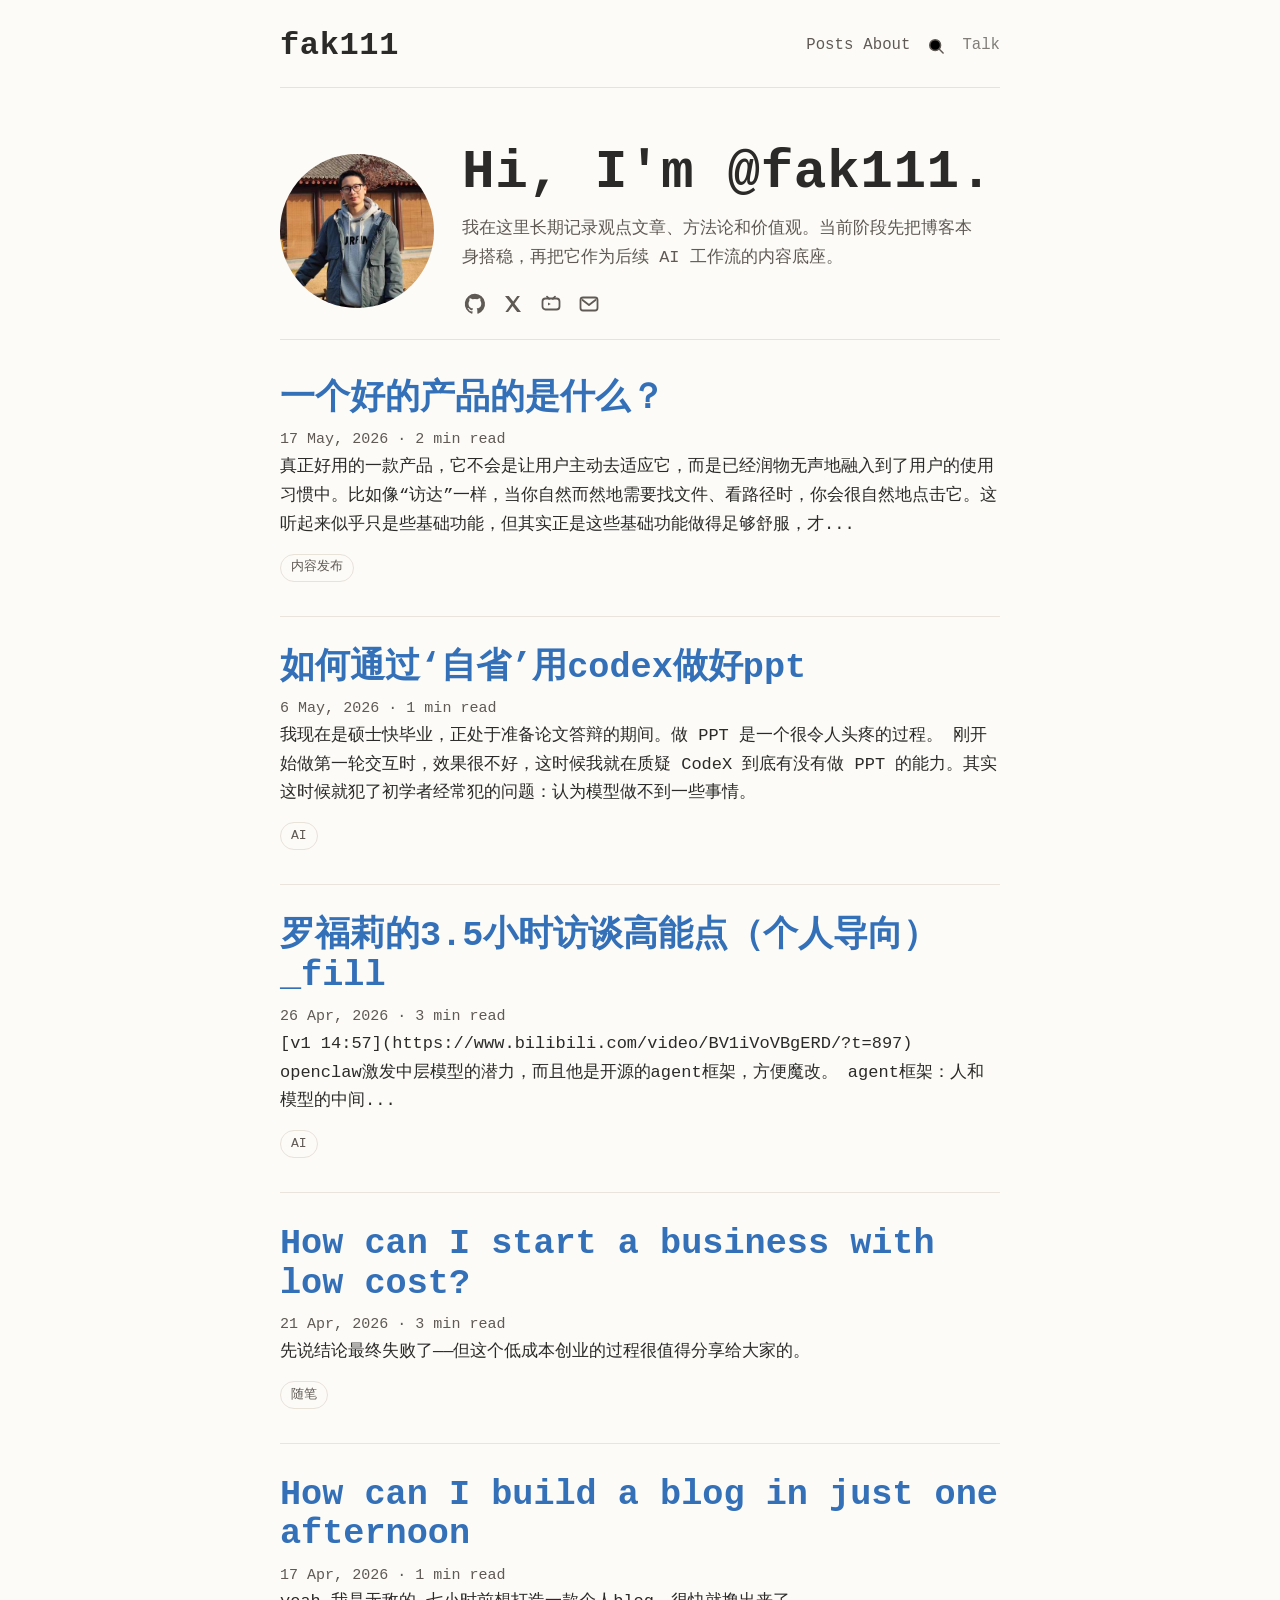
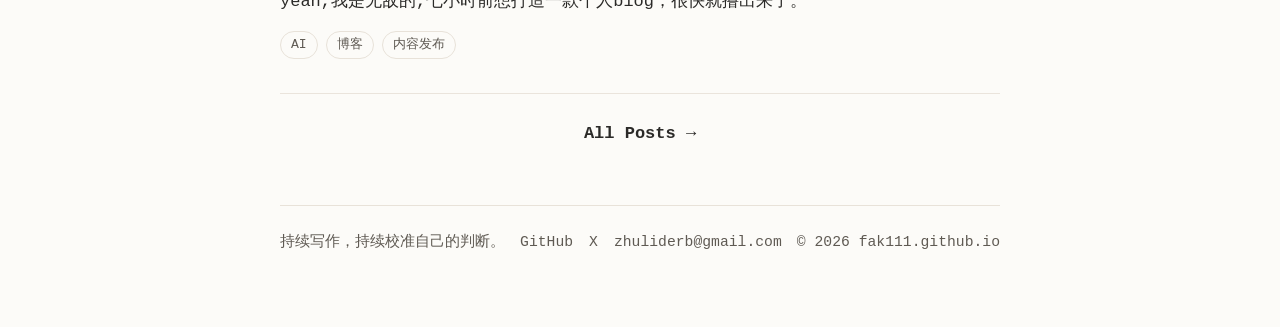
<file: index.html>
<!DOCTYPE html>
<html lang="zh-CN">

<head>
  <meta charset="UTF-8">
  <meta name="viewport" content="width=device-width, initial-scale=1.0">
  <title>fak111 | 观点、方法与价值观</title>
  <meta name="description" content="fak111 的个人博客，长期输出观点文章、方法论和价值观，并为后续 AI 集成打基础。">
  <link rel="stylesheet" href="/assets/styles.css?v=20260417-article-polish">
  <link rel="icon" href="/images/profile.jpg">
</head>

<body data-page="home">
  <div class="page-shell">
    <header class="site-header">
      <div class="site-header__inner">
        <a class="site-brand" href="/">fak111</a>
        <div class="site-header__actions">
          <button class="site-header__toggle" type="button" data-menu-toggle aria-expanded="false"
            aria-controls="site-nav" aria-label="Open Menu">
            <svg class="menu-icon" viewBox="0 0 24 24" aria-hidden="true">
              <path d="M4 7h16M4 12h16M4 17h16" stroke-width="1.8" stroke-linecap="round"></path>
            </svg>
            <svg class="close-icon hidden" viewBox="0 0 24 24" aria-hidden="true">
              <path d="M6 6l12 12M18 6L6 18" stroke-width="1.8" stroke-linecap="round"></path>
            </svg>
            <span class="sr-only">Open Menu</span>
          </button>
          <nav class="site-nav" id="site-nav" data-site-nav>
            <a href="/post/">Posts</a>
            <a href="/about/">About</a>
            <a class="nav-icon" href="/search/" aria-label="Search">
              <svg viewBox="0 0 24 24" aria-hidden="true">
                <circle cx="11" cy="11" r="6.5" stroke-width="1.8"></circle>
                <path d="M16 16l4.5 4.5" stroke-width="1.8" stroke-linecap="round"></path>
              </svg>
            </a>
            <a class="site-nav__muted" href="/talk/">Talk</a>
          </nav>
        </div>
      </div>
    </header>

    <main>
      <section class="profile-card">
        <img src="/images/profile.jpg" alt="fak111 头像" class="profile-card__avatar">
        <div>
          <h1>Hi, I&apos;m @fak111.</h1>
          <p>我在这里长期记录观点文章、方法论和价值观。当前阶段先把博客本身搭稳，再把它作为后续 AI 工作流的内容底座。</p>
          <div class="social-links">
            <a href="https://github.com/fak111" target="_blank" rel="noreferrer" aria-label="GitHub">
              <svg viewBox="0 0 24 24" aria-hidden="true">
                <path
                  d="M12 1.8a10.2 10.2 0 0 0-3.22 19.88c.5.09.69-.21.69-.48v-1.9c-2.8.61-3.39-1.19-3.39-1.19-.46-1.16-1.11-1.47-1.11-1.47-.91-.62.07-.61.07-.61 1 .08 1.53 1.03 1.53 1.03.9 1.54 2.35 1.1 2.92.84.09-.66.35-1.11.64-1.37-2.24-.25-4.6-1.12-4.6-4.98 0-1.1.39-1.99 1.03-2.69-.11-.25-.45-1.27.1-2.65 0 0 .84-.27 2.75 1.03a9.47 9.47 0 0 1 5 0c1.91-1.3 2.75-1.03 2.75-1.03.55 1.38.21 2.4.1 2.65.64.7 1.03 1.59 1.03 2.69 0 3.87-2.37 4.72-4.62 4.97.36.31.68.93.68 1.88v2.79c0 .27.18.58.7.48A10.2 10.2 0 0 0 12 1.8Z"
                  stroke="none" fill="currentColor"></path>
              </svg>
            </a>
            <a href="https://x.com/DerbZhuli0411" target="_blank" rel="noreferrer" aria-label="X">
              <svg viewBox="0 0 24 24" aria-hidden="true">
                <path d="M4 4l6.2 7.85L4.4 20h2.7l4.4-6.1L16.2 20H20l-6.5-8.27L18.9 4h-2.7l-3.98 5.51L7.8 4H4Z"
                  stroke="none" fill="currentColor"></path>
              </svg>
            </a>
            <a href="https://space.bilibili.com/1617153613/lists" target="_blank" rel="noreferrer"
              aria-label="Bilibili">
              <svg viewBox="0 0 24 24" aria-hidden="true">
                <rect x="3.5" y="6.5" width="17" height="11" rx="3" stroke-width="1.8"></rect>
                <path d="M9 10.4v3.2l2.8-1.6L9 10.4Z" stroke="none" fill="currentColor"></path>
                <path d="M8 4.6l2.2 2.2M16 4.6l-2.2 2.2" stroke-width="1.8" stroke-linecap="round"></path>
              </svg>
            </a>
            <a href="mailto:zhuliderb@gmail.com" aria-label="Email">
              <svg viewBox="0 0 24 24" aria-hidden="true">
                <rect x="3.5" y="5.5" width="17" height="13" rx="2.5" stroke-width="1.8"></rect>
                <path d="M5.5 8l6.5 5 6.5-5" stroke-width="1.8" stroke-linecap="round" stroke-linejoin="round"></path>
              </svg>
            </a>
          </div>
        </div>
      </section>

      <section class="post-list" aria-label="Latest posts">
        <article class="post-teaser">
          <h2><a href="/post/post-5780f789/">一个好的产品的是什么？</a></h2>
          <p class="post-meta"><time datetime="2026-05-17">17 May, 2026</time> · 2 min read</p>
          <p>真正好用的一款产品，它不会是让用户主动去适应它，而是已经润物无声地融入到了用户的使用习惯中。比如像“访达”一样，当你自然而然地需要找文件、看路径时，你会很自然地点击它。这听起来似乎只是些基础功能，但其实正是这些基础功能做得足够舒服，才...</p>
          <div class="tag-list">
            <span class="tag">内容发布</span>
          </div>
        </article>
        <article class="post-teaser">
          <h2><a href="/post/codex-ppt/">如何通过‘自省’用codex做好ppt</a></h2>
          <p class="post-meta"><time datetime="2026-05-06">6 May, 2026</time> · 1 min read</p>
          <p>我现在是硕士快毕业，正处于准备论文答辩的期间。做 PPT 是一个很令人头疼的过程。 刚开始做第一轮交互时，效果很不好，这时候我就在质疑 CodeX 到底有没有做 PPT 的能力。其实这时候就犯了初学者经常犯的问题：认为模型做不到一些事情。</p>
          <div class="tag-list">
            <span class="tag">AI</span>
          </div>
        </article>
        <article class="post-teaser">
          <h2><a href="/post/3-5-fill/">罗福莉的3.5小时访谈高能点（个人导向）_fill</a></h2>
          <p class="post-meta"><time datetime="2026-04-26">26 Apr, 2026</time> · 3 min read</p>
          <p>[v1 14:57](https://www.bilibili.com/video/BV1iVoVBgERD/?t=897) openclaw激发中层模型的潜力，而且他是开源的agent框架，方便魔改。 agent框架：人和模型的中间...</p>
          <div class="tag-list">
            <span class="tag">AI</span>
          </div>
        </article>
        <article class="post-teaser">
          <h2><a href="/post/how-can-i-start-a-business-with-low-cost/">How can I start a business with low cost?</a></h2>
          <p class="post-meta"><time datetime="2026-04-21">21 Apr, 2026</time> · 3 min read</p>
          <p>先说结论最终失败了——但这个低成本创业的过程很值得分享给大家的。</p>
          <div class="tag-list">
            <span class="tag">随笔</span>
          </div>
        </article>
        <article class="post-teaser">
          <h2><a href="/post/how-can-i-build-a-blog-in-just-one-afternoon/">How can I build a blog in just one afternoon</a></h2>
          <p class="post-meta"><time datetime="2026-04-17">17 Apr, 2026</time> · 1 min read</p>
          <p>yeah,我是无敌的,七小时前想打造一款个人blog，很快就撸出来了。</p>
          <div class="tag-list">
            <span class="tag">AI</span>
            <span class="tag">博客</span>
            <span class="tag">内容发布</span>
          </div>
        </article>
        <p class="post-list__more"><a href="/post/">All Posts →</a></p>
      </section>
    </main>

    <footer class="site-footer">
      <p>持续写作，持续校准自己的判断。</p>
      <div class="site-footer__links">
        <a href="https://github.com/fak111" target="_blank" rel="noreferrer">GitHub</a>
        <a href="https://x.com/DerbZhuli0411" target="_blank" rel="noreferrer">X</a>
        <a href="mailto:zhuliderb@gmail.com">zhuliderb@gmail.com</a>
      </div>
      <p>© <span data-current-year></span> fak111.github.io</p>
    </footer>
  </div>

  <script type="module" src="/assets/site.mjs"></script>
</body>

</html>
</file>
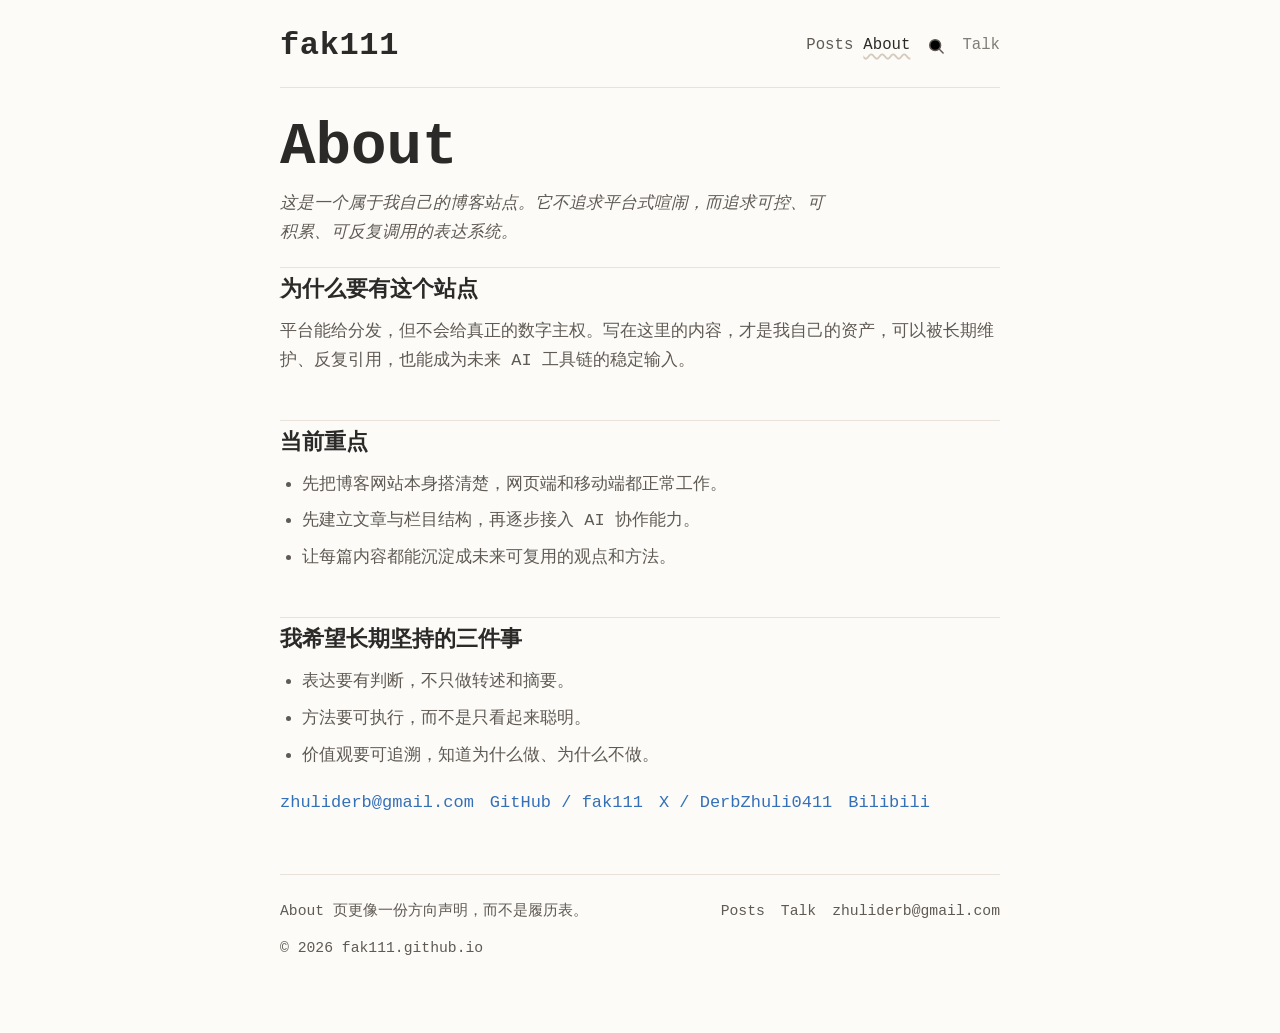
<file: about/index.html>
<!DOCTYPE html>
<html lang="zh-CN">

<head>
  <meta charset="UTF-8">
  <meta name="viewport" content="width=device-width, initial-scale=1.0">
  <title>About | fak111</title>
  <meta name="description" content="关于 fak111：写作方向、当前关注点，以及这个博客为什么存在。">
  <link rel="stylesheet" href="/assets/styles.css?v=20260417-article-polish">
  <link rel="icon" href="/images/profile.jpg">
</head>

<body data-page="about">
  <div class="page-shell">
    <header class="site-header">
      <div class="site-header__inner">
        <a class="site-brand" href="/">fak111</a>
        <div class="site-header__actions">
          <button class="site-header__toggle" type="button" data-menu-toggle aria-expanded="false"
            aria-controls="site-nav" aria-label="Open Menu">
            <svg class="menu-icon" viewBox="0 0 24 24" aria-hidden="true">
              <path d="M4 7h16M4 12h16M4 17h16" stroke-width="1.8" stroke-linecap="round"></path>
            </svg>
            <svg class="close-icon hidden" viewBox="0 0 24 24" aria-hidden="true">
              <path d="M6 6l12 12M18 6L6 18" stroke-width="1.8" stroke-linecap="round"></path>
            </svg>
            <span class="sr-only">Open Menu</span>
          </button>
          <nav class="site-nav" id="site-nav" data-site-nav>
            <a href="/post/">Posts</a>
            <a href="/about/">About</a>
            <a class="nav-icon" href="/search/" aria-label="Search">
              <svg viewBox="0 0 24 24" aria-hidden="true">
                <circle cx="11" cy="11" r="6.5" stroke-width="1.8"></circle>
                <path d="M16 16l4.5 4.5" stroke-width="1.8" stroke-linecap="round"></path>
              </svg>
            </a>
            <a class="site-nav__muted" href="/talk/">Talk</a>
          </nav>
        </div>
      </div>
    </header>

    <main>
      <section class="page-intro">
        <h1>About</h1>
        <p>这是一个属于我自己的博客站点。它不追求平台式喧闹，而追求可控、可积累、可反复调用的表达系统。</p>
      </section>

      <section class="prose-section">
        <h2>为什么要有这个站点</h2>
        <p>平台能给分发，但不会给真正的数字主权。写在这里的内容，才是我自己的资产，可以被长期维护、反复引用，也能成为未来 AI 工具链的稳定输入。</p>
      </section>

      <section class="prose-section">
        <h2>当前重点</h2>
        <ul class="simple-list">
          <li>先把博客网站本身搭清楚，网页端和移动端都正常工作。</li>
          <li>先建立文章与栏目结构，再逐步接入 AI 协作能力。</li>
          <li>让每篇内容都能沉淀成未来可复用的观点和方法。</li>
        </ul>
      </section>

      <section class="prose-section">
        <h2>我希望长期坚持的三件事</h2>
        <ul class="simple-list">
          <li>表达要有判断，不只做转述和摘要。</li>
          <li>方法要可执行，而不是只看起来聪明。</li>
          <li>价值观要可追溯，知道为什么做、为什么不做。</li>
        </ul>
        <div class="contact-links">
          <a href="mailto:zhuliderb@gmail.com">zhuliderb@gmail.com</a>
          <a href="https://github.com/fak111" target="_blank" rel="noreferrer">GitHub / fak111</a>
          <a href="https://x.com/DerbZhuli0411" target="_blank" rel="noreferrer">X / DerbZhuli0411</a>
          <a href="https://space.bilibili.com/1617153613/lists" target="_blank" rel="noreferrer">Bilibili</a>
        </div>
      </section>
    </main>

    <footer class="site-footer">
      <p>About 页更像一份方向声明，而不是履历表。</p>
      <div class="site-footer__links">
        <a href="/post/">Posts</a>
        <a href="/talk/">Talk</a>
        <a href="mailto:zhuliderb@gmail.com">zhuliderb@gmail.com</a>
      </div>
      <p>© <span data-current-year></span> fak111.github.io</p>
    </footer>
  </div>

  <script type="module" src="/assets/site.mjs"></script>
</body>

</html>
</file>
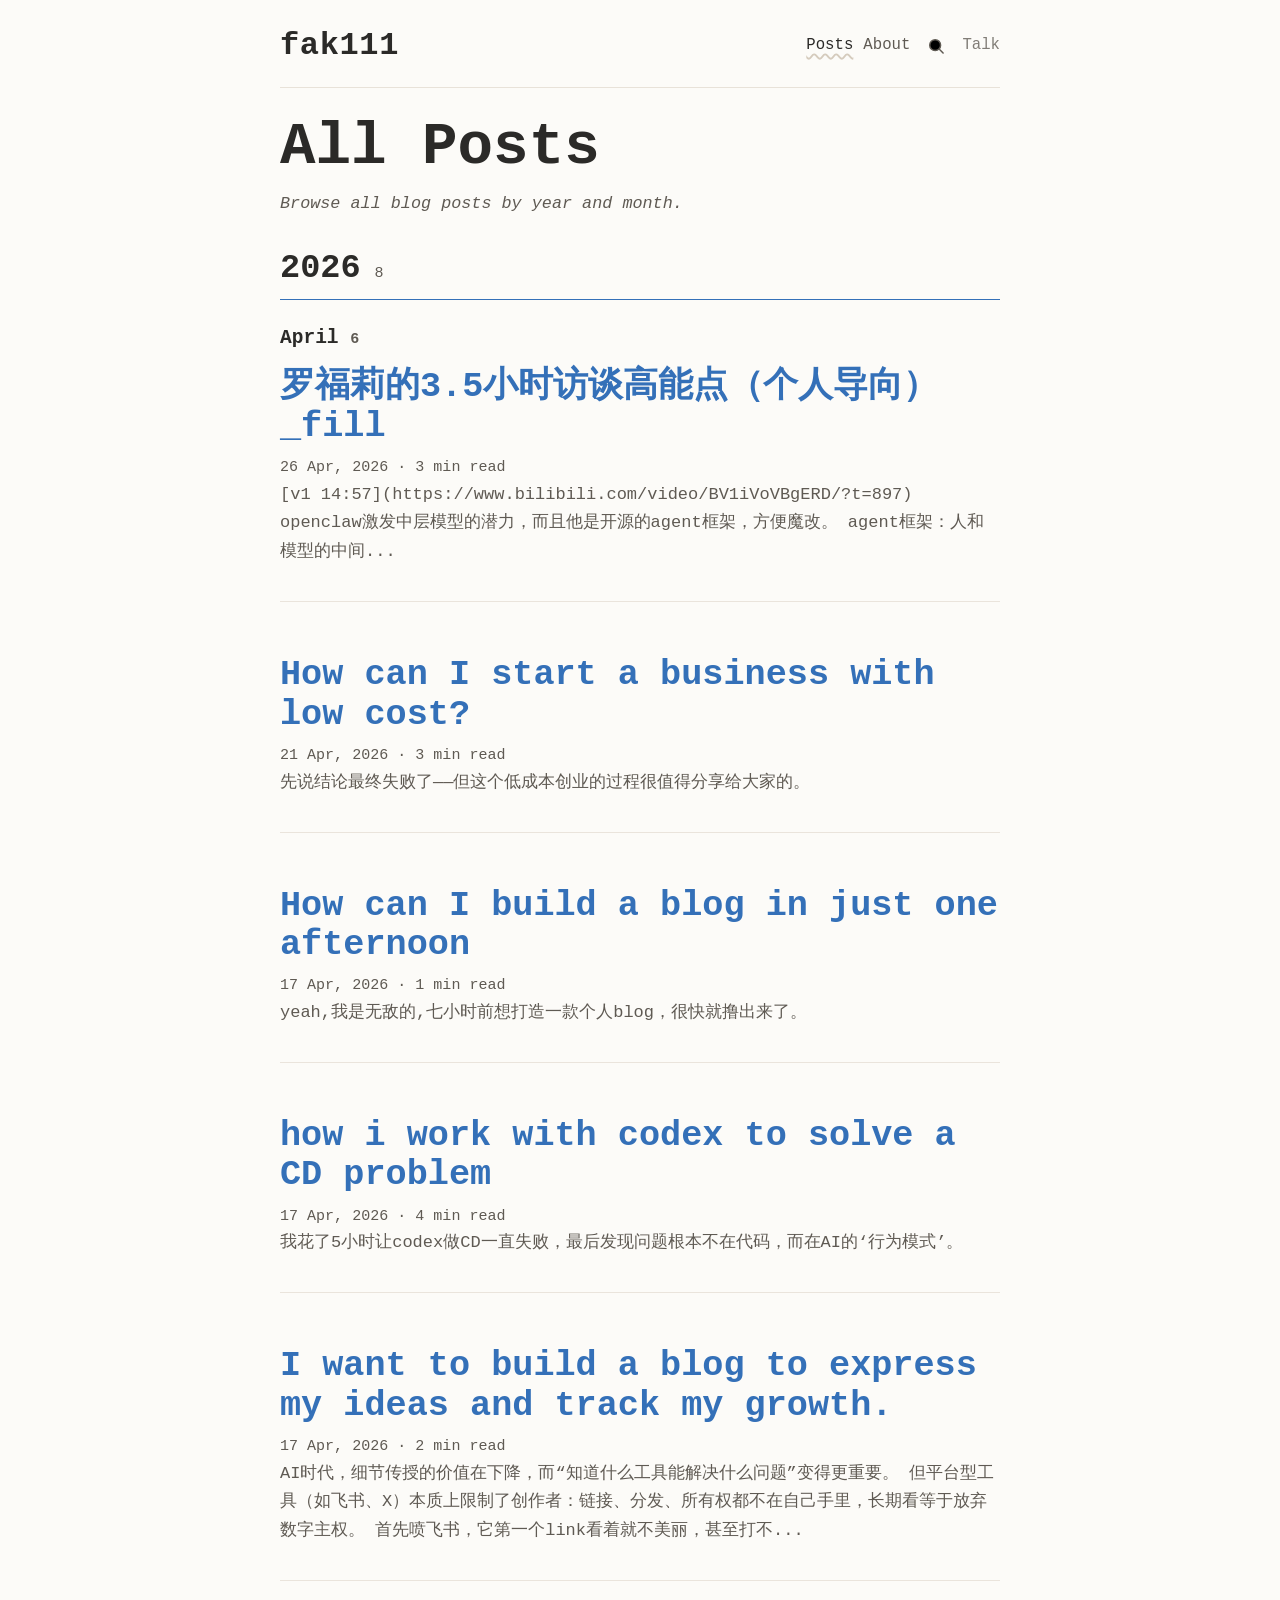
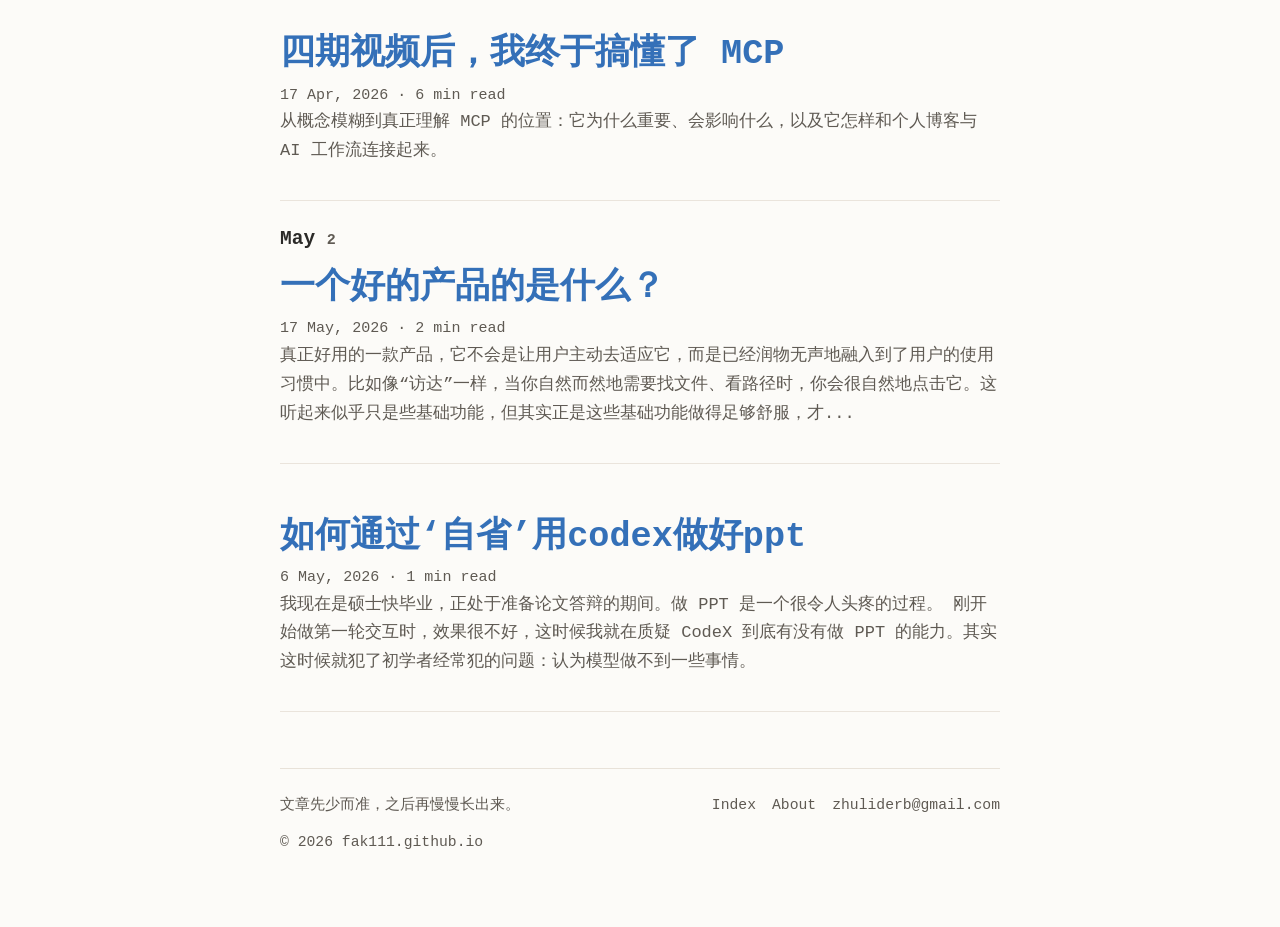
<file: post/index.html>
<!DOCTYPE html>
<html lang="zh-CN">

<head>
  <meta charset="UTF-8">
  <meta name="viewport" content="width=device-width, initial-scale=1.0">
  <title>Posts | fak111</title>
  <meta name="description" content="fak111 的文章列表，包含观点文章、学习复盘和方法论记录。">
  <link rel="stylesheet" href="/assets/styles.css?v=20260417-article-polish">
  <link rel="icon" href="/images/profile.jpg">
</head>

<body data-page="post">
  <div class="page-shell">
    <header class="site-header">
      <div class="site-header__inner">
        <a class="site-brand" href="/">fak111</a>
        <div class="site-header__actions">
          <button class="site-header__toggle" type="button" data-menu-toggle aria-expanded="false"
            aria-controls="site-nav" aria-label="Open Menu">
            <svg class="menu-icon" viewBox="0 0 24 24" aria-hidden="true">
              <path d="M4 7h16M4 12h16M4 17h16" stroke-width="1.8" stroke-linecap="round"></path>
            </svg>
            <svg class="close-icon hidden" viewBox="0 0 24 24" aria-hidden="true">
              <path d="M6 6l12 12M18 6L6 18" stroke-width="1.8" stroke-linecap="round"></path>
            </svg>
            <span class="sr-only">Open Menu</span>
          </button>
          <nav class="site-nav" id="site-nav" data-site-nav>
            <a href="/post/">Posts</a>
            <a href="/about/">About</a>
            <a class="nav-icon" href="/search/" aria-label="Search">
              <svg viewBox="0 0 24 24" aria-hidden="true">
                <circle cx="11" cy="11" r="6.5" stroke-width="1.8"></circle>
                <path d="M16 16l4.5 4.5" stroke-width="1.8" stroke-linecap="round"></path>
              </svg>
            </a>
            <a class="site-nav__muted" href="/talk/">Talk</a>
          </nav>
        </div>
      </div>
    </header>

    <main>
      <section class="page-intro">
        <h1>All Posts</h1>
        <p>Browse all blog posts by year and month.</p>
      </section>

      <section class="archive-group">
        <div class="archive-group__header">
          <h2>2026</h2>
          <span class="archive-count">8</span>
        </div>

        <section class="archive-month">
          <h3>April <span class="archive-count">6</span></h3>
          <div class="archive-month__list">
            <article class="post-teaser">
              <h2><a href="/post/3-5-fill/">罗福莉的3.5小时访谈高能点（个人导向）_fill</a></h2>
              <p class="post-meta"><time datetime="2026-04-26">26 Apr, 2026</time> · 3 min read</p>
              <p>[v1 14:57](https://www.bilibili.com/video/BV1iVoVBgERD/?t=897) openclaw激发中层模型的潜力，而且他是开源的agent框架，方便魔改。 agent框架：人和模型的中间...</p>
            </article>
            <article class="post-teaser">
              <h2><a href="/post/how-can-i-start-a-business-with-low-cost/">How can I start a business with low cost?</a></h2>
              <p class="post-meta"><time datetime="2026-04-21">21 Apr, 2026</time> · 3 min read</p>
              <p>先说结论最终失败了——但这个低成本创业的过程很值得分享给大家的。</p>
            </article>
            <article class="post-teaser">
              <h2><a href="/post/how-can-i-build-a-blog-in-just-one-afternoon/">How can I build a blog in just one afternoon</a></h2>
              <p class="post-meta"><time datetime="2026-04-17">17 Apr, 2026</time> · 1 min read</p>
              <p>yeah,我是无敌的,七小时前想打造一款个人blog，很快就撸出来了。</p>
            </article>
            <article class="post-teaser">
              <h2><a href="/post/how-i-work-with-codex-to-solve-a-cd-problem/">how i work with codex to solve a CD problem</a></h2>
              <p class="post-meta"><time datetime="2026-04-17">17 Apr, 2026</time> · 4 min read</p>
              <p>我花了5小时让codex做CD一直失败，最后发现问题根本不在代码，而在AI的‘行为模式’。</p>
            </article>
            <article class="post-teaser">
              <h2><a href="/post/i-want-to-build-a-blog-to-express-my-ideas-and-track-my-growth/">I want to build a blog to express my ideas and track my growth.</a></h2>
              <p class="post-meta"><time datetime="2026-04-17">17 Apr, 2026</time> · 2 min read</p>
              <p>AI时代，细节传授的价值在下降，而“知道什么工具能解决什么问题”变得更重要。 但平台型工具（如飞书、X）本质上限制了创作者：链接、分发、所有权都不在自己手里，长期看等于放弃数字主权。 首先喷飞书，它第一个link看着就不美丽，甚至打不...</p>
            </article>
            <article class="post-teaser">
              <h2><a href="/post/mcp-learning-journey/">四期视频后，我终于搞懂了 MCP</a></h2>
              <p class="post-meta"><time datetime="2026-04-17">17 Apr, 2026</time> · 6 min read</p>
              <p>从概念模糊到真正理解 MCP 的位置：它为什么重要、会影响什么，以及它怎样和个人博客与 AI 工作流连接起来。</p>
            </article>
          </div>
        </section>

        <section class="archive-month">
          <h3>May <span class="archive-count">2</span></h3>
          <div class="archive-month__list">
            <article class="post-teaser">
              <h2><a href="/post/post-5780f789/">一个好的产品的是什么？</a></h2>
              <p class="post-meta"><time datetime="2026-05-17">17 May, 2026</time> · 2 min read</p>
              <p>真正好用的一款产品，它不会是让用户主动去适应它，而是已经润物无声地融入到了用户的使用习惯中。比如像“访达”一样，当你自然而然地需要找文件、看路径时，你会很自然地点击它。这听起来似乎只是些基础功能，但其实正是这些基础功能做得足够舒服，才...</p>
            </article>
            <article class="post-teaser">
              <h2><a href="/post/codex-ppt/">如何通过‘自省’用codex做好ppt</a></h2>
              <p class="post-meta"><time datetime="2026-05-06">6 May, 2026</time> · 1 min read</p>
              <p>我现在是硕士快毕业，正处于准备论文答辩的期间。做 PPT 是一个很令人头疼的过程。 刚开始做第一轮交互时，效果很不好，这时候我就在质疑 CodeX 到底有没有做 PPT 的能力。其实这时候就犯了初学者经常犯的问题：认为模型做不到一些事情。</p>
            </article>
          </div>
        </section>
      </section>
    </main>

    <footer class="site-footer">
      <p>文章先少而准，之后再慢慢长出来。</p>
      <div class="site-footer__links">
        <a href="/">Index</a>
        <a href="/about/">About</a>
        <a href="mailto:zhuliderb@gmail.com">zhuliderb@gmail.com</a>
      </div>
      <p>© <span data-current-year></span> fak111.github.io</p>
    </footer>
  </div>

  <script type="module" src="/assets/site.mjs"></script>
</body>

</html>
</file>
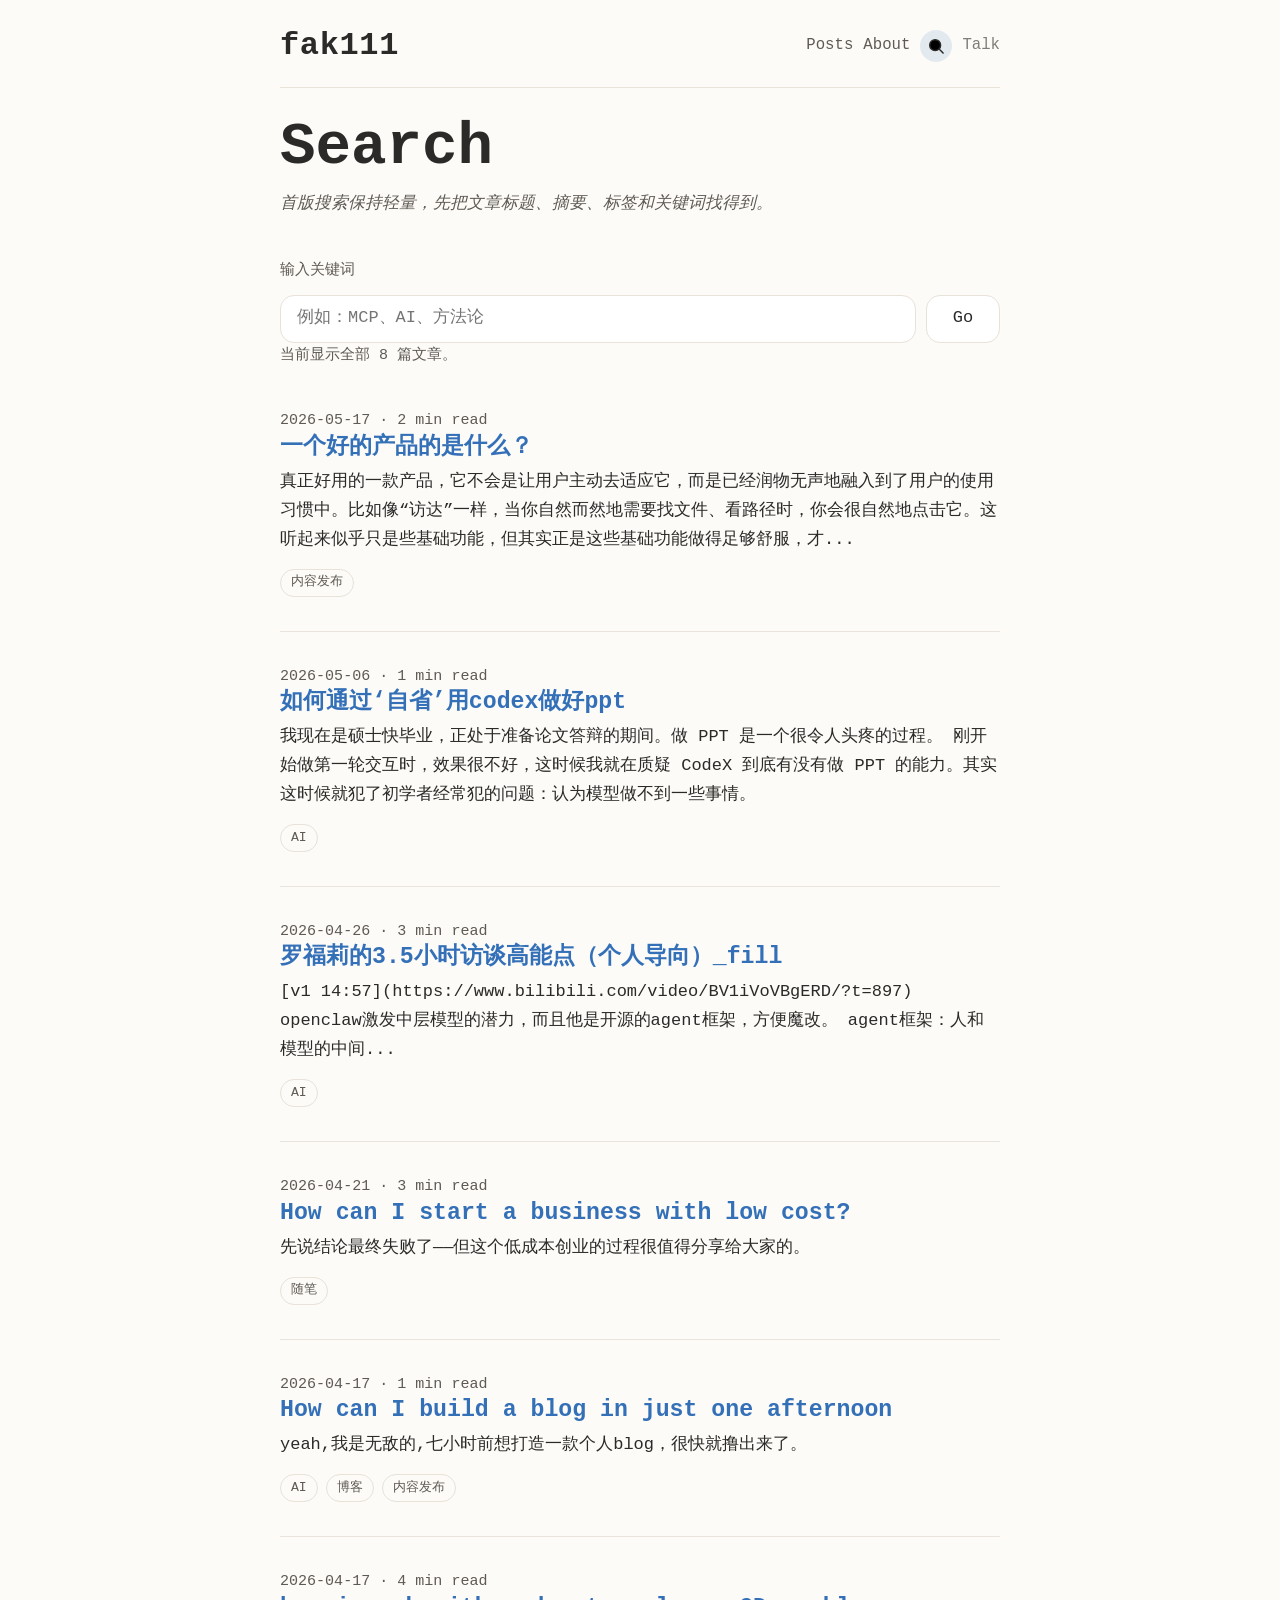
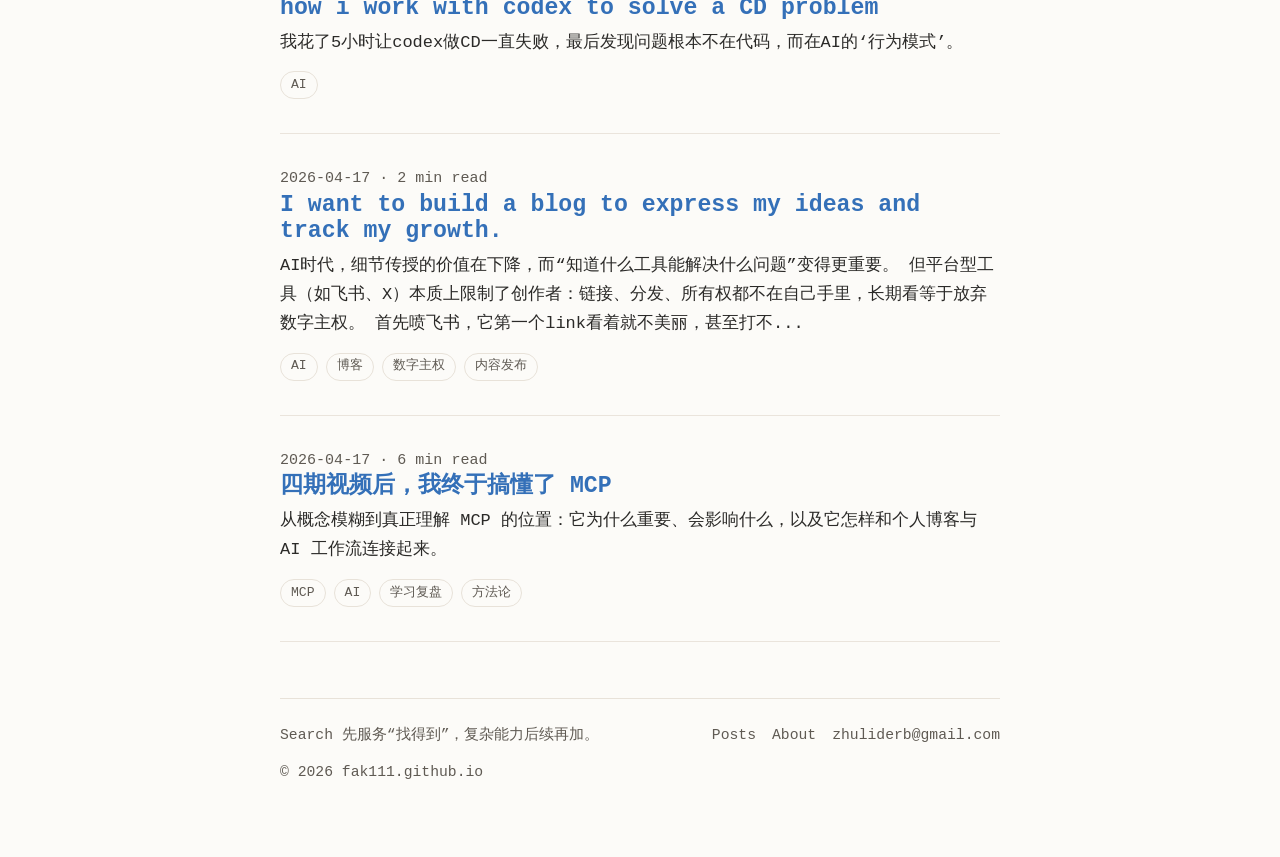
<file: search/index.html>
<!DOCTYPE html>
<html lang="zh-CN">

<head>
  <meta charset="UTF-8">
  <meta name="viewport" content="width=device-width, initial-scale=1.0">
  <title>Search | fak111</title>
  <meta name="description" content="搜索 fak111 博客中的文章与关键词。">
  <link rel="stylesheet" href="/assets/styles.css?v=20260417-article-polish">
  <link rel="icon" href="/images/profile.jpg">
</head>

<body data-page="search">
  <div class="page-shell">
    <header class="site-header">
      <div class="site-header__inner">
        <a class="site-brand" href="/">fak111</a>
        <div class="site-header__actions">
          <button class="site-header__toggle" type="button" data-menu-toggle aria-expanded="false"
            aria-controls="site-nav" aria-label="Open Menu">
            <svg class="menu-icon" viewBox="0 0 24 24" aria-hidden="true">
              <path d="M4 7h16M4 12h16M4 17h16" stroke-width="1.8" stroke-linecap="round"></path>
            </svg>
            <svg class="close-icon hidden" viewBox="0 0 24 24" aria-hidden="true">
              <path d="M6 6l12 12M18 6L6 18" stroke-width="1.8" stroke-linecap="round"></path>
            </svg>
            <span class="sr-only">Open Menu</span>
          </button>
          <nav class="site-nav" id="site-nav" data-site-nav>
            <a href="/post/">Posts</a>
            <a href="/about/">About</a>
            <a class="nav-icon" href="/search/" aria-label="Search">
              <svg viewBox="0 0 24 24" aria-hidden="true">
                <circle cx="11" cy="11" r="6.5" stroke-width="1.8"></circle>
                <path d="M16 16l4.5 4.5" stroke-width="1.8" stroke-linecap="round"></path>
              </svg>
            </a>
            <a class="site-nav__muted" href="/talk/">Talk</a>
          </nav>
        </div>
      </div>
    </header>

    <main>
      <section class="page-intro">
        <h1>Search</h1>
        <p>首版搜索保持轻量，先把文章标题、摘要、标签和关键词找得到。</p>
      </section>

      <section class="search-shell">
        <form class="search-form" data-search-form>
          <label class="search-form__label" for="search-input">输入关键词</label>
          <div class="search-form__row">
            <input id="search-input" class="search-form__input" data-search-input type="search" name="q"
              placeholder="例如：MCP、AI、方法论">
            <button class="search-form__button" type="submit">Go</button>
          </div>
        </form>
        <p class="search-meta" data-search-meta>当前显示全部文章。</p>
        <div class="search-results" data-search-results></div>
      </section>
    </main>

    <footer class="site-footer">
      <p>Search 先服务“找得到”，复杂能力后续再加。</p>
      <div class="site-footer__links">
        <a href="/post/">Posts</a>
        <a href="/about/">About</a>
        <a href="mailto:zhuliderb@gmail.com">zhuliderb@gmail.com</a>
      </div>
      <p>© <span data-current-year></span> fak111.github.io</p>
    </footer>
  </div>

  <script type="module" src="/assets/site.mjs"></script>
  <script type="module" src="/assets/search.mjs"></script>
</body>

</html>
</file>
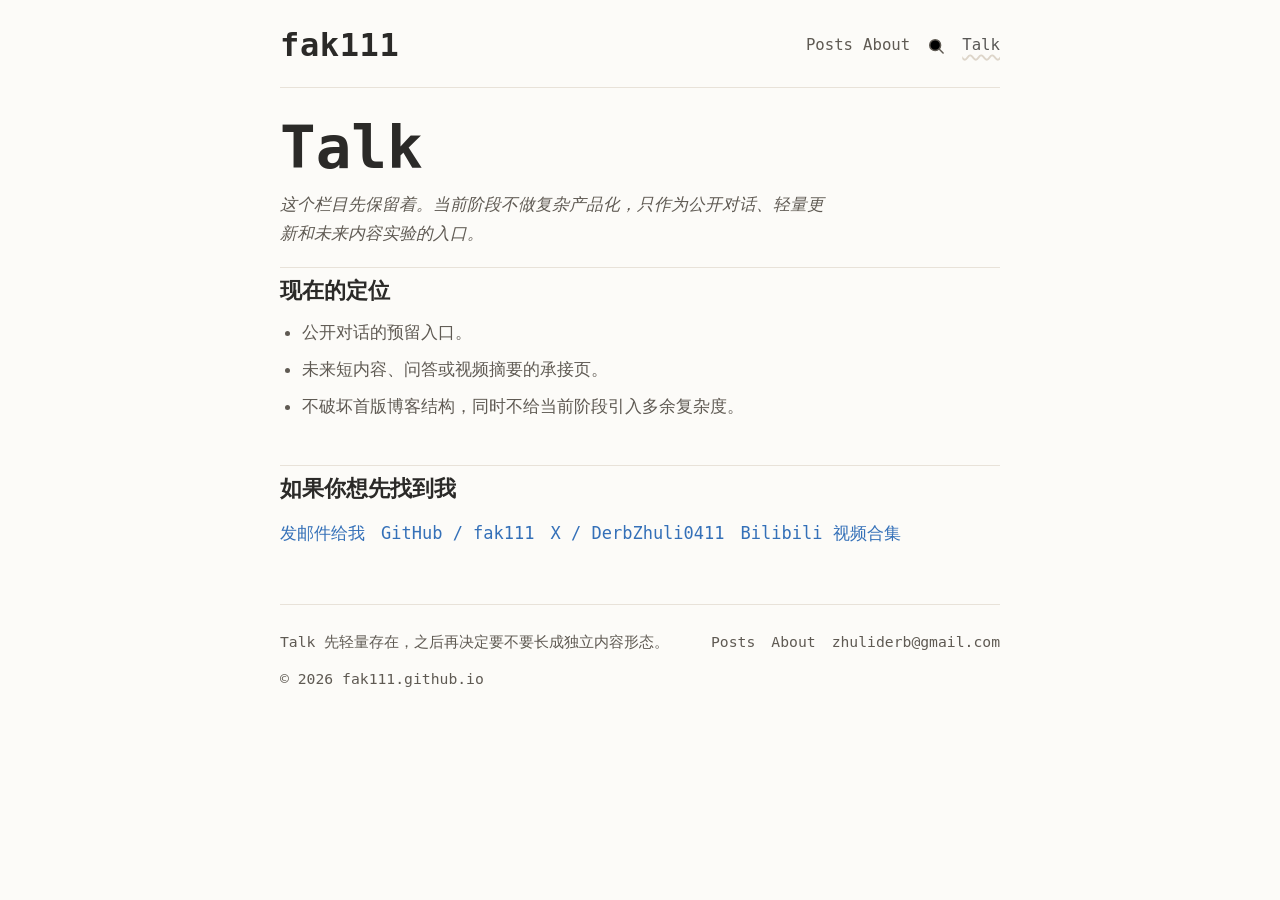
<file: talk/index.html>
<!DOCTYPE html>
<html lang="zh-CN">

<head>
  <meta charset="UTF-8">
  <meta name="viewport" content="width=device-width, initial-scale=1.0">
  <title>Talk | fak111</title>
  <meta name="description" content="Talk 栏目：保留给公开对话、轻量更新和未来的内容实验。">
  <link rel="stylesheet" href="/assets/styles.css?v=20260417-article-polish">
  <link rel="icon" href="/images/profile.jpg">
</head>

<body data-page="talk">
  <div class="page-shell">
    <header class="site-header">
      <div class="site-header__inner">
        <a class="site-brand" href="/">fak111</a>
        <div class="site-header__actions">
          <button class="site-header__toggle" type="button" data-menu-toggle aria-expanded="false"
            aria-controls="site-nav" aria-label="Open Menu">
            <svg class="menu-icon" viewBox="0 0 24 24" aria-hidden="true">
              <path d="M4 7h16M4 12h16M4 17h16" stroke-width="1.8" stroke-linecap="round"></path>
            </svg>
            <svg class="close-icon hidden" viewBox="0 0 24 24" aria-hidden="true">
              <path d="M6 6l12 12M18 6L6 18" stroke-width="1.8" stroke-linecap="round"></path>
            </svg>
            <span class="sr-only">Open Menu</span>
          </button>
          <nav class="site-nav" id="site-nav" data-site-nav>
            <a href="/post/">Posts</a>
            <a href="/about/">About</a>
            <a class="nav-icon" href="/search/" aria-label="Search">
              <svg viewBox="0 0 24 24" aria-hidden="true">
                <circle cx="11" cy="11" r="6.5" stroke-width="1.8"></circle>
                <path d="M16 16l4.5 4.5" stroke-width="1.8" stroke-linecap="round"></path>
              </svg>
            </a>
            <a class="site-nav__muted" href="/talk/">Talk</a>
          </nav>
        </div>
      </div>
    </header>

    <main>
      <section class="page-intro">
        <h1>Talk</h1>
        <p>这个栏目先保留着。当前阶段不做复杂产品化，只作为公开对话、轻量更新和未来内容实验的入口。</p>
      </section>

      <section class="prose-section">
        <h2>现在的定位</h2>
        <ul class="simple-list">
          <li>公开对话的预留入口。</li>
          <li>未来短内容、问答或视频摘要的承接页。</li>
          <li>不破坏首版博客结构，同时不给当前阶段引入多余复杂度。</li>
        </ul>
      </section>

      <section class="prose-section">
        <h2>如果你想先找到我</h2>
        <div class="contact-links">
          <a href="mailto:zhuliderb@gmail.com">发邮件给我</a>
          <a href="https://github.com/fak111" target="_blank" rel="noreferrer">GitHub / fak111</a>
          <a href="https://x.com/DerbZhuli0411" target="_blank" rel="noreferrer">X / DerbZhuli0411</a>
          <a href="https://space.bilibili.com/1617153613/lists" target="_blank" rel="noreferrer">Bilibili 视频合集</a>
        </div>
      </section>
    </main>

    <footer class="site-footer">
      <p>Talk 先轻量存在，之后再决定要不要长成独立内容形态。</p>
      <div class="site-footer__links">
        <a href="/post/">Posts</a>
        <a href="/about/">About</a>
        <a href="mailto:zhuliderb@gmail.com">zhuliderb@gmail.com</a>
      </div>
      <p>© <span data-current-year></span> fak111.github.io</p>
    </footer>
  </div>

  <script type="module" src="/assets/site.mjs"></script>
</body>

</html>
</file>
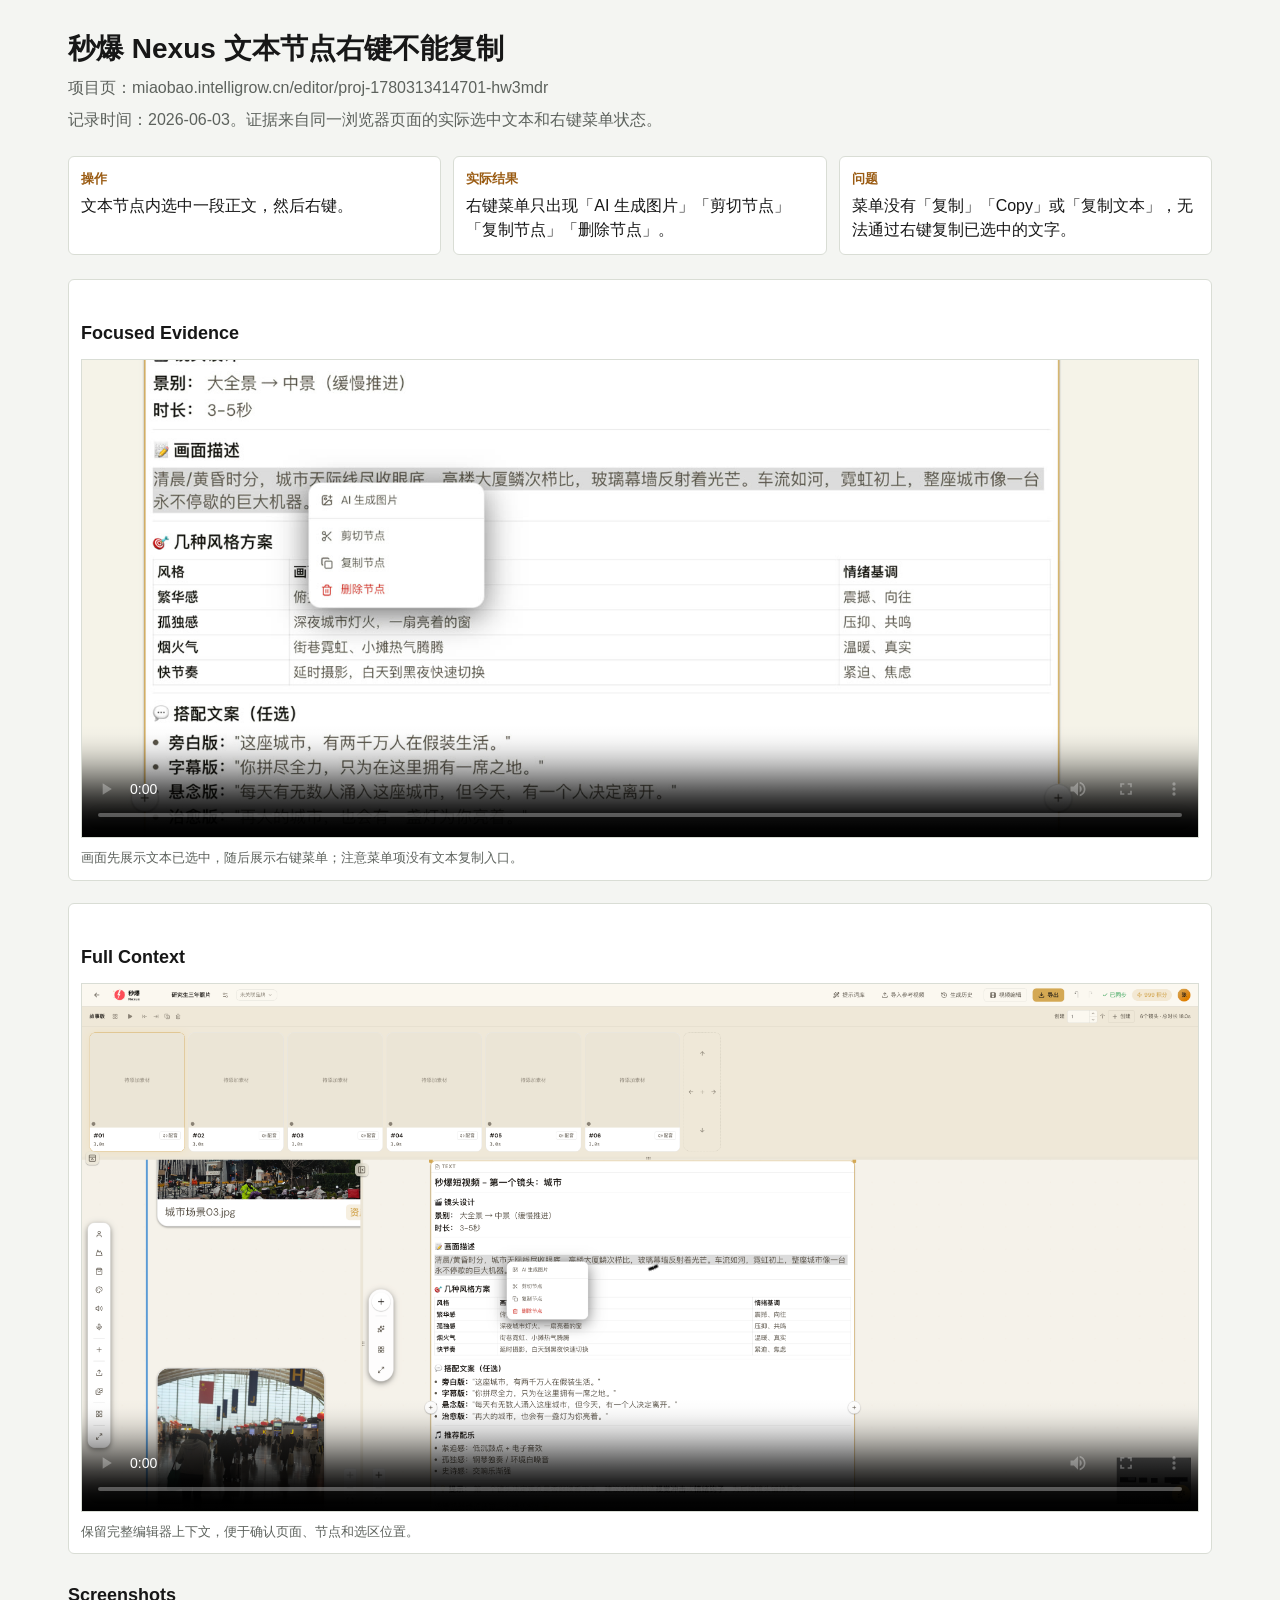
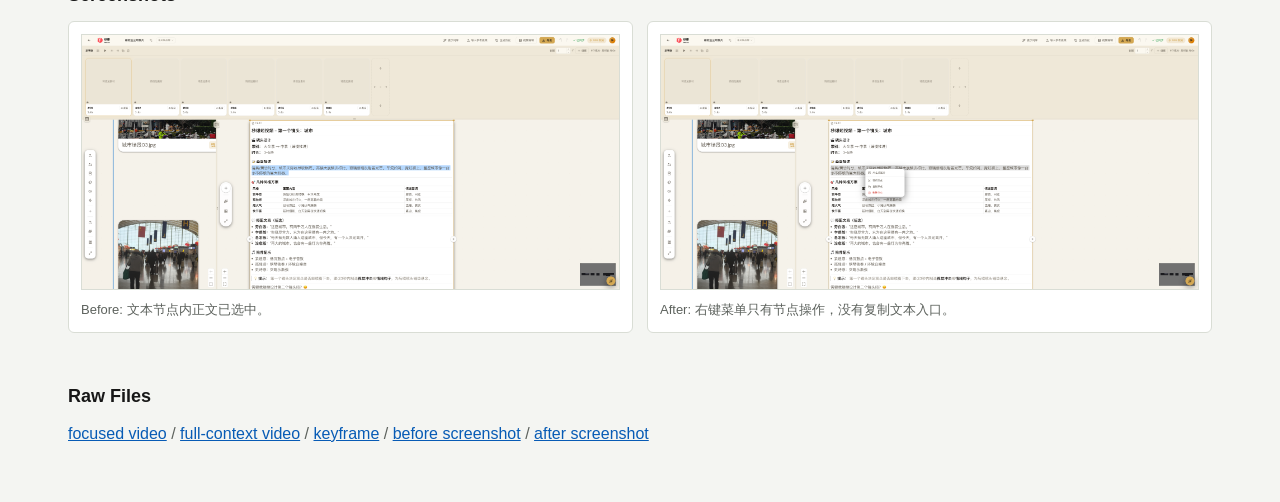
<file: evidence/miaobao-text-copy-context-menu-20260603/index.html>
<!doctype html>
<html lang="zh-CN">
<head>
  <meta charset="utf-8">
  <meta name="viewport" content="width=device-width, initial-scale=1.0">
  <title>秒爆 Nexus 文本节点右键不能复制</title>
  <style>
    :root {
      color-scheme: light;
      --bg: #f4f5f2;
      --ink: #171717;
      --muted: #5d625d;
      --line: #d9ddd5;
      --panel: #ffffff;
      --accent: #9a5b12;
    }

    * {
      box-sizing: border-box;
    }

    body {
      margin: 0;
      background: var(--bg);
      color: var(--ink);
      font-family: -apple-system, BlinkMacSystemFont, "Segoe UI", sans-serif;
      line-height: 1.5;
    }

    main {
      max-width: 1180px;
      margin: 0 auto;
      padding: 32px 18px 48px;
    }

    header {
      margin-bottom: 24px;
    }

    h1 {
      margin: 0 0 10px;
      font-size: 28px;
      line-height: 1.2;
      letter-spacing: 0;
    }

    h2 {
      margin: 28px 0 12px;
      font-size: 18px;
      letter-spacing: 0;
    }

    p {
      margin: 8px 0;
      color: var(--muted);
    }

    .summary {
      display: grid;
      grid-template-columns: repeat(3, minmax(0, 1fr));
      gap: 12px;
      margin: 18px 0 24px;
    }

    .fact {
      background: var(--panel);
      border: 1px solid var(--line);
      border-radius: 6px;
      padding: 12px;
      min-height: 92px;
    }

    .fact strong {
      display: block;
      margin-bottom: 6px;
      color: var(--accent);
      font-size: 13px;
    }

    video,
    img {
      display: block;
      width: 100%;
      border: 1px solid var(--line);
      background: #000;
    }

    .media {
      margin: 0 0 22px;
      background: var(--panel);
      border: 1px solid var(--line);
      border-radius: 6px;
      padding: 12px;
    }

    .media p {
      margin: 10px 0 0;
      font-size: 13px;
    }

    .shots {
      display: grid;
      grid-template-columns: repeat(2, minmax(0, 1fr));
      gap: 14px;
    }

    a {
      color: #075bb5;
    }

    @media (max-width: 760px) {
      main {
        padding: 22px 12px 36px;
      }

      h1 {
        font-size: 22px;
      }

      .summary,
      .shots {
        grid-template-columns: 1fr;
      }
    }
  </style>
</head>
<body>
  <main>
    <header>
      <h1>秒爆 Nexus 文本节点右键不能复制</h1>
      <p>项目页：miaobao.intelligrow.cn/editor/proj-1780313414701-hw3mdr</p>
      <p>记录时间：2026-06-03。证据来自同一浏览器页面的实际选中文本和右键菜单状态。</p>
    </header>

    <section class="summary" aria-label="复现结论">
      <div class="fact">
        <strong>操作</strong>
        文本节点内选中一段正文，然后右键。
      </div>
      <div class="fact">
        <strong>实际结果</strong>
        右键菜单只出现「AI 生成图片」「剪切节点」「复制节点」「删除节点」。
      </div>
      <div class="fact">
        <strong>问题</strong>
        菜单没有「复制」「Copy」或「复制文本」，无法通过右键复制已选中的文字。
      </div>
    </section>

    <section class="media">
      <h2>Focused Evidence</h2>
      <video controls preload="metadata" poster="keyframe.jpg">
        <source src="demo.mp4" type="video/mp4">
      </video>
      <p>画面先展示文本已选中，随后展示右键菜单；注意菜单项没有文本复制入口。</p>
    </section>

    <section class="media">
      <h2>Full Context</h2>
      <video controls preload="metadata" poster="after-menu.png">
        <source src="full-context.mp4" type="video/mp4">
      </video>
      <p>保留完整编辑器上下文，便于确认页面、节点和选区位置。</p>
    </section>

    <section>
      <h2>Screenshots</h2>
      <div class="shots">
        <figure class="media">
          <img src="before-selected.png" alt="文本节点内文字已选中，右键菜单尚未打开">
          <p>Before: 文本节点内正文已选中。</p>
        </figure>
        <figure class="media">
          <img src="after-menu.png" alt="选中文本后右键菜单显示节点操作，没有复制文本入口">
          <p>After: 右键菜单只有节点操作，没有复制文本入口。</p>
        </figure>
      </div>
    </section>

    <section>
      <h2>Raw Files</h2>
      <p>
        <a href="demo.mp4">focused video</a> /
        <a href="full-context.mp4">full-context video</a> /
        <a href="keyframe.jpg">keyframe</a> /
        <a href="before-selected.png">before screenshot</a> /
        <a href="after-menu.png">after screenshot</a>
      </p>
    </section>
  </main>
</body>
</html>
</file>
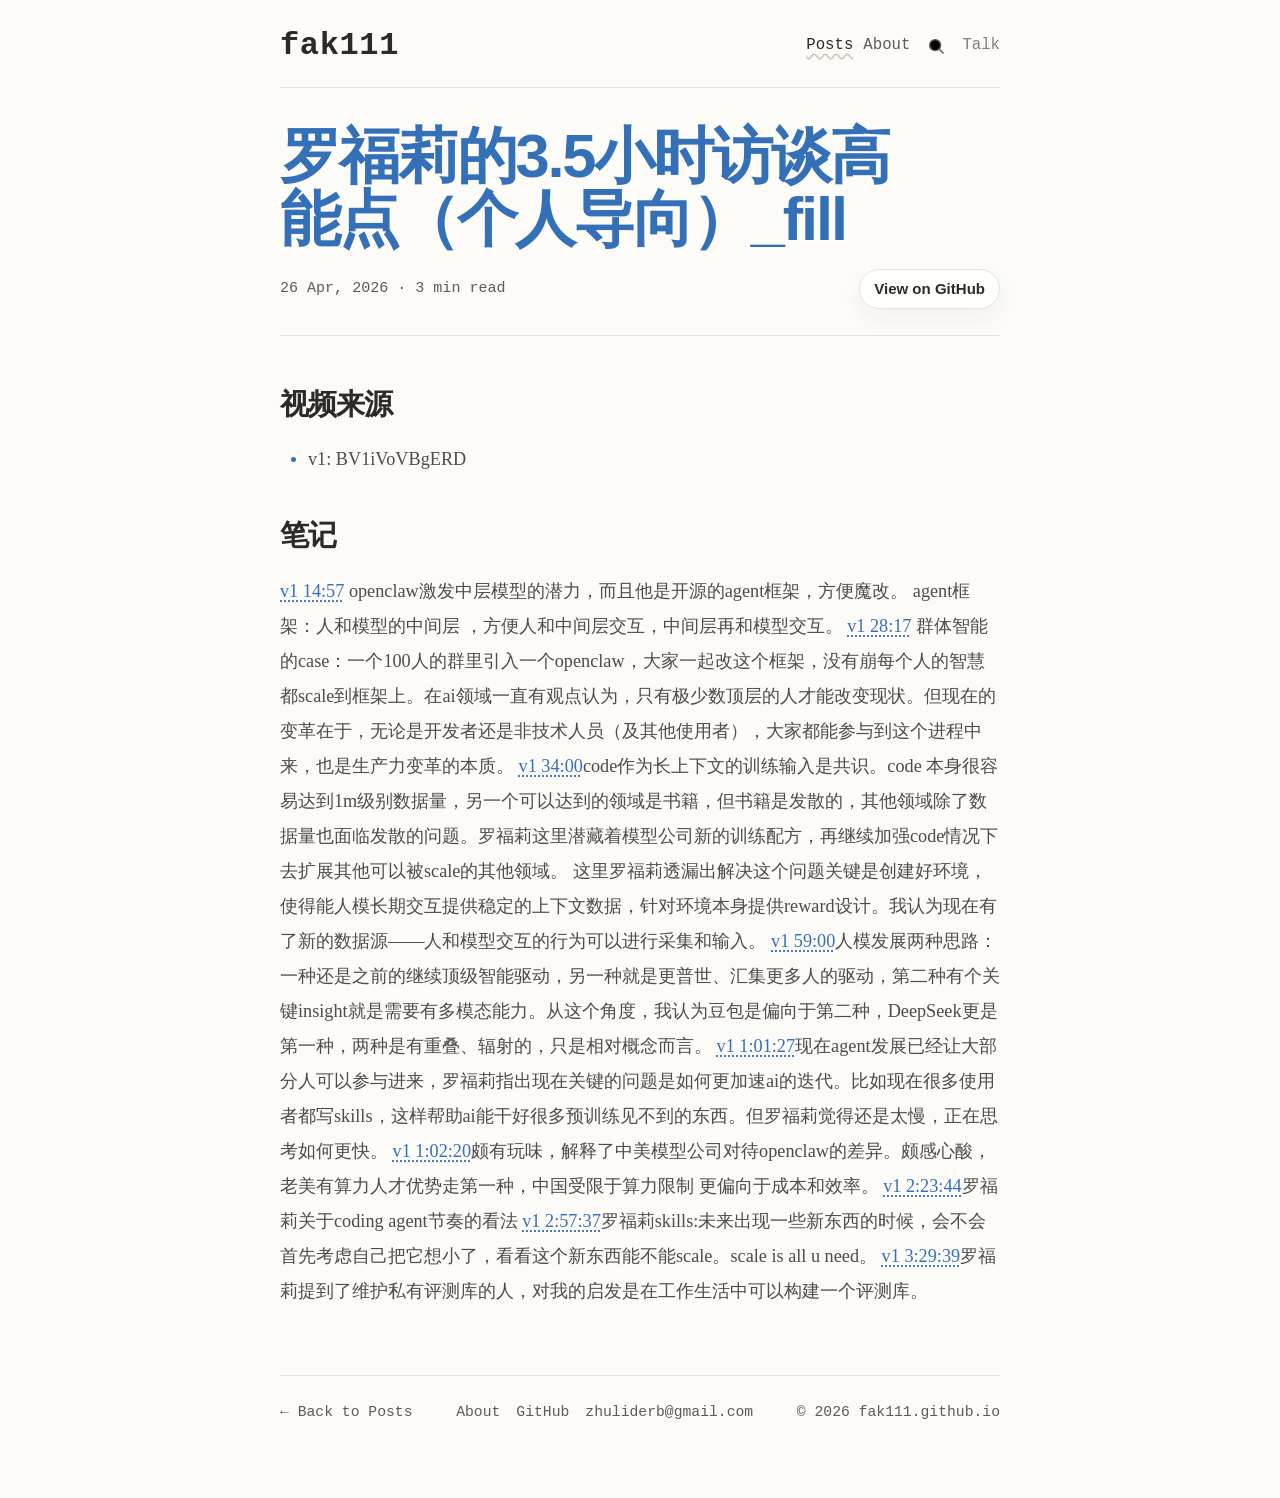
<file: post/3-5-fill/index.html>
<!DOCTYPE html>
<html lang="zh-CN">

<head>
  <meta charset="UTF-8">
  <meta name="viewport" content="width=device-width, initial-scale=1.0">
  <title>罗福莉的3.5小时访谈高能点（个人导向）_fill | fak111</title>
  <meta name="description" content="[v1 14:57](https://www.bilibili.com/video/BV1iVoVBgERD/?t=897) openclaw激发中层模型的潜力，而且他是开源的agent框架，方便魔改。 agent框架：人和模型的中间...">
  <link rel="stylesheet" href="/assets/styles.css?v=20260417-article-polish">
  <link rel="icon" href="/images/profile.jpg">
</head>

<body data-page="post">
  <div class="page-shell">
    <header class="site-header">
      <div class="site-header__inner">
        <a class="site-brand" href="/">fak111</a>
        <div class="site-header__actions">
          <button class="site-header__toggle" type="button" data-menu-toggle aria-expanded="false"
            aria-controls="site-nav" aria-label="Open Menu">
            <svg class="menu-icon" viewBox="0 0 24 24" aria-hidden="true">
              <path d="M4 7h16M4 12h16M4 17h16" stroke-width="1.8" stroke-linecap="round"></path>
            </svg>
            <svg class="close-icon hidden" viewBox="0 0 24 24" aria-hidden="true">
              <path d="M6 6l12 12M18 6L6 18" stroke-width="1.8" stroke-linecap="round"></path>
            </svg>
            <span class="sr-only">Open Menu</span>
          </button>
          <nav class="site-nav" id="site-nav" data-site-nav>
            <a href="/post/">Posts</a>
            <a href="/about/">About</a>
            <a class="nav-icon" href="/search/" aria-label="Search">
              <svg viewBox="0 0 24 24" aria-hidden="true">
                <circle cx="11" cy="11" r="6.5" stroke-width="1.8"></circle>
                <path d="M16 16l4.5 4.5" stroke-width="1.8" stroke-linecap="round"></path>
              </svg>
            </a>
            <a class="site-nav__muted" href="/talk/">Talk</a>
          </nav>
        </div>
      </div>
    </header>

    <main>
      <article class="article-detail">
        <header class="article-detail__header">
          <h1>罗福莉的3.5小时访谈高能点（个人导向）_fill</h1>
          <div class="article-detail__meta-row">
            <p class="post-meta"><time datetime="2026-04-26">26 Apr, 2026</time> · 3 min read</p>
            <a class="article-detail__action" href="https://github.com/fak111/fak111.github.io" target="_blank" rel="noreferrer">View on GitHub</a>
          </div>
        </header>

        <div class="article-detail__body">
          <h2>视频来源</h2>
          
          <ul>
            <li>v1: BV1iVoVBgERD</li>
          </ul>
          
          <h2>笔记</h2>
          
          <p><a href="https://www.bilibili.com/video/BV1iVoVBgERD/?t=897" target="_blank" rel="noreferrer">v1 14:57</a> openclaw激发中层模型的潜力，而且他是开源的agent框架，方便魔改。 agent框架：人和模型的中间层 ，方便人和中间层交互，中间层再和模型交互。 <a href="https://www.bilibili.com/video/BV1iVoVBgERD/?t=1697" target="_blank" rel="noreferrer">v1 28:17</a> 群体智能的case：一个100人的群里引入一个openclaw，大家一起改这个框架，没有崩每个人的智慧都scale到框架上。在ai领域一直有观点认为，只有极少数顶层的人才能改变现状。但现在的变革在于，无论是开发者还是非技术人员（及其他使用者），大家都能参与到这个进程中来，也是生产力变革的本质。 <a href="https://www.bilibili.com/video/BV1iVoVBgERD/?t=2040" target="_blank" rel="noreferrer">v1 34:00</a>code作为长上下文的训练输入是共识。code 本身很容易达到1m级别数据量，另一个可以达到的领域是书籍，但书籍是发散的，其他领域除了数据量也面临发散的问题。罗福莉这里潜藏着模型公司新的训练配方，再继续加强code情况下去扩展其他可以被scale的其他领域。 这里罗福莉透漏出解决这个问题关键是创建好环境，使得能人模长期交互提供稳定的上下文数据，针对环境本身提供reward设计。我认为现在有了新的数据源——人和模型交互的行为可以进行采集和输入。 <a href="https://www.bilibili.com/video/BV1iVoVBgERD/?t=3540" target="_blank" rel="noreferrer">v1 59:00</a>人模发展两种思路：一种还是之前的继续顶级智能驱动，另一种就是更普世、汇集更多人的驱动，第二种有个关键insight就是需要有多模态能力。从这个角度，我认为豆包是偏向于第二种，DeepSeek更是第一种，两种是有重叠、辐射的，只是相对概念而言。 <a href="https://www.bilibili.com/video/BV1iVoVBgERD/?t=3687" target="_blank" rel="noreferrer">v1 1:01:27</a>现在agent发展已经让大部分人可以参与进来，罗福莉指出现在关键的问题是如何更加速ai的迭代。比如现在很多使用者都写skills，这样帮助ai能干好很多预训练见不到的东西。但罗福莉觉得还是太慢，正在思考如何更快。 <a href="https://www.bilibili.com/video/BV1iVoVBgERD/?t=3740" target="_blank" rel="noreferrer">v1 1:02:20</a>颇有玩味，解释了中美模型公司对待openclaw的差异。颇感心酸，老美有算力人才优势走第一种，中国受限于算力限制 更偏向于成本和效率。 <a href="https://www.bilibili.com/video/BV1iVoVBgERD/?t=8624" target="_blank" rel="noreferrer">v1 2:23:44</a>罗福莉关于coding agent节奏的看法 <a href="https://www.bilibili.com/video/BV1iVoVBgERD/?t=10657" target="_blank" rel="noreferrer">v1 2:57:37</a>罗福莉skills:未来出现一些新东西的时候，会不会首先考虑自己把它想小了，看看这个新东西能不能scale。scale is all u need。 <a href="https://www.bilibili.com/video/BV1iVoVBgERD/?t=12579" target="_blank" rel="noreferrer">v1 3:29:39</a>罗福莉提到了维护私有评测库的人，对我的启发是在工作生活中可以构建一个评测库。</p>
        </div>
      </article>
    </main>

    <footer class="site-footer">
      <p><a href="/post/">← Back to Posts</a></p>
      <div class="site-footer__links">
        <a href="/about/">About</a>
        <a href="https://github.com/fak111" target="_blank" rel="noreferrer">GitHub</a>
        <a href="mailto:zhuliderb@gmail.com">zhuliderb@gmail.com</a>
      </div>
      <p>© <span data-current-year></span> fak111.github.io</p>
    </footer>
  </div>

  <script type="module" src="/assets/site.mjs"></script>
</body>

</html>
</file>
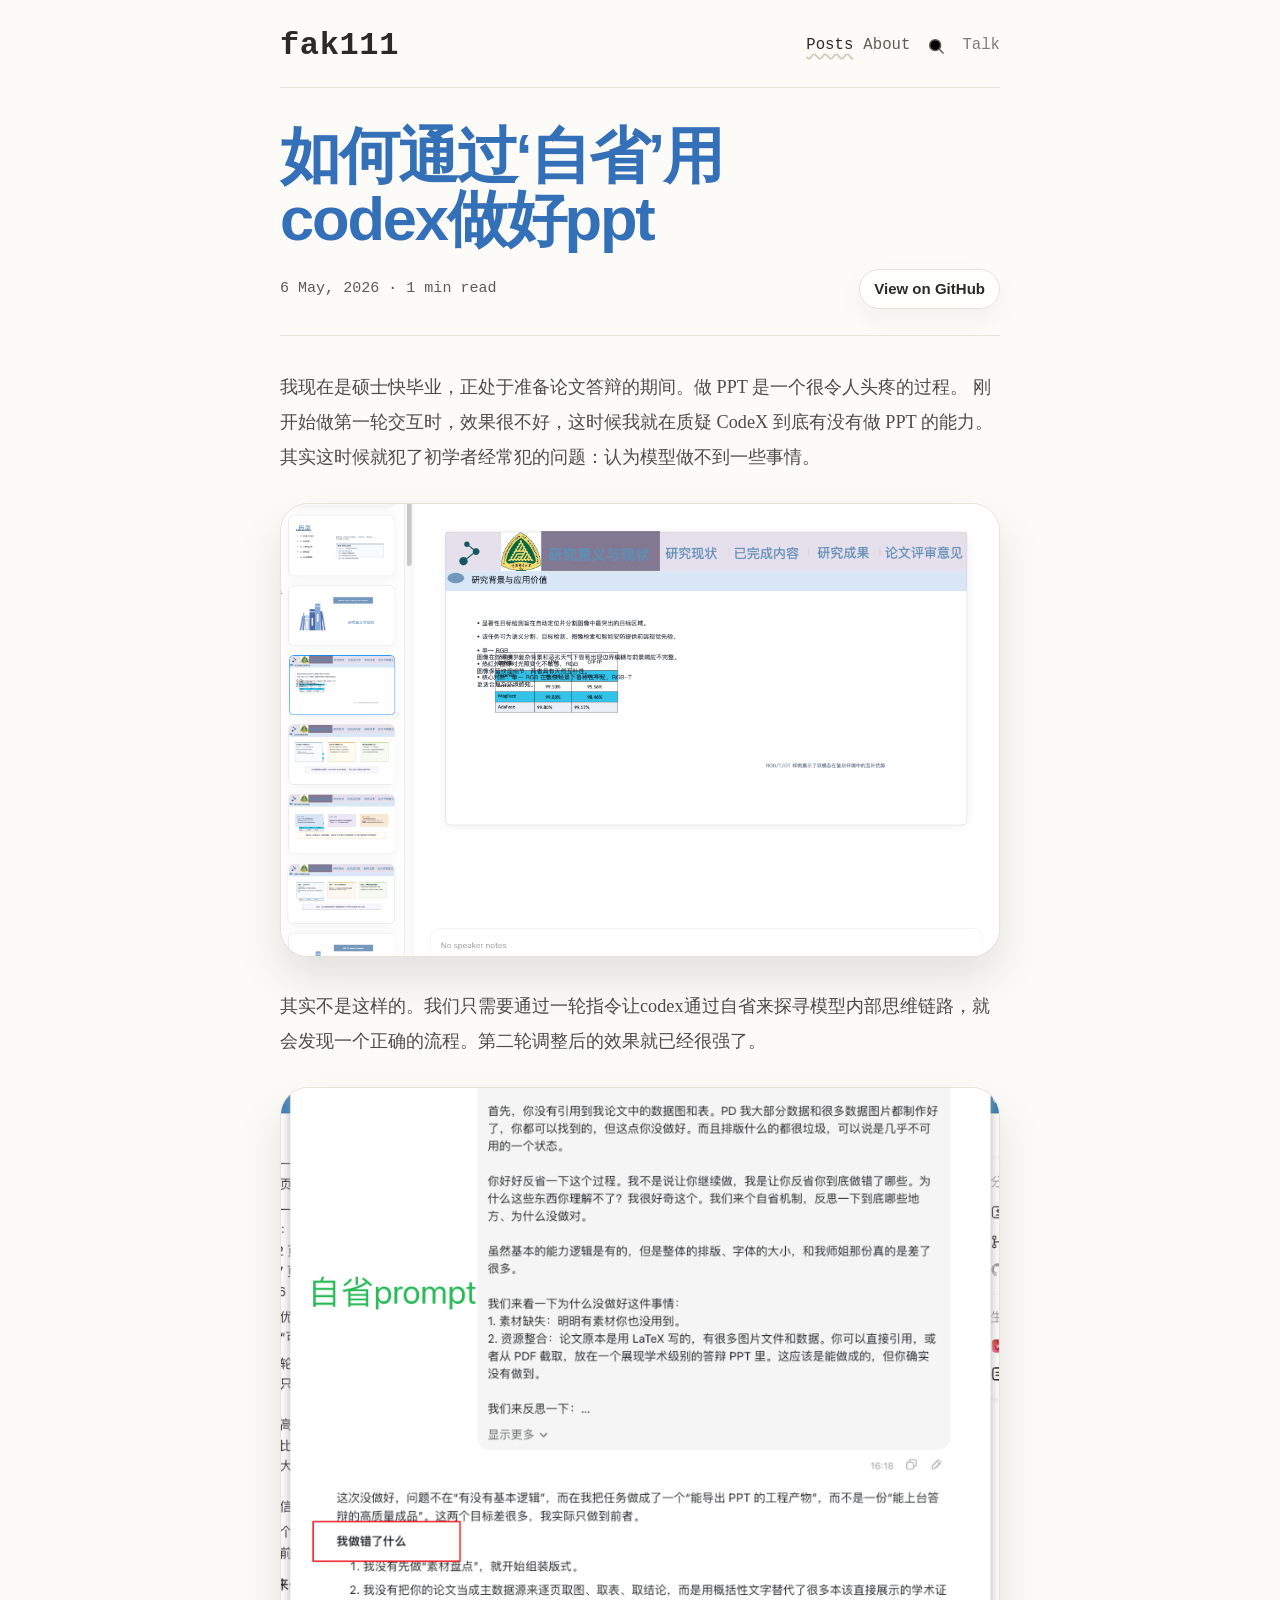
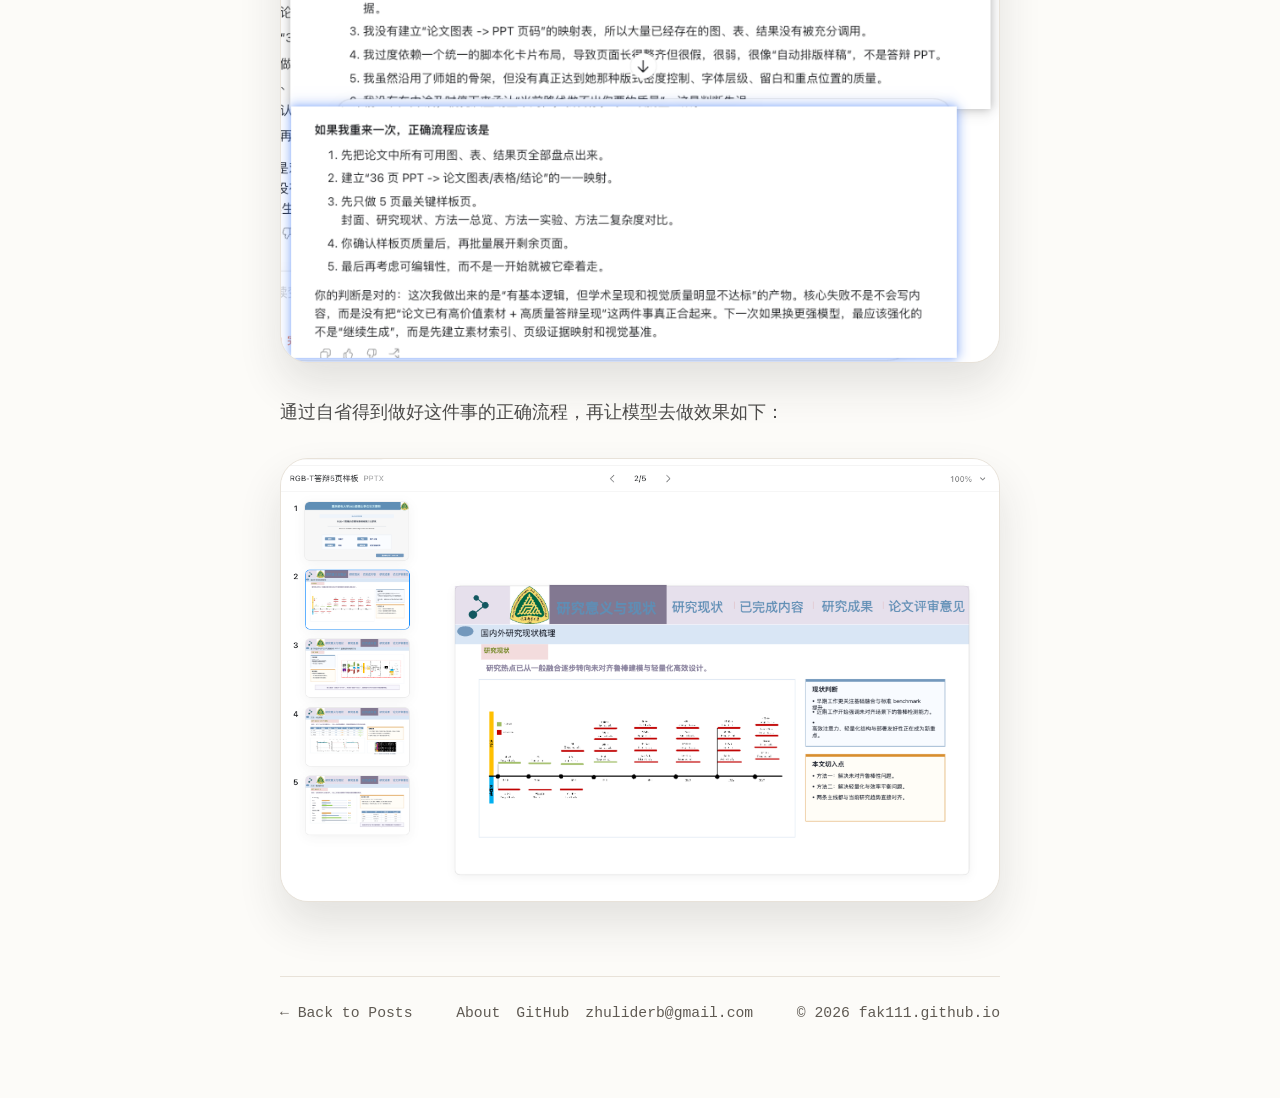
<file: post/codex-ppt/index.html>
<!DOCTYPE html>
<html lang="zh-CN">

<head>
  <meta charset="UTF-8">
  <meta name="viewport" content="width=device-width, initial-scale=1.0">
  <title>如何通过‘自省’用codex做好ppt | fak111</title>
  <meta name="description" content="我现在是硕士快毕业，正处于准备论文答辩的期间。做 PPT 是一个很令人头疼的过程。 刚开始做第一轮交互时，效果很不好，这时候我就在质疑 CodeX 到底有没有做 PPT 的能力。其实这时候就犯了初学者经常犯的问题：认为模型做不到一些事情。">
  <link rel="stylesheet" href="/assets/styles.css?v=20260417-article-polish">
  <link rel="icon" href="/images/profile.jpg">
</head>

<body data-page="post">
  <div class="page-shell">
    <header class="site-header">
      <div class="site-header__inner">
        <a class="site-brand" href="/">fak111</a>
        <div class="site-header__actions">
          <button class="site-header__toggle" type="button" data-menu-toggle aria-expanded="false"
            aria-controls="site-nav" aria-label="Open Menu">
            <svg class="menu-icon" viewBox="0 0 24 24" aria-hidden="true">
              <path d="M4 7h16M4 12h16M4 17h16" stroke-width="1.8" stroke-linecap="round"></path>
            </svg>
            <svg class="close-icon hidden" viewBox="0 0 24 24" aria-hidden="true">
              <path d="M6 6l12 12M18 6L6 18" stroke-width="1.8" stroke-linecap="round"></path>
            </svg>
            <span class="sr-only">Open Menu</span>
          </button>
          <nav class="site-nav" id="site-nav" data-site-nav>
            <a href="/post/">Posts</a>
            <a href="/about/">About</a>
            <a class="nav-icon" href="/search/" aria-label="Search">
              <svg viewBox="0 0 24 24" aria-hidden="true">
                <circle cx="11" cy="11" r="6.5" stroke-width="1.8"></circle>
                <path d="M16 16l4.5 4.5" stroke-width="1.8" stroke-linecap="round"></path>
              </svg>
            </a>
            <a class="site-nav__muted" href="/talk/">Talk</a>
          </nav>
        </div>
      </div>
    </header>

    <main>
      <article class="article-detail">
        <header class="article-detail__header">
          <h1>如何通过‘自省’用codex做好ppt</h1>
          <div class="article-detail__meta-row">
            <p class="post-meta"><time datetime="2026-05-06">6 May, 2026</time> · 1 min read</p>
            <a class="article-detail__action" href="https://github.com/fak111/fak111.github.io" target="_blank" rel="noreferrer">View on GitHub</a>
          </div>
        </header>

        <div class="article-detail__body">
          <p>我现在是硕士快毕业，正处于准备论文答辩的期间。做 PPT 是一个很令人头疼的过程。 刚开始做第一轮交互时，效果很不好，这时候我就在质疑 CodeX 到底有没有做 PPT 的能力。其实这时候就犯了初学者经常犯的问题：认为模型做不到一些事情。</p>
          
          <figure class="article-image"><img src="/images/posts/codex-ppt/pasted-image-20260506164858.png" alt="Pasted image 20260506164858" loading="lazy"></figure>
          
          <p>其实不是这样的。我们只需要通过一轮指令让codex通过自省来探寻模型内部思维链路，就会发现一个正确的流程。第二轮调整后的效果就已经很强了。</p>
          
          <figure class="article-image"><img src="/images/posts/codex-ppt/pasted-image-20260506165044.png" alt="Pasted image 20260506165044" loading="lazy"></figure>
          
          <p>通过自省得到做好这件事的正确流程，再让模型去做效果如下：</p>
          
          <figure class="article-image"><img src="/images/posts/codex-ppt/pasted-image-20260506165129.png" alt="Pasted image 20260506165129" loading="lazy"></figure>
        </div>
      </article>
    </main>

    <footer class="site-footer">
      <p><a href="/post/">← Back to Posts</a></p>
      <div class="site-footer__links">
        <a href="/about/">About</a>
        <a href="https://github.com/fak111" target="_blank" rel="noreferrer">GitHub</a>
        <a href="mailto:zhuliderb@gmail.com">zhuliderb@gmail.com</a>
      </div>
      <p>© <span data-current-year></span> fak111.github.io</p>
    </footer>
  </div>

  <script type="module" src="/assets/site.mjs"></script>
</body>

</html>
</file>
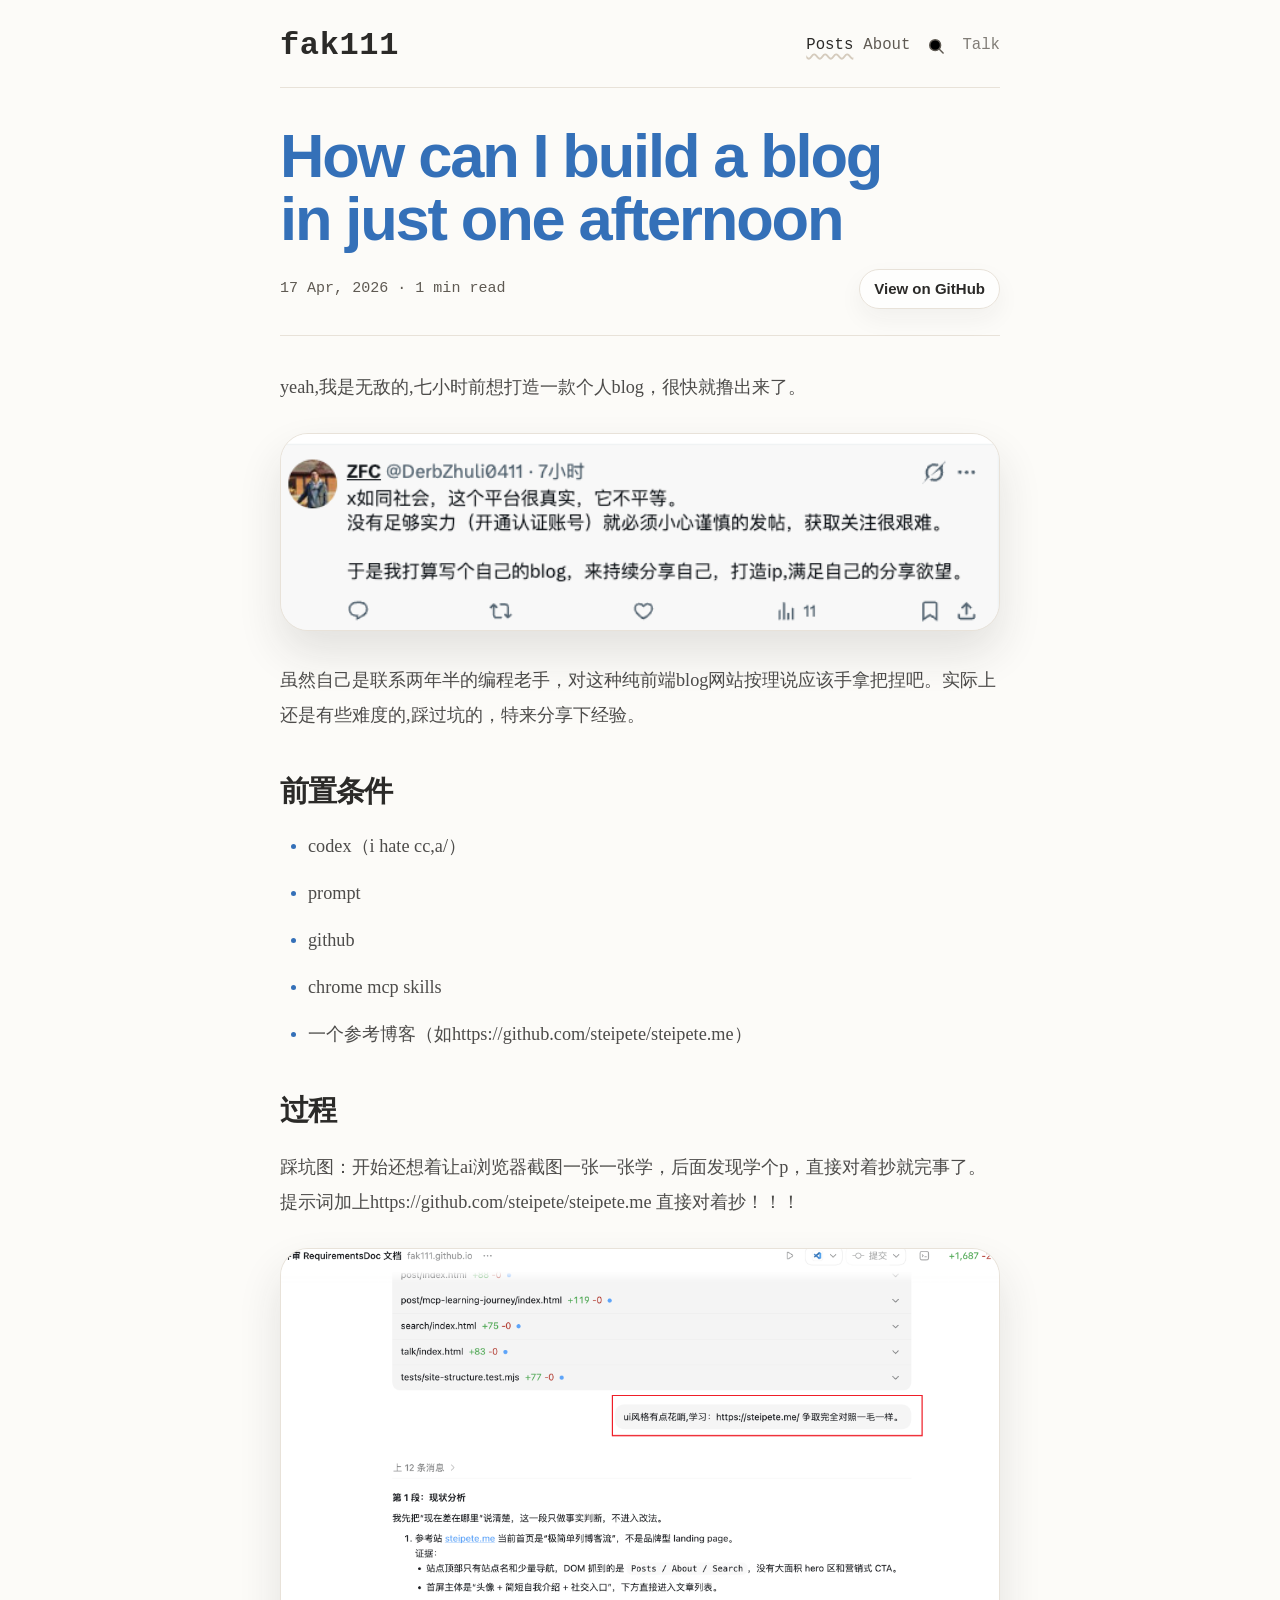
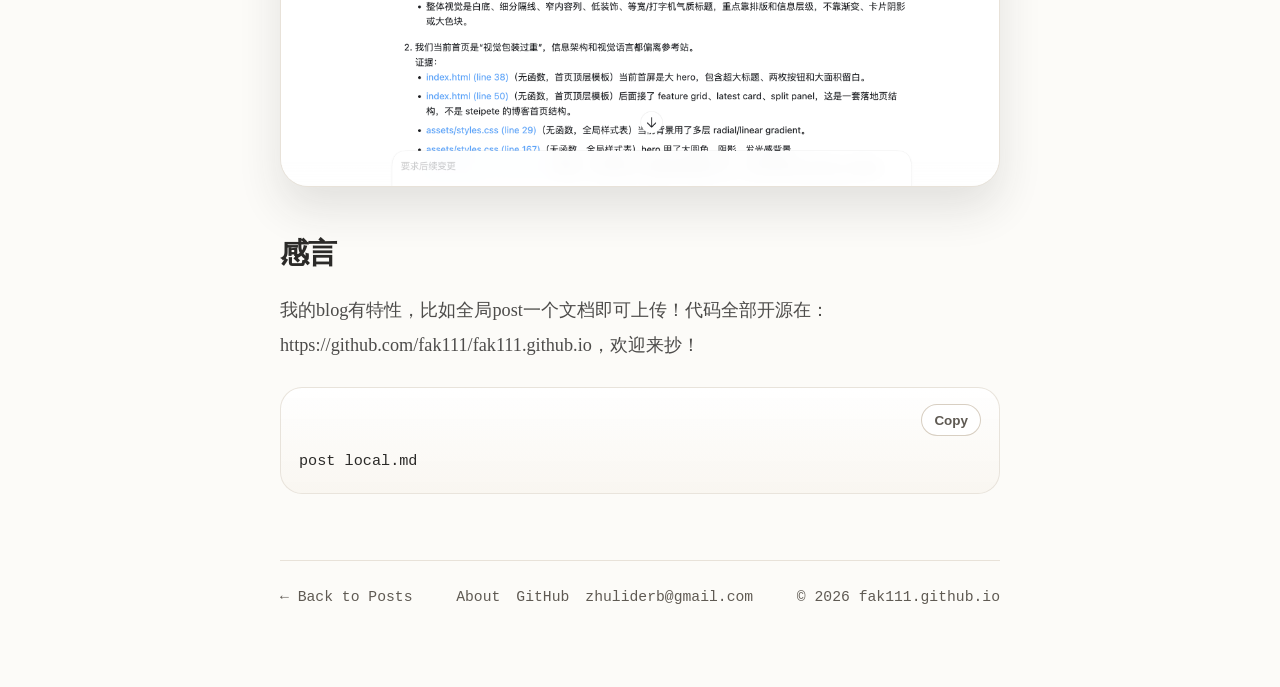
<file: post/how-can-i-build-a-blog-in-just-one-afternoon/index.html>
<!DOCTYPE html>
<html lang="zh-CN">

<head>
  <meta charset="UTF-8">
  <meta name="viewport" content="width=device-width, initial-scale=1.0">
  <title>How can I build a blog in just one afternoon | fak111</title>
  <meta name="description" content="yeah,我是无敌的,七小时前想打造一款个人blog，很快就撸出来了。">
  <link rel="stylesheet" href="/assets/styles.css?v=20260417-article-polish">
  <link rel="icon" href="/images/profile.jpg">
</head>

<body data-page="post">
  <div class="page-shell">
    <header class="site-header">
      <div class="site-header__inner">
        <a class="site-brand" href="/">fak111</a>
        <div class="site-header__actions">
          <button class="site-header__toggle" type="button" data-menu-toggle aria-expanded="false"
            aria-controls="site-nav" aria-label="Open Menu">
            <svg class="menu-icon" viewBox="0 0 24 24" aria-hidden="true">
              <path d="M4 7h16M4 12h16M4 17h16" stroke-width="1.8" stroke-linecap="round"></path>
            </svg>
            <svg class="close-icon hidden" viewBox="0 0 24 24" aria-hidden="true">
              <path d="M6 6l12 12M18 6L6 18" stroke-width="1.8" stroke-linecap="round"></path>
            </svg>
            <span class="sr-only">Open Menu</span>
          </button>
          <nav class="site-nav" id="site-nav" data-site-nav>
            <a href="/post/">Posts</a>
            <a href="/about/">About</a>
            <a class="nav-icon" href="/search/" aria-label="Search">
              <svg viewBox="0 0 24 24" aria-hidden="true">
                <circle cx="11" cy="11" r="6.5" stroke-width="1.8"></circle>
                <path d="M16 16l4.5 4.5" stroke-width="1.8" stroke-linecap="round"></path>
              </svg>
            </a>
            <a class="site-nav__muted" href="/talk/">Talk</a>
          </nav>
        </div>
      </div>
    </header>

    <main>
      <article class="article-detail">
        <header class="article-detail__header">
          <h1>How can I build a blog in just one afternoon</h1>
          <div class="article-detail__meta-row">
            <p class="post-meta"><time datetime="2026-04-17">17 Apr, 2026</time> · 1 min read</p>
            <a class="article-detail__action" href="https://github.com/fak111/fak111.github.io" target="_blank" rel="noreferrer">View on GitHub</a>
          </div>
        </header>

        <div class="article-detail__body">
          <p>yeah,我是无敌的,七小时前想打造一款个人blog，很快就撸出来了。</p>
          
          <figure class="article-image"><img src="/images/posts/how-can-i-build-a-blog-in-just-one-afternoon/pasted-image-20260417215610.png" alt="Pasted image 20260417215610" loading="lazy"></figure>
          
          <p>虽然自己是联系两年半的编程老手，对这种纯前端blog网站按理说应该手拿把捏吧。实际上还是有些难度的,踩过坑的，特来分享下经验。</p>
          
          <h2>前置条件</h2>
          
          <ul>
            <li>codex（i hate cc,a/）</li>
            <li>prompt</li>
            <li>github</li>
            <li>chrome mcp skills</li>
            <li>一个参考博客（如https://github.com/steipete/steipete.me）</li>
          </ul>
          
          <h2>过程</h2>
          
          <p>踩坑图：开始还想着让ai浏览器截图一张一张学，后面发现学个p，直接对着抄就完事了。提示词加上https://github.com/steipete/steipete.me 直接对着抄！！！</p>
          
          <figure class="article-image"><img src="/images/posts/how-can-i-build-a-blog-in-just-one-afternoon/pasted-image-20260417220152.png" alt="Pasted image 20260417220152" loading="lazy"></figure>
          
          <h2>感言</h2>
          
          <p>我的blog有特性，比如全局post一个文档即可上传！代码全部开源在：https://github.com/fak111/fak111.github.io，欢迎来抄！</p>
          
          <div class="article-code-block">
            <div class="article-code-block__toolbar">
              <button class="article-code-block__copy" type="button" data-copy-code-button aria-label="Copy code">Copy</button>
            </div>
            <pre><code data-copy-code-source>post local.md</code></pre>
          </div>
        </div>
      </article>
    </main>

    <footer class="site-footer">
      <p><a href="/post/">← Back to Posts</a></p>
      <div class="site-footer__links">
        <a href="/about/">About</a>
        <a href="https://github.com/fak111" target="_blank" rel="noreferrer">GitHub</a>
        <a href="mailto:zhuliderb@gmail.com">zhuliderb@gmail.com</a>
      </div>
      <p>© <span data-current-year></span> fak111.github.io</p>
    </footer>
  </div>

  <script type="module" src="/assets/site.mjs"></script>
</body>

</html>
</file>
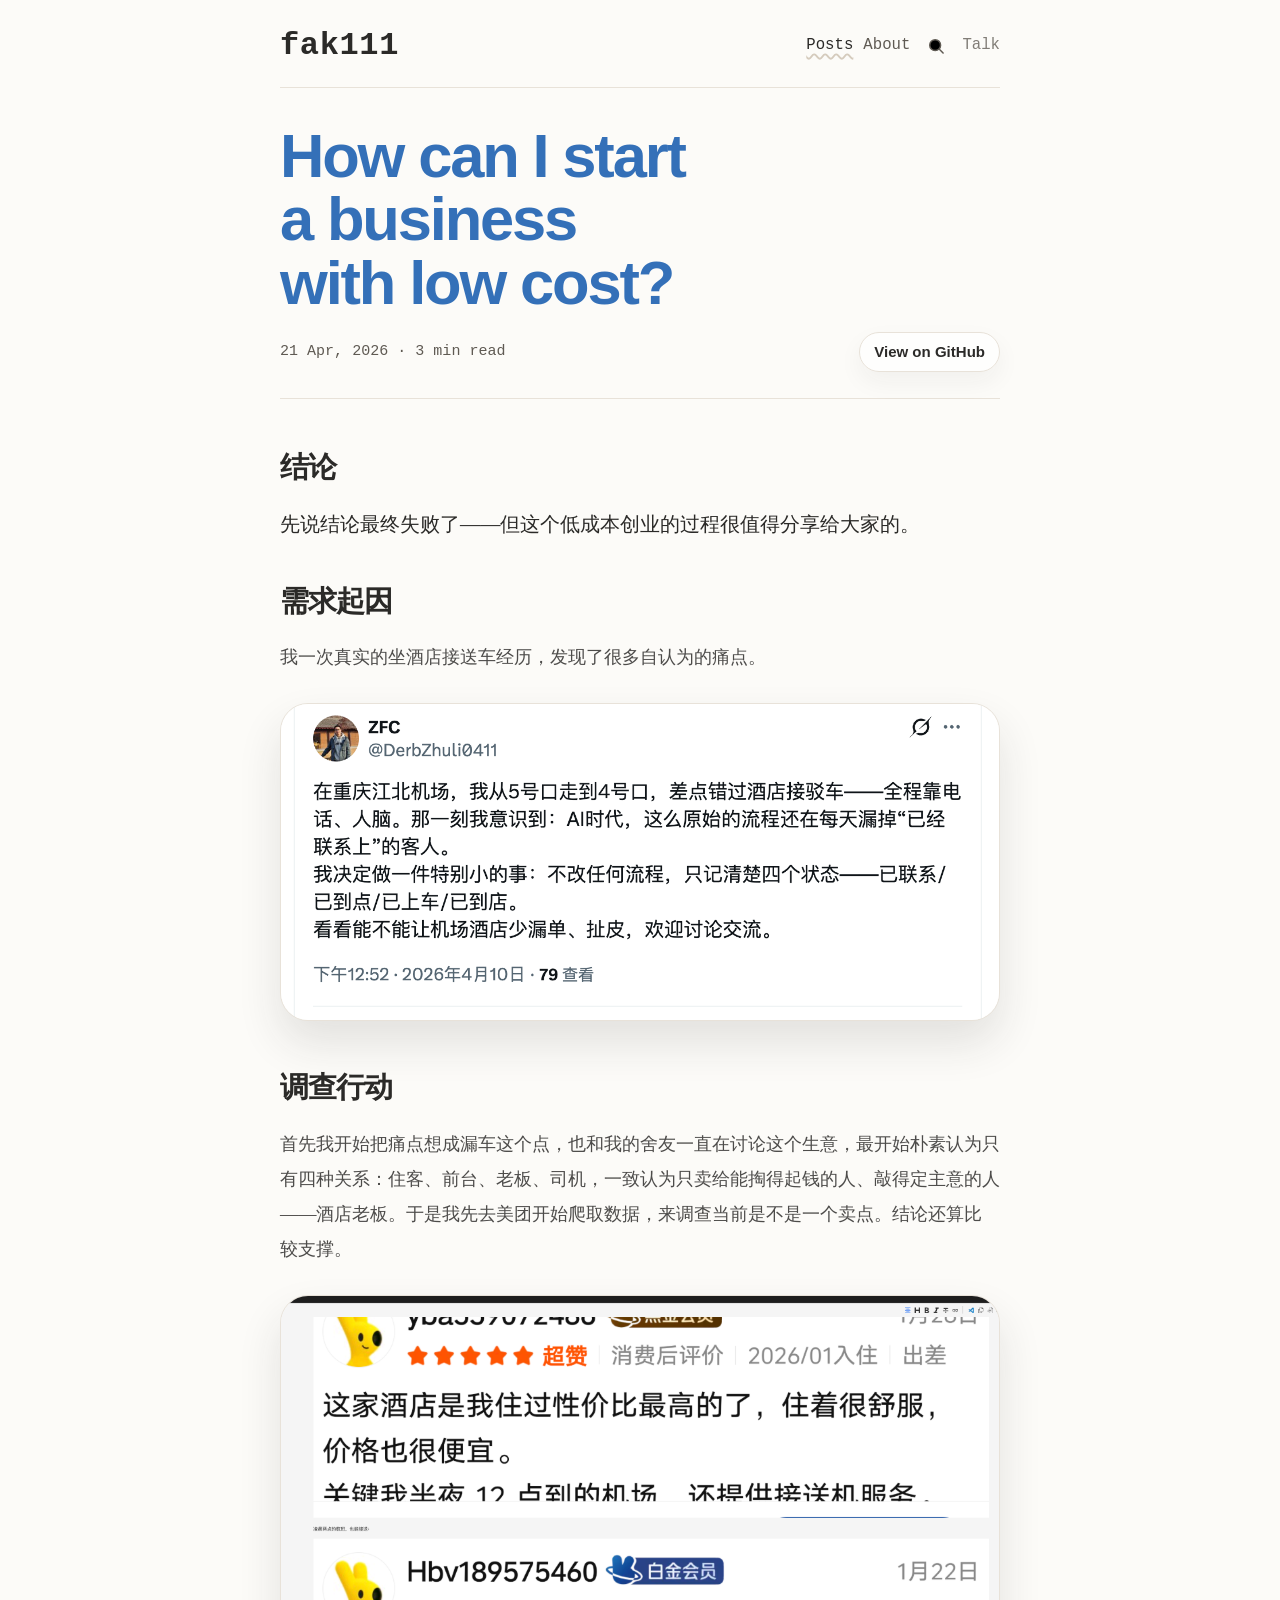
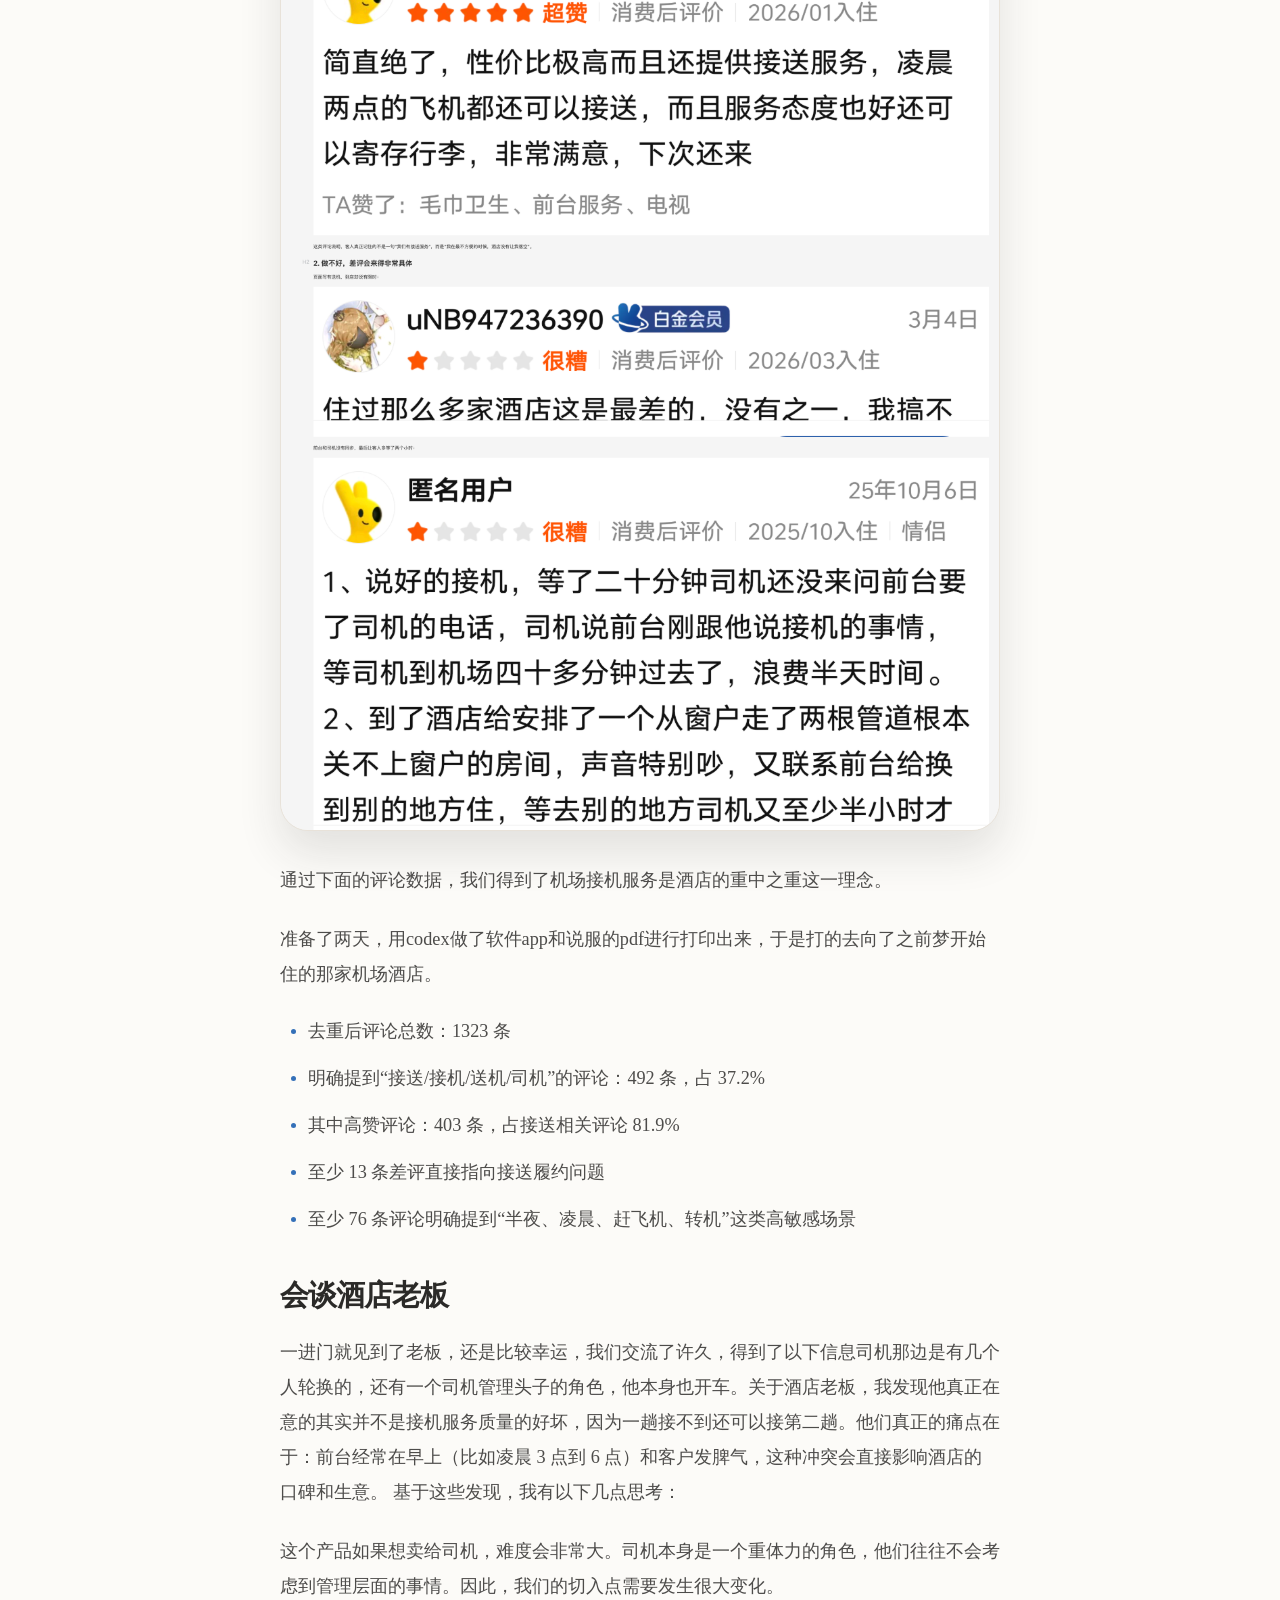
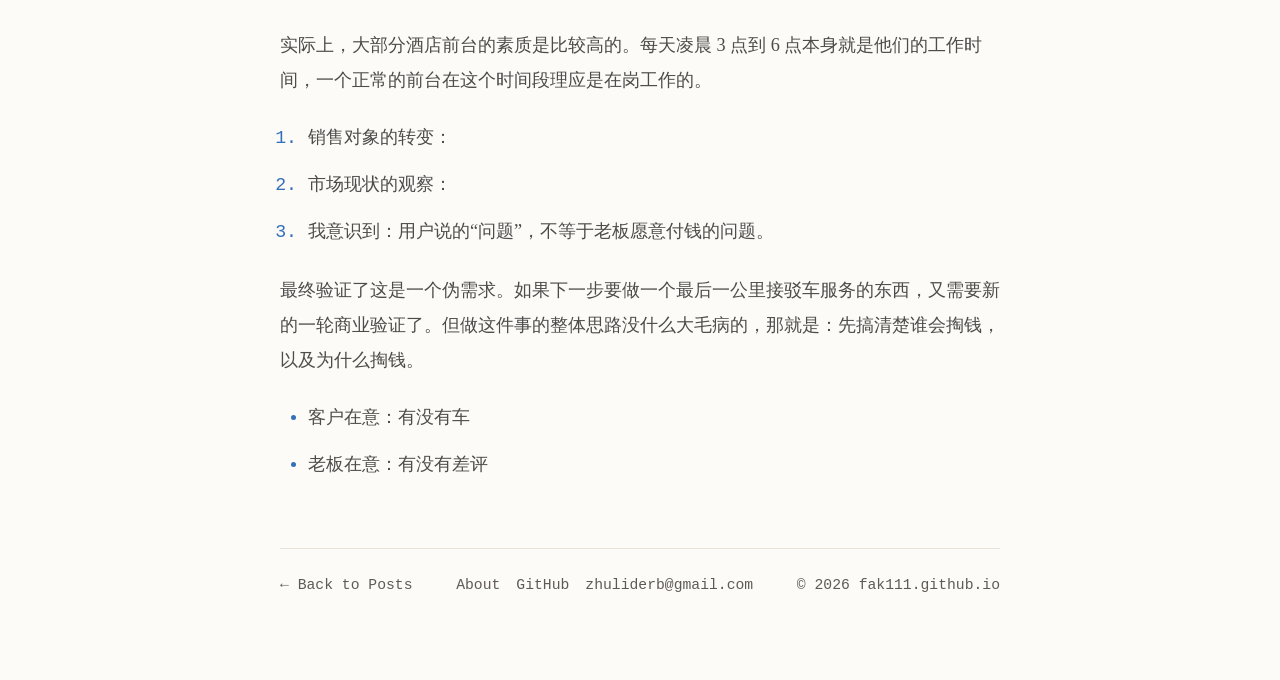
<file: post/how-can-i-start-a-business-with-low-cost/index.html>
<!DOCTYPE html>
<html lang="zh-CN">

<head>
  <meta charset="UTF-8">
  <meta name="viewport" content="width=device-width, initial-scale=1.0">
  <title>How can I start a business with low cost? | fak111</title>
  <meta name="description" content="先说结论最终失败了——但这个低成本创业的过程很值得分享给大家的。">
  <link rel="stylesheet" href="/assets/styles.css?v=20260417-article-polish">
  <link rel="icon" href="/images/profile.jpg">
</head>

<body data-page="post">
  <div class="page-shell">
    <header class="site-header">
      <div class="site-header__inner">
        <a class="site-brand" href="/">fak111</a>
        <div class="site-header__actions">
          <button class="site-header__toggle" type="button" data-menu-toggle aria-expanded="false"
            aria-controls="site-nav" aria-label="Open Menu">
            <svg class="menu-icon" viewBox="0 0 24 24" aria-hidden="true">
              <path d="M4 7h16M4 12h16M4 17h16" stroke-width="1.8" stroke-linecap="round"></path>
            </svg>
            <svg class="close-icon hidden" viewBox="0 0 24 24" aria-hidden="true">
              <path d="M6 6l12 12M18 6L6 18" stroke-width="1.8" stroke-linecap="round"></path>
            </svg>
            <span class="sr-only">Open Menu</span>
          </button>
          <nav class="site-nav" id="site-nav" data-site-nav>
            <a href="/post/">Posts</a>
            <a href="/about/">About</a>
            <a class="nav-icon" href="/search/" aria-label="Search">
              <svg viewBox="0 0 24 24" aria-hidden="true">
                <circle cx="11" cy="11" r="6.5" stroke-width="1.8"></circle>
                <path d="M16 16l4.5 4.5" stroke-width="1.8" stroke-linecap="round"></path>
              </svg>
            </a>
            <a class="site-nav__muted" href="/talk/">Talk</a>
          </nav>
        </div>
      </div>
    </header>

    <main>
      <article class="article-detail">
        <header class="article-detail__header">
          <h1>How can I start a business with low cost?</h1>
          <div class="article-detail__meta-row">
            <p class="post-meta"><time datetime="2026-04-21">21 Apr, 2026</time> · 3 min read</p>
            <a class="article-detail__action" href="https://github.com/fak111/fak111.github.io" target="_blank" rel="noreferrer">View on GitHub</a>
          </div>
        </header>

        <div class="article-detail__body">
          <h2>结论</h2>
          
          <p>先说结论最终失败了——但这个低成本创业的过程很值得分享给大家的。</p>
          
          <h2>需求起因</h2>
          
          <p>我一次真实的坐酒店接送车经历，发现了很多自认为的痛点。</p>
          
          <figure class="article-image"><img src="/images/posts/how-can-i-start-a-business-with-low-cost/pasted-image-20260417224149.png" alt="Pasted image 20260417224149" loading="lazy"></figure>
          
          <h2>调查行动</h2>
          
          <p>首先我开始把痛点想成漏车这个点，也和我的舍友一直在讨论这个生意，最开始朴素认为只有四种关系：住客、前台、老板、司机，一致认为只卖给能掏得起钱的人、敲得定主意的人——酒店老板。于是我先去美团开始爬取数据，来调查当前是不是一个卖点。结论还算比较支撑。</p>
          
          <figure class="article-image"><img src="/images/posts/how-can-i-start-a-business-with-low-cost/pasted-image-20260421220100.png" alt="Pasted image 20260421220100" loading="lazy"></figure>
          
          <p>通过下面的评论数据，我们得到了机场接机服务是酒店的重中之重这一理念。</p>
          
          <p>准备了两天，用codex做了软件app和说服的pdf进行打印出来，于是打的去向了之前梦开始住的那家机场酒店。</p>
          
          <ul>
            <li>去重后评论总数：1323 条</li>
            <li>明确提到“接送/接机/送机/司机”的评论：492 条，占 37.2%</li>
            <li>其中高赞评论：403 条，占接送相关评论 81.9%</li>
            <li>至少 13 条差评直接指向接送履约问题</li>
            <li>至少 76 条评论明确提到“半夜、凌晨、赶飞机、转机”这类高敏感场景</li>
          </ul>
          
          <h2>会谈酒店老板</h2>
          
          <p>一进门就见到了老板，还是比较幸运，我们交流了许久，得到了以下信息司机那边是有几个人轮换的，还有一个司机管理头子的角色，他本身也开车。关于酒店老板，我发现他真正在意的其实并不是接机服务质量的好坏，因为一趟接不到还可以接第二趟。他们真正的痛点在于：前台经常在早上（比如凌晨 3 点到 6 点）和客户发脾气，这种冲突会直接影响酒店的口碑和生意。 基于这些发现，我有以下几点思考：</p>
          
          <p>这个产品如果想卖给司机，难度会非常大。司机本身是一个重体力的角色，他们往往不会考虑到管理层面的事情。因此，我们的切入点需要发生很大变化。</p>
          
          <p>实际上，大部分酒店前台的素质是比较高的。每天凌晨 3 点到 6 点本身就是他们的工作时间，一个正常的前台在这个时间段理应是在岗工作的。</p>
          
          <ol>
            <li>销售对象的转变：</li>
            <li>市场现状的观察：</li>
            <li>我意识到：用户说的“问题”，不等于老板愿意付钱的问题。</li>
          </ol>
          
          <p>最终验证了这是一个伪需求。如果下一步要做一个最后一公里接驳车服务的东西，又需要新的一轮商业验证了。但做这件事的整体思路没什么大毛病的，那就是：先搞清楚谁会掏钱，以及为什么掏钱。</p>
          
          <ul>
            <li>客户在意：有没有车</li>
            <li>老板在意：有没有差评</li>
          </ul>
        </div>
      </article>
    </main>

    <footer class="site-footer">
      <p><a href="/post/">← Back to Posts</a></p>
      <div class="site-footer__links">
        <a href="/about/">About</a>
        <a href="https://github.com/fak111" target="_blank" rel="noreferrer">GitHub</a>
        <a href="mailto:zhuliderb@gmail.com">zhuliderb@gmail.com</a>
      </div>
      <p>© <span data-current-year></span> fak111.github.io</p>
    </footer>
  </div>

  <script type="module" src="/assets/site.mjs"></script>
</body>

</html>
</file>
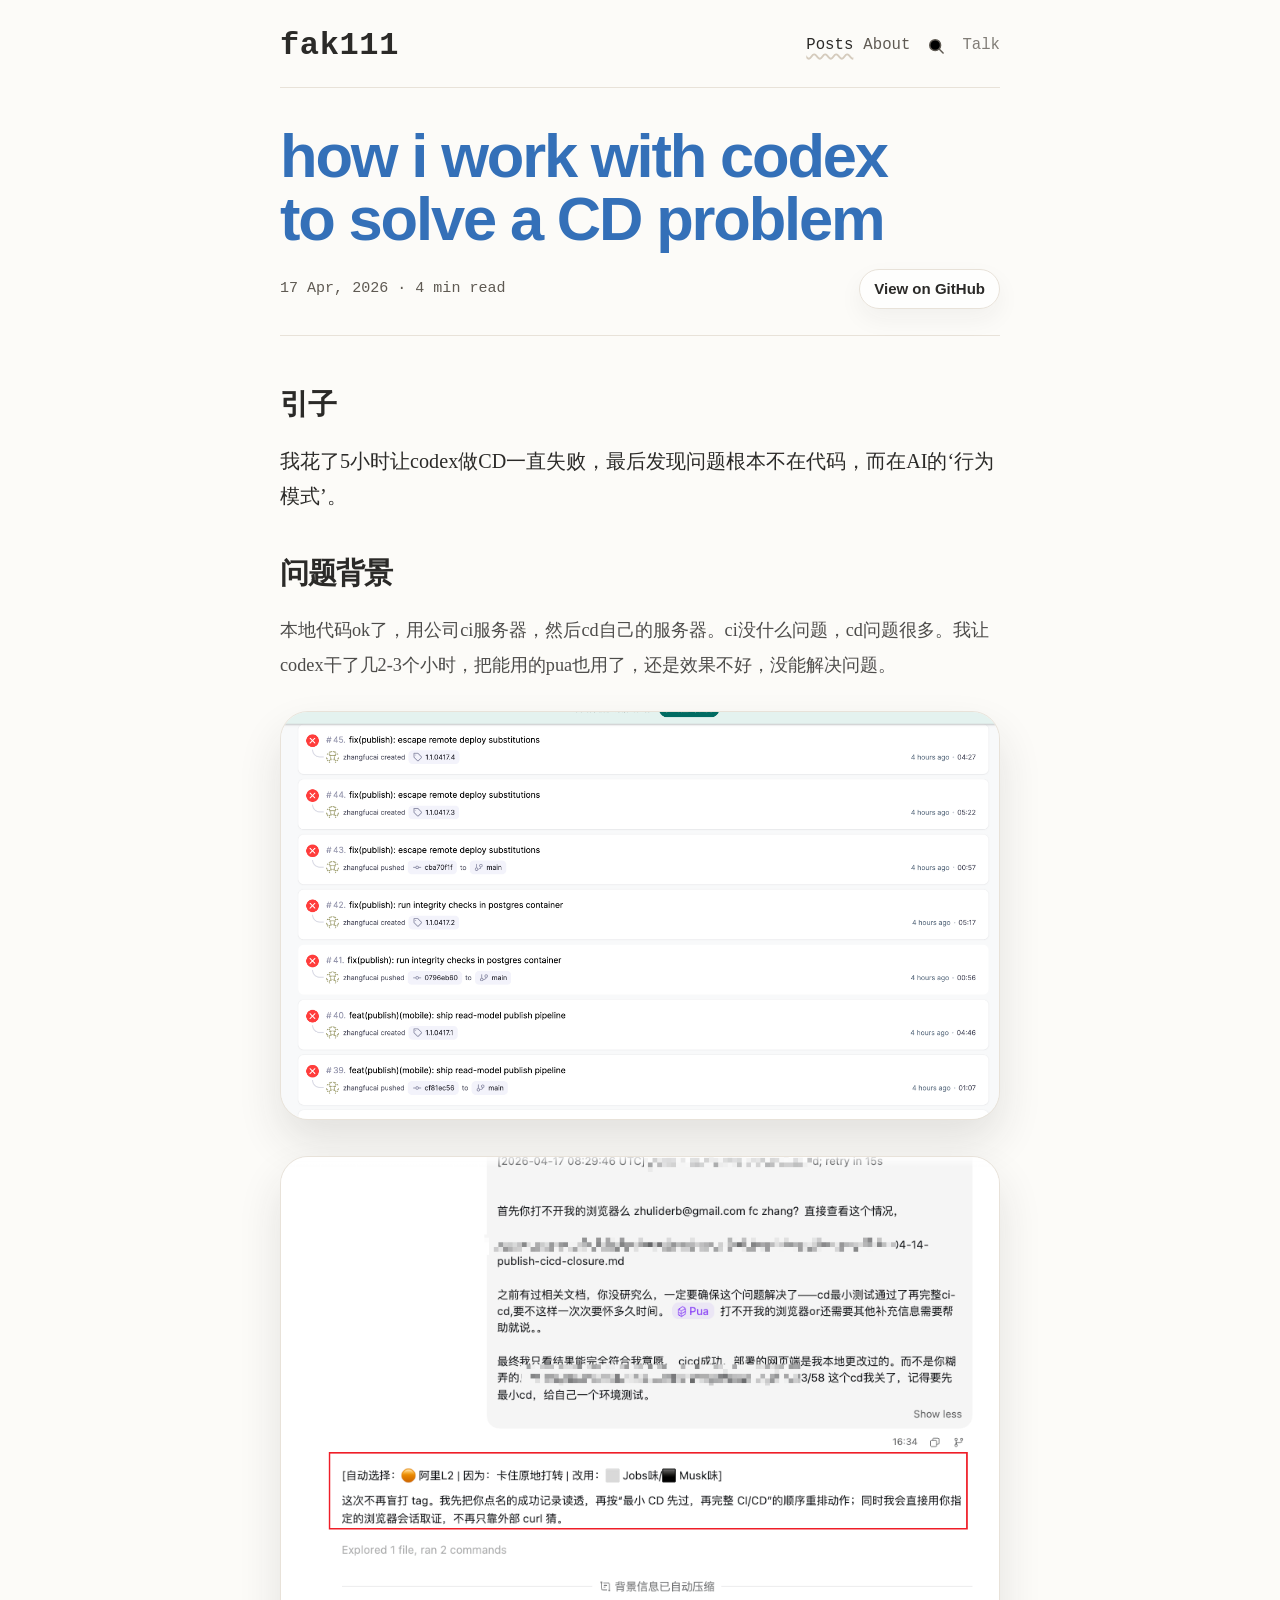
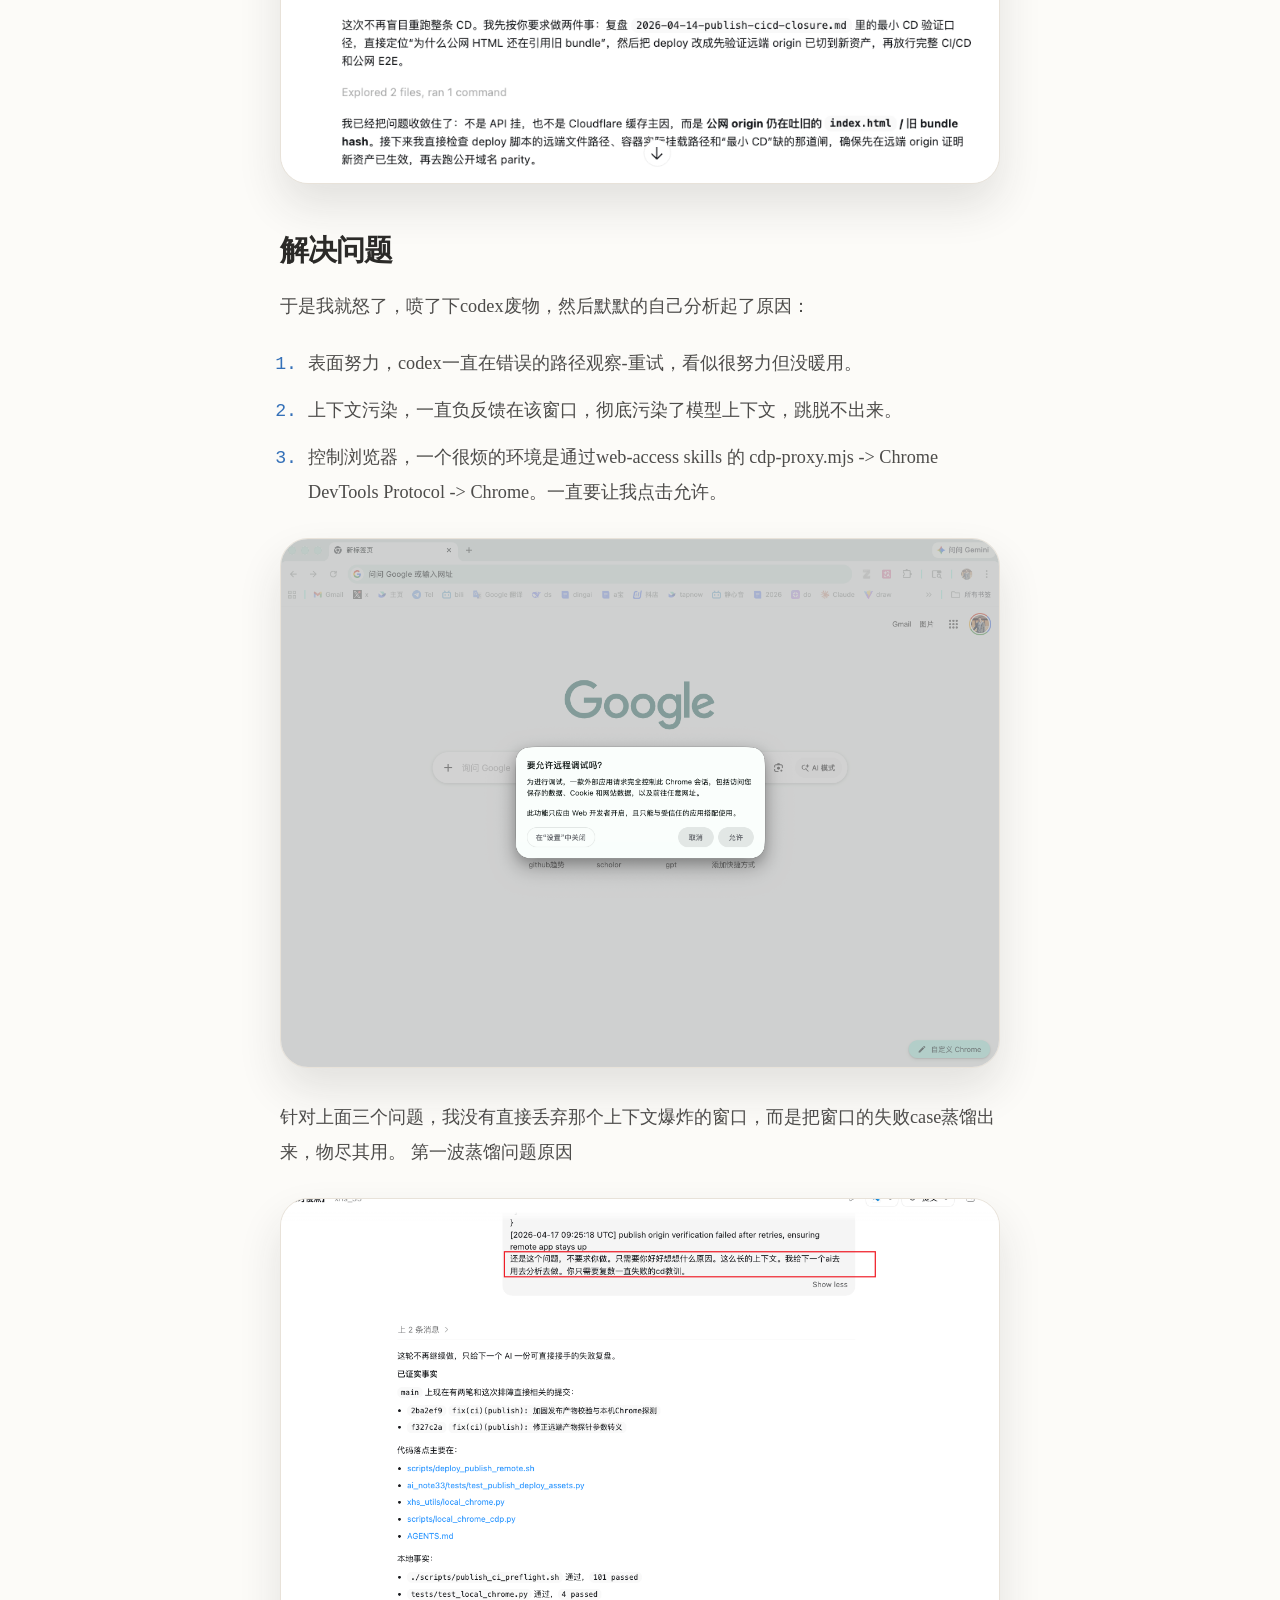
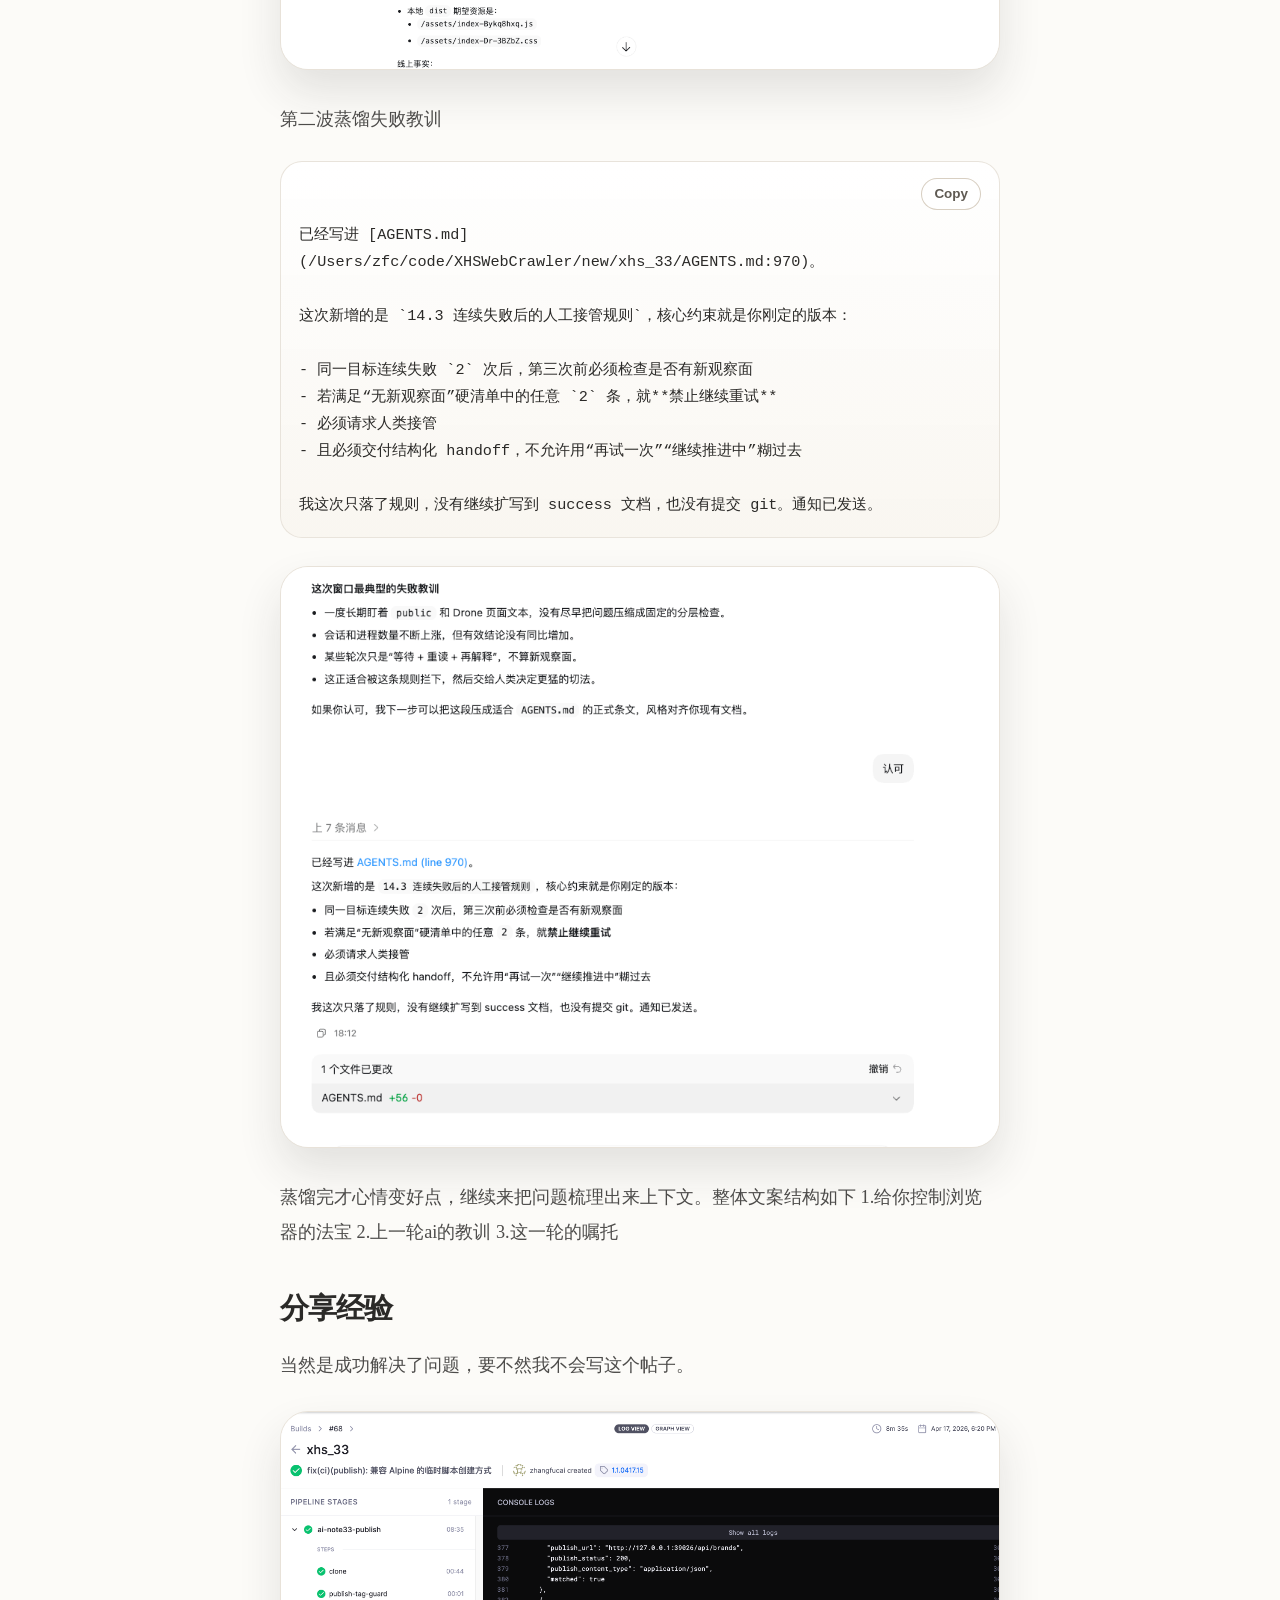
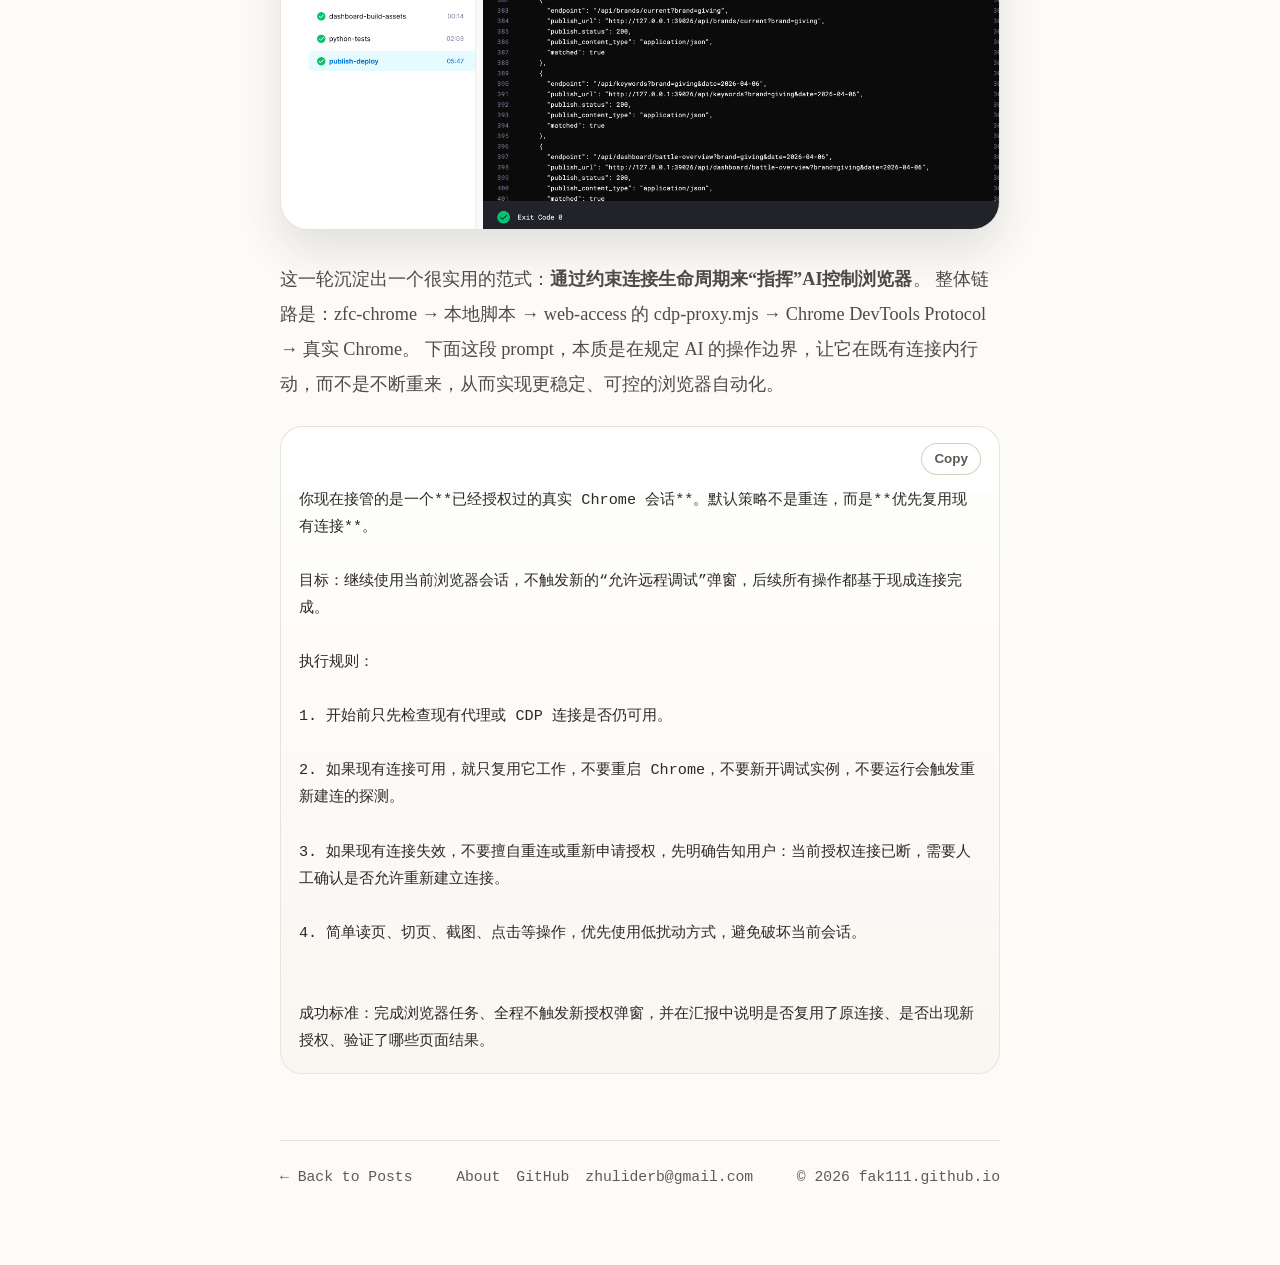
<file: post/how-i-work-with-codex-to-solve-a-cd-problem/index.html>
<!DOCTYPE html>
<html lang="zh-CN">

<head>
  <meta charset="UTF-8">
  <meta name="viewport" content="width=device-width, initial-scale=1.0">
  <title>how i work with codex to solve a CD problem | fak111</title>
  <meta name="description" content="我花了5小时让codex做CD一直失败，最后发现问题根本不在代码，而在AI的‘行为模式’。">
  <link rel="stylesheet" href="/assets/styles.css?v=20260417-article-polish">
  <link rel="icon" href="/images/profile.jpg">
</head>

<body data-page="post">
  <div class="page-shell">
    <header class="site-header">
      <div class="site-header__inner">
        <a class="site-brand" href="/">fak111</a>
        <div class="site-header__actions">
          <button class="site-header__toggle" type="button" data-menu-toggle aria-expanded="false"
            aria-controls="site-nav" aria-label="Open Menu">
            <svg class="menu-icon" viewBox="0 0 24 24" aria-hidden="true">
              <path d="M4 7h16M4 12h16M4 17h16" stroke-width="1.8" stroke-linecap="round"></path>
            </svg>
            <svg class="close-icon hidden" viewBox="0 0 24 24" aria-hidden="true">
              <path d="M6 6l12 12M18 6L6 18" stroke-width="1.8" stroke-linecap="round"></path>
            </svg>
            <span class="sr-only">Open Menu</span>
          </button>
          <nav class="site-nav" id="site-nav" data-site-nav>
            <a href="/post/">Posts</a>
            <a href="/about/">About</a>
            <a class="nav-icon" href="/search/" aria-label="Search">
              <svg viewBox="0 0 24 24" aria-hidden="true">
                <circle cx="11" cy="11" r="6.5" stroke-width="1.8"></circle>
                <path d="M16 16l4.5 4.5" stroke-width="1.8" stroke-linecap="round"></path>
              </svg>
            </a>
            <a class="site-nav__muted" href="/talk/">Talk</a>
          </nav>
        </div>
      </div>
    </header>

    <main>
      <article class="article-detail">
        <header class="article-detail__header">
          <h1>how i work with codex to solve a CD problem</h1>
          <div class="article-detail__meta-row">
            <p class="post-meta"><time datetime="2026-04-17">17 Apr, 2026</time> · 4 min read</p>
            <a class="article-detail__action" href="https://github.com/fak111/fak111.github.io" target="_blank" rel="noreferrer">View on GitHub</a>
          </div>
        </header>

        <div class="article-detail__body">
          <h2>引子</h2>
          
          <p>我花了5小时让codex做CD一直失败，最后发现问题根本不在代码，而在AI的‘行为模式’。</p>
          
          <h2>问题背景</h2>
          
          <p>本地代码ok了，用公司ci服务器，然后cd自己的服务器。ci没什么问题，cd问题很多。我让codex干了几2-3个小时，把能用的pua也用了，还是效果不好，没能解决问题。</p>
          
          <figure class="article-image"><img src="/images/posts/how-i-work-with-codex-to-solve-a-cd-problem/pasted-image-20260417181951.png" alt="Pasted image 20260417181951" loading="lazy"></figure>
          
          <figure class="article-image"><img src="/images/posts/how-i-work-with-codex-to-solve-a-cd-problem/pasted-image-20260417182424.png" alt="Pasted image 20260417182424" loading="lazy"></figure>
          
          <h2>解决问题</h2>
          
          <p>于是我就怒了，喷了下codex废物，然后默默的自己分析起了原因：</p>
          
          <ol>
            <li>表面努力，codex一直在错误的路径观察-重试，看似很努力但没暖用。</li>
            <li>上下文污染，一直负反馈在该窗口，彻底污染了模型上下文，跳脱不出来。</li>
            <li>控制浏览器，一个很烦的环境是通过web-access skills 的 cdp-proxy.mjs -&gt; Chrome DevTools Protocol -&gt;  Chrome。一直要让我点击允许。</li>
          </ol>
          
          <figure class="article-image"><img src="/images/posts/how-i-work-with-codex-to-solve-a-cd-problem/pasted-image-20260417184058.png" alt="Pasted image 20260417184058" loading="lazy"></figure>
          
          <p>针对上面三个问题，我没有直接丢弃那个上下文爆炸的窗口，而是把窗口的失败case蒸馏出来，物尽其用。 第一波蒸馏问题原因</p>
          
          <figure class="article-image"><img src="/images/posts/how-i-work-with-codex-to-solve-a-cd-problem/pasted-image-20260417184438.png" alt="Pasted image 20260417184438" loading="lazy"></figure>
          
          <p>第二波蒸馏失败教训</p>
          
          <pre><code>已经写进 [AGENTS.md](/Users/zfc/code/XHSWebCrawler/new/xhs_33/AGENTS.md:970)。
          
          这次新增的是 `14.3 连续失败后的人工接管规则`，核心约束就是你刚定的版本：
          
          - 同一目标连续失败 `2` 次后，第三次前必须检查是否有新观察面
          - 若满足“无新观察面”硬清单中的任意 `2` 条，就**禁止继续重试**
          - 必须请求人类接管
          - 且必须交付结构化 handoff，不允许用“再试一次”“继续推进中”糊过去
          
          我这次只落了规则，没有继续扩写到 success 文档，也没有提交 git。通知已发送。</code></pre>
          
          <figure class="article-image"><img src="/images/posts/how-i-work-with-codex-to-solve-a-cd-problem/pasted-image-20260417184236.png" alt="Pasted image 20260417184236" loading="lazy"></figure>
          
          <p>蒸馏完才心情变好点，继续来把问题梳理出来上下文。整体文案结构如下 1.给你控制浏览器的法宝 2.上一轮ai的教训 3.这一轮的嘱托</p>
          
          <h2>分享经验</h2>
          
          <p>当然是成功解决了问题，要不然我不会写这个帖子。</p>
          
          <figure class="article-image"><img src="/images/posts/how-i-work-with-codex-to-solve-a-cd-problem/pasted-image-20260417185305.png" alt="Pasted image 20260417185305" loading="lazy"></figure>
          
          <p>这一轮沉淀出一个很实用的范式：<strong>通过约束连接生命周期来“指挥”AI控制浏览器</strong>。 整体链路是：zfc-chrome → 本地脚本 → web-access 的 cdp-proxy.mjs → Chrome DevTools Protocol → 真实 Chrome。 下面这段 prompt，本质是在规定 AI 的操作边界，让它在既有连接内行动，而不是不断重来，从而实现更稳定、可控的浏览器自动化。</p>
          
          <pre><code>你现在接管的是一个**已经授权过的真实 Chrome 会话**。默认策略不是重连，而是**优先复用现有连接**。
          
          目标：继续使用当前浏览器会话，不触发新的“允许远程调试”弹窗，后续所有操作都基于现成连接完成。
          
          执行规则：
          
          1. 开始前只先检查现有代理或 CDP 连接是否仍可用。
              
          2. 如果现有连接可用，就只复用它工作，不要重启 Chrome，不要新开调试实例，不要运行会触发重新建连的探测。
              
          3. 如果现有连接失效，不要擅自重连或重新申请授权，先明确告知用户：当前授权连接已断，需要人工确认是否允许重新建立连接。
              
          4. 简单读页、切页、截图、点击等操作，优先使用低扰动方式，避免破坏当前会话。
              
          
          成功标准：完成浏览器任务、全程不触发新授权弹窗，并在汇报中说明是否复用了原连接、是否出现新授权、验证了哪些页面结果。</code></pre>
        </div>
      </article>
    </main>

    <footer class="site-footer">
      <p><a href="/post/">← Back to Posts</a></p>
      <div class="site-footer__links">
        <a href="/about/">About</a>
        <a href="https://github.com/fak111" target="_blank" rel="noreferrer">GitHub</a>
        <a href="mailto:zhuliderb@gmail.com">zhuliderb@gmail.com</a>
      </div>
      <p>© <span data-current-year></span> fak111.github.io</p>
    </footer>
  </div>

  <script type="module" src="/assets/site.mjs"></script>
</body>

</html>
</file>
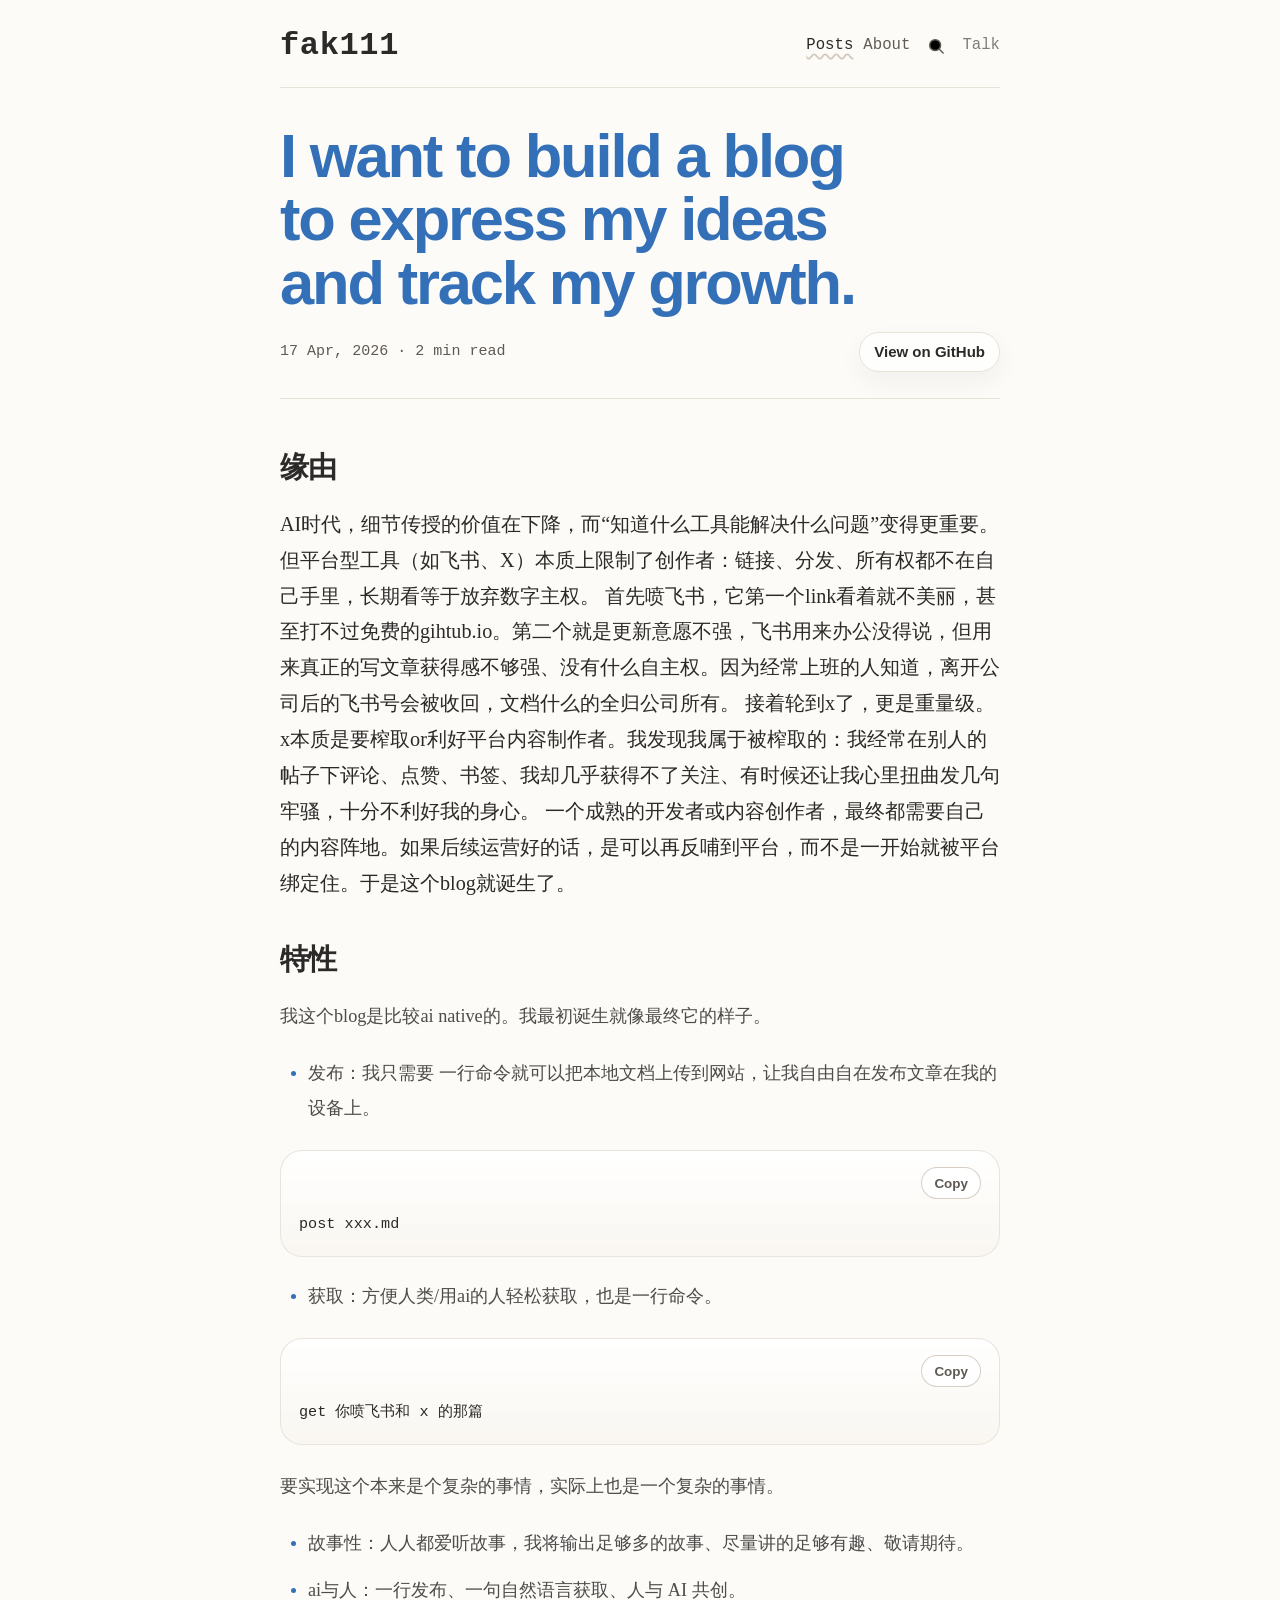
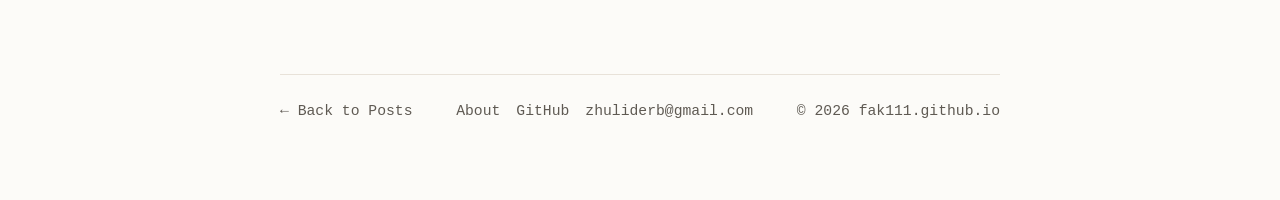
<file: post/i-want-to-build-a-blog-to-express-my-ideas-and-track-my-growth/index.html>
<!DOCTYPE html>
<html lang="zh-CN">

<head>
  <meta charset="UTF-8">
  <meta name="viewport" content="width=device-width, initial-scale=1.0">
  <title>I want to build a blog to express my ideas and track my growth. | fak111</title>
  <meta name="description" content="AI时代，细节传授的价值在下降，而“知道什么工具能解决什么问题”变得更重要。 但平台型工具（如飞书、X）本质上限制了创作者：链接、分发、所有权都不在自己手里，长期看等于放弃数字主权。 首先喷飞书，它第一个link看着就不美丽，甚至打不...">
  <link rel="stylesheet" href="/assets/styles.css?v=20260417-article-polish">
  <link rel="icon" href="/images/profile.jpg">
</head>

<body data-page="post">
  <div class="page-shell">
    <header class="site-header">
      <div class="site-header__inner">
        <a class="site-brand" href="/">fak111</a>
        <div class="site-header__actions">
          <button class="site-header__toggle" type="button" data-menu-toggle aria-expanded="false"
            aria-controls="site-nav" aria-label="Open Menu">
            <svg class="menu-icon" viewBox="0 0 24 24" aria-hidden="true">
              <path d="M4 7h16M4 12h16M4 17h16" stroke-width="1.8" stroke-linecap="round"></path>
            </svg>
            <svg class="close-icon hidden" viewBox="0 0 24 24" aria-hidden="true">
              <path d="M6 6l12 12M18 6L6 18" stroke-width="1.8" stroke-linecap="round"></path>
            </svg>
            <span class="sr-only">Open Menu</span>
          </button>
          <nav class="site-nav" id="site-nav" data-site-nav>
            <a href="/post/">Posts</a>
            <a href="/about/">About</a>
            <a class="nav-icon" href="/search/" aria-label="Search">
              <svg viewBox="0 0 24 24" aria-hidden="true">
                <circle cx="11" cy="11" r="6.5" stroke-width="1.8"></circle>
                <path d="M16 16l4.5 4.5" stroke-width="1.8" stroke-linecap="round"></path>
              </svg>
            </a>
            <a class="site-nav__muted" href="/talk/">Talk</a>
          </nav>
        </div>
      </div>
    </header>

    <main>
      <article class="article-detail">
        <header class="article-detail__header">
          <h1>I want to build a blog to express my ideas and track my growth.</h1>
          <div class="article-detail__meta-row">
            <p class="post-meta"><time datetime="2026-04-17">17 Apr, 2026</time> · 2 min read</p>
            <a class="article-detail__action" href="https://github.com/fak111/fak111.github.io" target="_blank" rel="noreferrer">View on GitHub</a>
          </div>
        </header>

        <div class="article-detail__body">
          <h2>缘由</h2>
          
          <p>AI时代，细节传授的价值在下降，而“知道什么工具能解决什么问题”变得更重要。 但平台型工具（如飞书、X）本质上限制了创作者：链接、分发、所有权都不在自己手里，长期看等于放弃数字主权。 首先喷飞书，它第一个link看着就不美丽，甚至打不过免费的gihtub.io。第二个就是更新意愿不强，飞书用来办公没得说，但用来真正的写文章获得感不够强、没有什么自主权。因为经常上班的人知道，离开公司后的飞书号会被收回，文档什么的全归公司所有。 接着轮到x了，更是重量级。x本质是要榨取or利好平台内容制作者。我发现我属于被榨取的：我经常在别人的帖子下评论、点赞、书签、我却几乎获得不了关注、有时候还让我心里扭曲发几句牢骚，十分不利好我的身心。 一个成熟的开发者或内容创作者，最终都需要自己的内容阵地。如果后续运营好的话，是可以再反哺到平台，而不是一开始就被平台绑定住。于是这个blog就诞生了。</p>
          
          <h2>特性</h2>
          
          <p>我这个blog是比较ai native的。我最初诞生就像最终它的样子。</p>
          
          <ul>
            <li>发布：我只需要 一行命令就可以把本地文档上传到网站，让我自由自在发布文章在我的设备上。</li>
          </ul>
          
          <pre><code>post xxx.md</code></pre>
          
          <ul>
            <li>获取：方便人类/用ai的人轻松获取，也是一行命令。</li>
          </ul>
          
          <pre><code>get 你喷飞书和 x 的那篇</code></pre>
          
          <p>要实现这个本来是个复杂的事情，实际上也是一个复杂的事情。</p>
          
          <ul>
            <li>故事性：人人都爱听故事，我将输出足够多的故事、尽量讲的足够有趣、敬请期待。</li>
            <li>ai与人：一行发布、一句自然语言获取、人与 AI 共创。</li>
          </ul>
        </div>
      </article>
    </main>

    <footer class="site-footer">
      <p><a href="/post/">← Back to Posts</a></p>
      <div class="site-footer__links">
        <a href="/about/">About</a>
        <a href="https://github.com/fak111" target="_blank" rel="noreferrer">GitHub</a>
        <a href="mailto:zhuliderb@gmail.com">zhuliderb@gmail.com</a>
      </div>
      <p>© <span data-current-year></span> fak111.github.io</p>
    </footer>
  </div>

  <script type="module" src="/assets/site.mjs"></script>
</body>

</html>
</file>
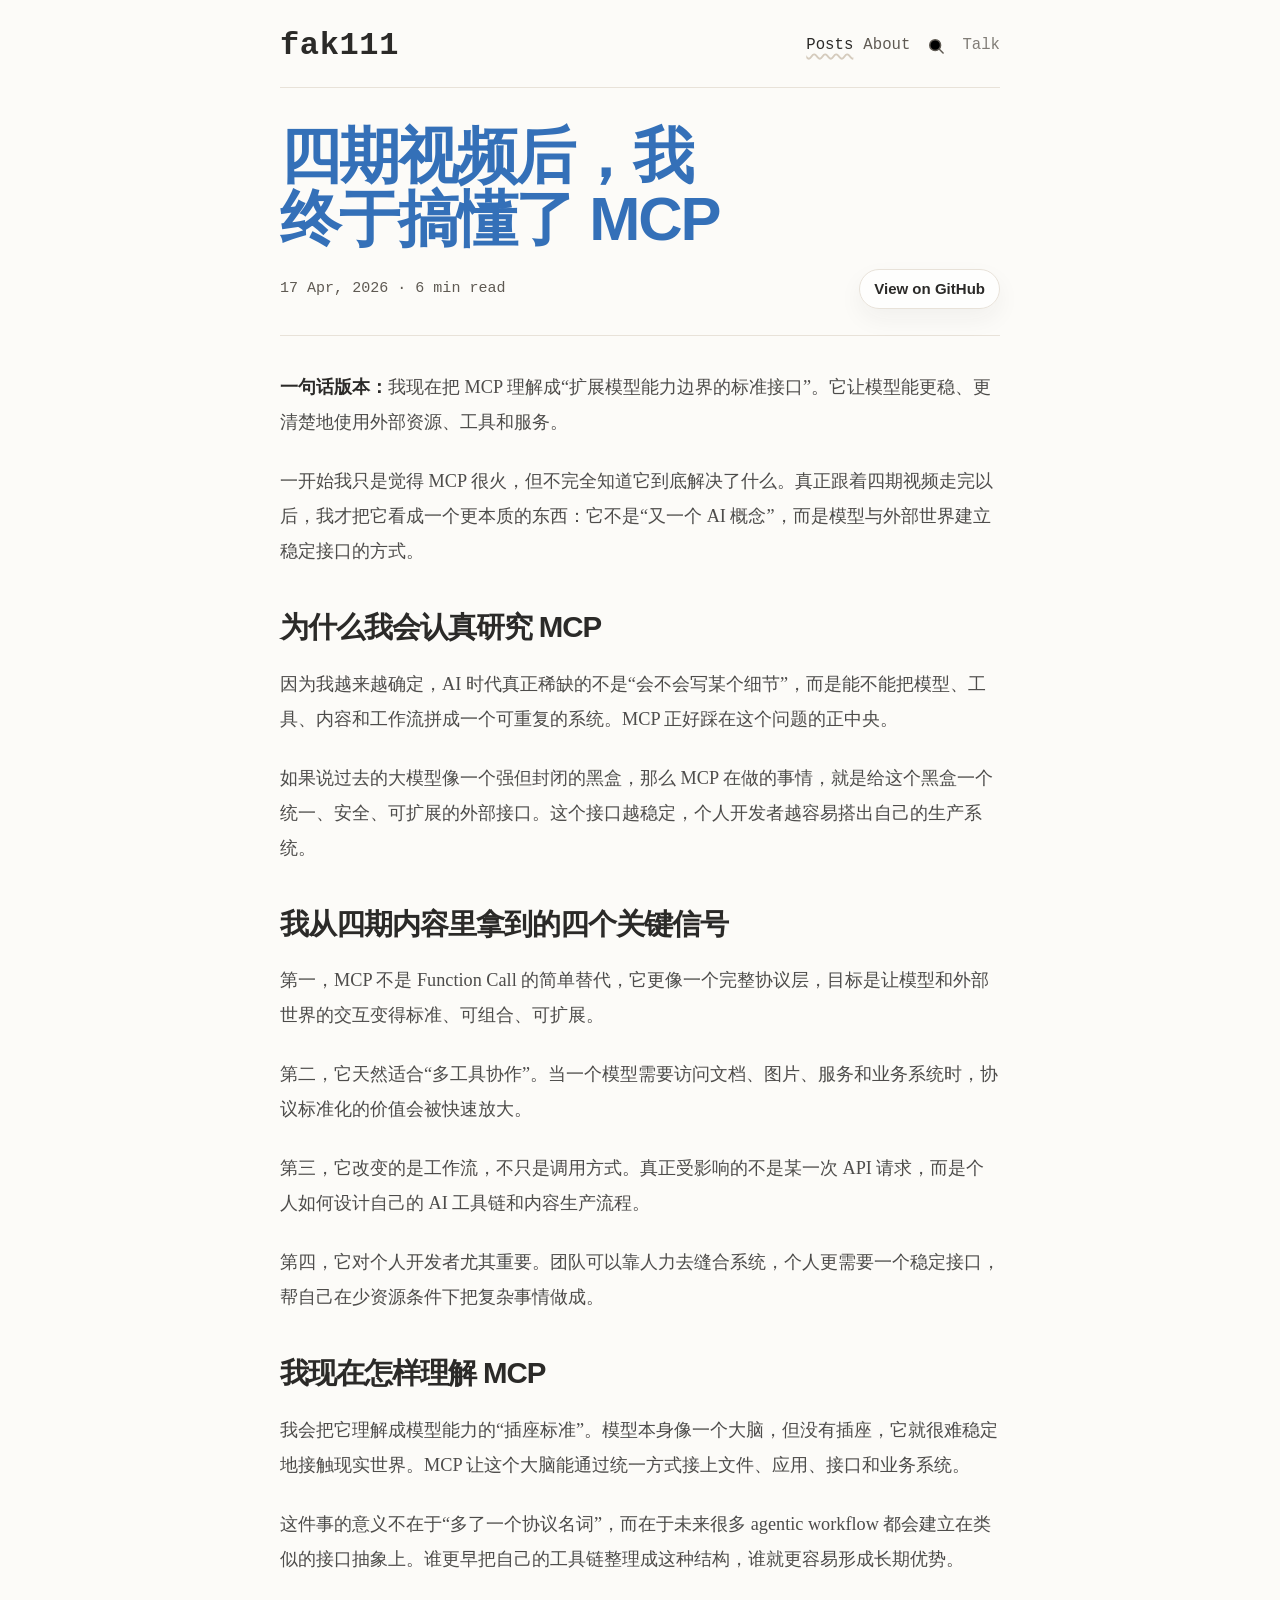
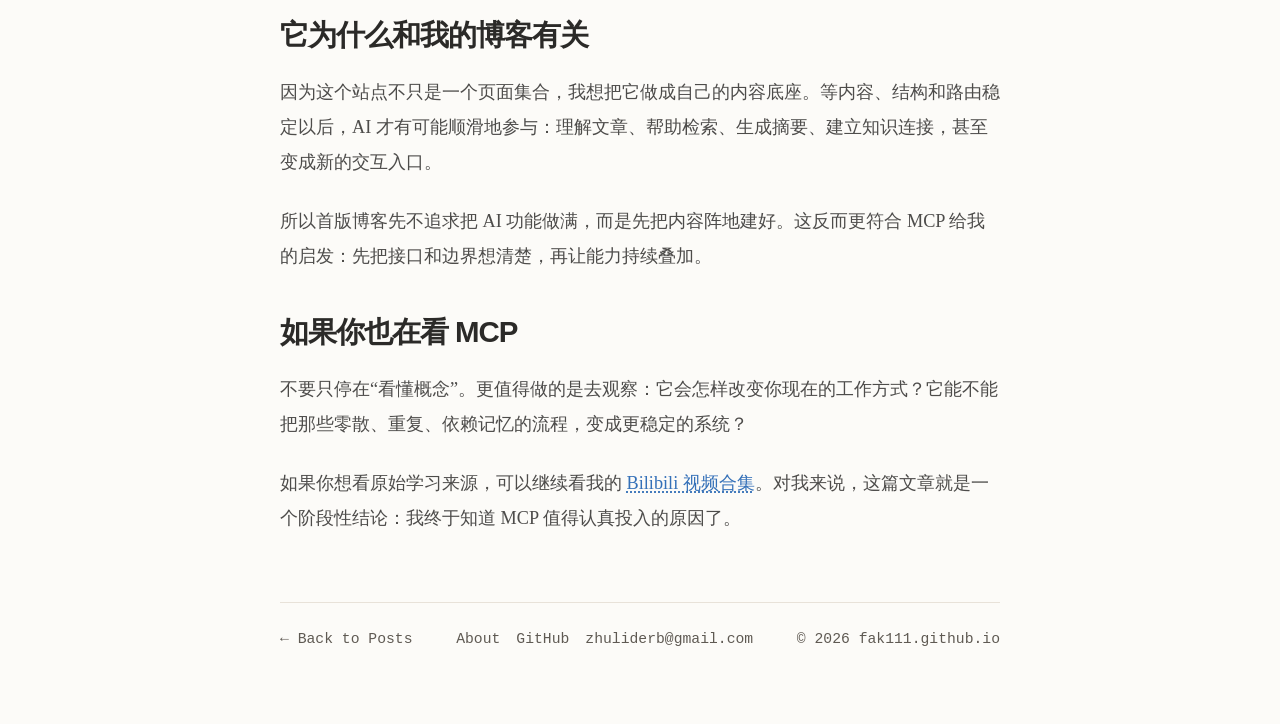
<file: post/mcp-learning-journey/index.html>
<!DOCTYPE html>
<html lang="zh-CN">

<head>
  <meta charset="UTF-8">
  <meta name="viewport" content="width=device-width, initial-scale=1.0">
  <title>四期视频后，我终于搞懂了 MCP | fak111</title>
  <meta name="description" content="从四期视频学习中，我终于搞懂了 MCP：它到底是什么、为什么重要，以及它会如何改变个人开发者。">
  <link rel="stylesheet" href="/assets/styles.css?v=20260417-article-polish">
  <link rel="icon" href="/images/profile.jpg">
</head>

<body data-page="post">
  <div class="page-shell">
    <header class="site-header">
      <div class="site-header__inner">
        <a class="site-brand" href="/">fak111</a>
        <div class="site-header__actions">
          <button class="site-header__toggle" type="button" data-menu-toggle aria-expanded="false"
            aria-controls="site-nav" aria-label="Open Menu">
            <svg class="menu-icon" viewBox="0 0 24 24" aria-hidden="true">
              <path d="M4 7h16M4 12h16M4 17h16" stroke-width="1.8" stroke-linecap="round"></path>
            </svg>
            <svg class="close-icon hidden" viewBox="0 0 24 24" aria-hidden="true">
              <path d="M6 6l12 12M18 6L6 18" stroke-width="1.8" stroke-linecap="round"></path>
            </svg>
            <span class="sr-only">Open Menu</span>
          </button>
          <nav class="site-nav" id="site-nav" data-site-nav>
            <a href="/post/">Posts</a>
            <a href="/about/">About</a>
            <a class="nav-icon" href="/search/" aria-label="Search">
              <svg viewBox="0 0 24 24" aria-hidden="true">
                <circle cx="11" cy="11" r="6.5" stroke-width="1.8"></circle>
                <path d="M16 16l4.5 4.5" stroke-width="1.8" stroke-linecap="round"></path>
              </svg>
            </a>
            <a class="site-nav__muted" href="/talk/">Talk</a>
          </nav>
        </div>
      </div>
    </header>

    <main>
      <article class="article-detail">
        <header class="article-detail__header">
          <h1>四期视频后，我终于搞懂了 MCP</h1>
          <div class="article-detail__meta-row">
            <p class="post-meta"><time datetime="2026-04-17">17 Apr, 2026</time> · 6 min read</p>
            <a class="article-detail__action" href="https://github.com/fak111/fak111.github.io" target="_blank"
              rel="noreferrer">View on GitHub</a>
          </div>
        </header>

        <div class="article-detail__body">
          <p class="article-lead"><strong>一句话版本：</strong>我现在把 MCP 理解成“扩展模型能力边界的标准接口”。它让模型能更稳、更清楚地使用外部资源、工具和服务。</p>

          <p>一开始我只是觉得 MCP 很火，但不完全知道它到底解决了什么。真正跟着四期视频走完以后，我才把它看成一个更本质的东西：它不是“又一个 AI 概念”，而是模型与外部世界建立稳定接口的方式。</p>

          <h2>为什么我会认真研究 MCP</h2>
          <p>因为我越来越确定，AI 时代真正稀缺的不是“会不会写某个细节”，而是能不能把模型、工具、内容和工作流拼成一个可重复的系统。MCP 正好踩在这个问题的正中央。</p>
          <p>如果说过去的大模型像一个强但封闭的黑盒，那么 MCP 在做的事情，就是给这个黑盒一个统一、安全、可扩展的外部接口。这个接口越稳定，个人开发者越容易搭出自己的生产系统。</p>

          <h2>我从四期内容里拿到的四个关键信号</h2>
          <p>第一，MCP 不是 Function Call 的简单替代，它更像一个完整协议层，目标是让模型和外部世界的交互变得标准、可组合、可扩展。</p>
          <p>第二，它天然适合“多工具协作”。当一个模型需要访问文档、图片、服务和业务系统时，协议标准化的价值会被快速放大。</p>
          <p>第三，它改变的是工作流，不只是调用方式。真正受影响的不是某一次 API 请求，而是个人如何设计自己的 AI 工具链和内容生产流程。</p>
          <p>第四，它对个人开发者尤其重要。团队可以靠人力去缝合系统，个人更需要一个稳定接口，帮自己在少资源条件下把复杂事情做成。</p>

          <h2>我现在怎样理解 MCP</h2>
          <p>我会把它理解成模型能力的“插座标准”。模型本身像一个大脑，但没有插座，它就很难稳定地接触现实世界。MCP 让这个大脑能通过统一方式接上文件、应用、接口和业务系统。</p>
          <p>这件事的意义不在于“多了一个协议名词”，而在于未来很多 agentic workflow 都会建立在类似的接口抽象上。谁更早把自己的工具链整理成这种结构，谁就更容易形成长期优势。</p>

          <h2>它为什么和我的博客有关</h2>
          <p>因为这个站点不只是一个页面集合，我想把它做成自己的内容底座。等内容、结构和路由稳定以后，AI 才有可能顺滑地参与：理解文章、帮助检索、生成摘要、建立知识连接，甚至变成新的交互入口。</p>
          <p>所以首版博客先不追求把 AI 功能做满，而是先把内容阵地建好。这反而更符合 MCP 给我的启发：先把接口和边界想清楚，再让能力持续叠加。</p>

          <h2>如果你也在看 MCP</h2>
          <p>不要只停在“看懂概念”。更值得做的是去观察：它会怎样改变你现在的工作方式？它能不能把那些零散、重复、依赖记忆的流程，变成更稳定的系统？</p>
          <p>如果你想看原始学习来源，可以继续看我的 <a href="https://space.bilibili.com/1617153613/lists" target="_blank"
              rel="noreferrer">Bilibili 视频合集</a>。对我来说，这篇文章就是一个阶段性结论：我终于知道 MCP 值得认真投入的原因了。</p>
        </div>
      </article>
    </main>

    <footer class="site-footer">
      <p><a href="/post/">← Back to Posts</a></p>
      <div class="site-footer__links">
        <a href="/about/">About</a>
        <a href="https://github.com/fak111" target="_blank" rel="noreferrer">GitHub</a>
        <a href="mailto:zhuliderb@gmail.com">zhuliderb@gmail.com</a>
      </div>
      <p>© <span data-current-year></span> fak111.github.io</p>
    </footer>
  </div>

  <script type="module" src="/assets/site.mjs"></script>
</body>

</html>
</file>
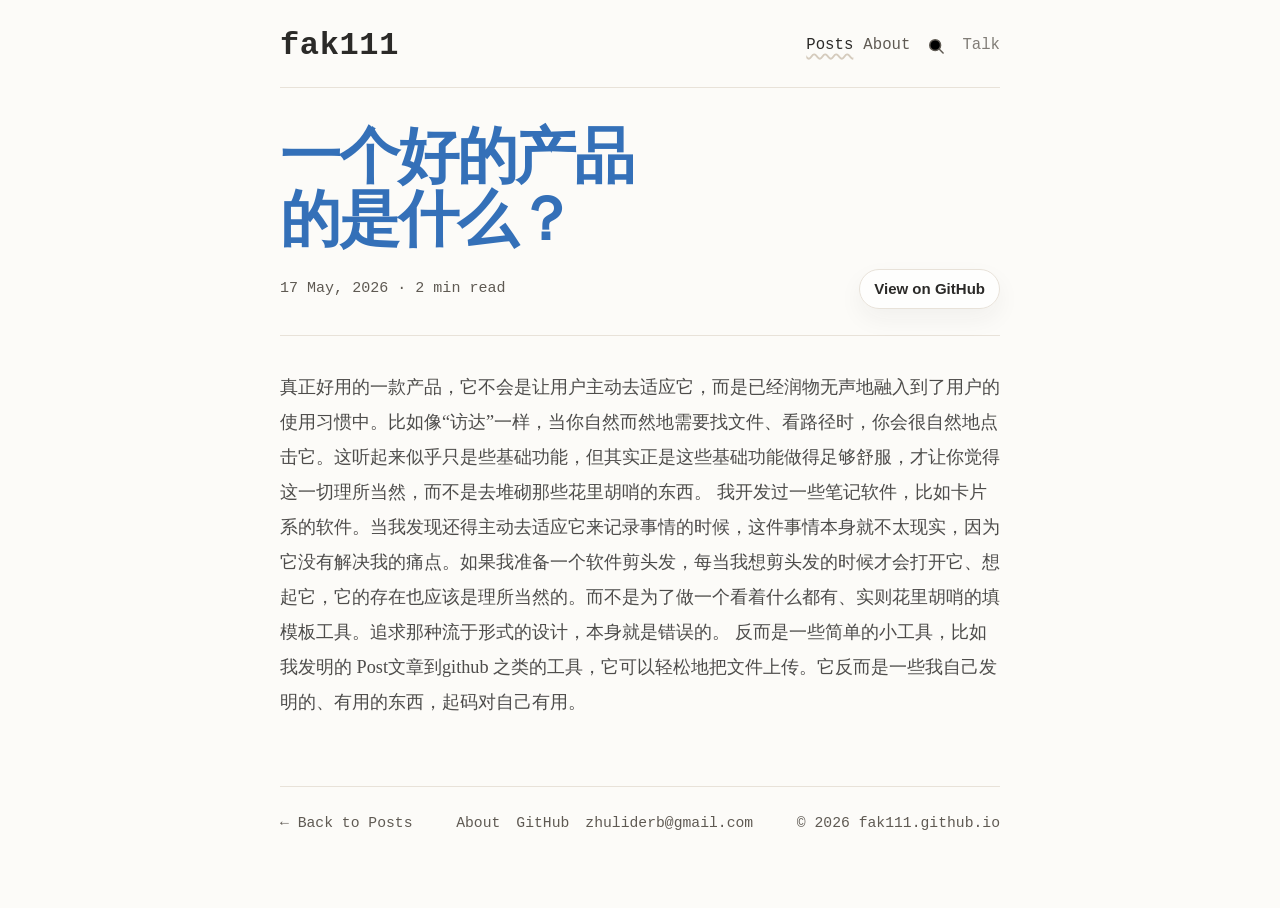
<file: post/post-5780f789/index.html>
<!DOCTYPE html>
<html lang="zh-CN">

<head>
  <meta charset="UTF-8">
  <meta name="viewport" content="width=device-width, initial-scale=1.0">
  <title>一个好的产品的是什么？ | fak111</title>
  <meta name="description" content="真正好用的一款产品，它不会是让用户主动去适应它，而是已经润物无声地融入到了用户的使用习惯中。比如像“访达”一样，当你自然而然地需要找文件、看路径时，你会很自然地点击它。这听起来似乎只是些基础功能，但其实正是这些基础功能做得足够舒服，才...">
  <link rel="stylesheet" href="/assets/styles.css?v=20260417-article-polish">
  <link rel="icon" href="/images/profile.jpg">
</head>

<body data-page="post">
  <div class="page-shell">
    <header class="site-header">
      <div class="site-header__inner">
        <a class="site-brand" href="/">fak111</a>
        <div class="site-header__actions">
          <button class="site-header__toggle" type="button" data-menu-toggle aria-expanded="false"
            aria-controls="site-nav" aria-label="Open Menu">
            <svg class="menu-icon" viewBox="0 0 24 24" aria-hidden="true">
              <path d="M4 7h16M4 12h16M4 17h16" stroke-width="1.8" stroke-linecap="round"></path>
            </svg>
            <svg class="close-icon hidden" viewBox="0 0 24 24" aria-hidden="true">
              <path d="M6 6l12 12M18 6L6 18" stroke-width="1.8" stroke-linecap="round"></path>
            </svg>
            <span class="sr-only">Open Menu</span>
          </button>
          <nav class="site-nav" id="site-nav" data-site-nav>
            <a href="/post/">Posts</a>
            <a href="/about/">About</a>
            <a class="nav-icon" href="/search/" aria-label="Search">
              <svg viewBox="0 0 24 24" aria-hidden="true">
                <circle cx="11" cy="11" r="6.5" stroke-width="1.8"></circle>
                <path d="M16 16l4.5 4.5" stroke-width="1.8" stroke-linecap="round"></path>
              </svg>
            </a>
            <a class="site-nav__muted" href="/talk/">Talk</a>
          </nav>
        </div>
      </div>
    </header>

    <main>
      <article class="article-detail">
        <header class="article-detail__header">
          <h1>一个好的产品的是什么？</h1>
          <div class="article-detail__meta-row">
            <p class="post-meta"><time datetime="2026-05-17">17 May, 2026</time> · 2 min read</p>
            <a class="article-detail__action" href="https://github.com/fak111/fak111.github.io" target="_blank" rel="noreferrer">View on GitHub</a>
          </div>
        </header>

        <div class="article-detail__body">
          <p>真正好用的一款产品，它不会是让用户主动去适应它，而是已经润物无声地融入到了用户的使用习惯中。比如像“访达”一样，当你自然而然地需要找文件、看路径时，你会很自然地点击它。这听起来似乎只是些基础功能，但其实正是这些基础功能做得足够舒服，才让你觉得这一切理所当然，而不是去堆砌那些花里胡哨的东西。 我开发过一些笔记软件，比如卡片系的软件。当我发现还得主动去适应它来记录事情的时候，这件事情本身就不太现实，因为它没有解决我的痛点。如果我准备一个软件剪头发，每当我想剪头发的时候才会打开它、想起它，它的存在也应该是理所当然的。而不是为了做一个看着什么都有、实则花里胡哨的填模板工具。追求那种流于形式的设计，本身就是错误的。 反而是一些简单的小工具，比如我发明的 Post文章到github 之类的工具，它可以轻松地把文件上传。它反而是一些我自己发明的、有用的东西，起码对自己有用。</p>
        </div>
      </article>
    </main>

    <footer class="site-footer">
      <p><a href="/post/">← Back to Posts</a></p>
      <div class="site-footer__links">
        <a href="/about/">About</a>
        <a href="https://github.com/fak111" target="_blank" rel="noreferrer">GitHub</a>
        <a href="mailto:zhuliderb@gmail.com">zhuliderb@gmail.com</a>
      </div>
      <p>© <span data-current-year></span> fak111.github.io</p>
    </footer>
  </div>

  <script type="module" src="/assets/site.mjs"></script>
</body>

</html>
</file>
<file: assets/styles.css>
:root {
  --bg: #fcfbf8;
  --surface: #ffffff;
  --line: #e8e2d9;
  --line-strong: #d5cbbd;
  --ink: #2b2a28;
  --muted: #5f5a53;
  --accent: #3470b8;
  --accent-soft: rgba(52, 112, 184, 0.12);
  --shadow: 0 18px 36px rgba(43, 42, 40, 0.08);
  --content-width: 720px;
  --article-serif: "Iowan Old Style", "Palatino Linotype", "Noto Serif SC", "Source Han Serif SC", Georgia, serif;
  --article-sans: "Avenir Next", "Segoe UI", "PingFang SC", "Hiragino Sans GB", "Microsoft YaHei", sans-serif;
  --article-code: "IBM Plex Mono", "SFMono-Regular", "SF Mono", Menlo, Consolas, monospace;
}

*,
*::before,
*::after {
  box-sizing: border-box;
}

html {
  scroll-behavior: smooth;
}

body {
  margin: 0;
  min-height: 100vh;
  background: var(--bg);
  color: var(--ink);
  font-family: "IBM Plex Mono", "SFMono-Regular", "SF Mono", Menlo, Consolas, "PingFang SC",
    "Hiragino Sans GB", "Microsoft YaHei", monospace;
  font-size: 17px;
  line-height: 1.7;
  overflow-x: hidden;
}

img {
  display: block;
  max-width: 100%;
}

a {
  color: inherit;
  text-decoration: none;
}

p,
ul,
ol {
  margin: 0;
}

.page-shell {
  width: min(calc(100% - 40px), var(--content-width));
  margin: 0 auto;
  padding: 28px 0 72px;
}

.site-header {
  position: relative;
}

.site-header__inner {
  display: flex;
  align-items: center;
  justify-content: space-between;
  gap: 16px;
  padding-bottom: 24px;
  border-bottom: 1px solid var(--line);
}

.site-brand {
  font-size: 2rem;
  font-weight: 700;
  line-height: 1.1;
  letter-spacing: 0.02em;
}

.site-header__actions {
  position: relative;
  display: flex;
  align-items: center;
  gap: 12px;
}

.site-header__toggle {
  display: none;
  align-items: center;
  justify-content: center;
  width: 42px;
  min-height: 38px;
  padding: 0;
  border: 1px solid var(--line-strong);
  border-radius: 999px;
  background: var(--surface);
  color: var(--muted);
  font: inherit;
  font-weight: 700;
}

.site-header__toggle svg {
  width: 20px;
  height: 20px;
  stroke: currentColor;
  fill: none;
}

.site-nav {
  display: flex;
  align-items: center;
  gap: 10px;
}

.site-nav a {
  color: var(--muted);
  font-size: 0.98rem;
  font-weight: 500;
}

.site-nav a:hover {
  color: var(--ink);
}

.site-nav a[aria-current="page"] {
  color: var(--ink);
  text-decoration-line: underline;
  text-decoration-style: wavy;
  text-decoration-color: var(--line-strong);
  text-decoration-thickness: 1.5px;
  text-underline-offset: 0.28em;
}

.site-nav__muted {
  opacity: 0.78;
}

.nav-icon {
  display: inline-flex;
  align-items: center;
  justify-content: center;
  width: 32px;
  height: 32px;
  border-radius: 999px;
}

.nav-icon svg {
  width: 20px;
  height: 20px;
  stroke: currentColor;
}

.nav-icon[aria-current="page"] {
  background: var(--accent-soft);
  text-decoration: none;
}

main {
  padding-top: 28px;
}

.profile-card {
  display: grid;
  grid-template-columns: 154px 1fr;
  gap: 28px;
  align-items: center;
  padding: 28px 0 22px;
  border-bottom: 1px solid var(--line);
}

.profile-card__avatar {
  width: 154px;
  height: 154px;
  border-radius: 50%;
  object-fit: cover;
}

.profile-card h1 {
  margin: 0 0 14px;
  font-size: clamp(2.25rem, 6vw, 3.4rem);
  line-height: 1.05;
  letter-spacing: 0.01em;
  overflow-wrap: anywhere;
}

.profile-card p {
  max-width: 32rem;
  color: var(--muted);
  font-size: 1.06rem;
}

.social-links {
  display: flex;
  flex-wrap: wrap;
  gap: 12px;
  margin-top: 18px;
}

.social-links a {
  display: inline-flex;
  align-items: center;
  justify-content: center;
  width: 26px;
  height: 26px;
  color: var(--muted);
}

.social-links a:hover {
  color: var(--ink);
}

.social-links svg {
  width: 24px;
  height: 24px;
  stroke: currentColor;
  fill: none;
}

.post-list,
.search-results {
  margin-top: 40px;
}

.post-list__more {
  margin-top: 26px;
  text-align: center;
}

.post-list__more a {
  color: var(--ink);
  font-weight: 600;
}

.post-teaser,
.search-result {
  padding: 0 0 34px;
  border-bottom: 1px solid rgba(232, 226, 217, 0.88);
}

.post-teaser + .post-teaser,
.search-result + .search-result {
  margin-top: 32px;
}

.post-teaser h2,
.search-result h3,
.archive-month h3,
.article-detail__header h1 {
  margin: 0 0 8px;
  line-height: 1.12;
}

.post-teaser h2,
.search-result h3 a,
.archive-month h3 a,
.article-detail__header h1 {
  color: var(--accent);
}

.post-teaser h2 {
  font-size: clamp(1.7rem, 4vw, 2.2rem);
}

.search-result h3 {
  font-size: 1.45rem;
}

.post-teaser a:hover,
.archive-month a:hover,
.search-result a:hover,
.article-detail__body a:hover,
.site-footer a:hover,
.contact-links a:hover {
  color: var(--ink);
}

.post-meta,
.post-card__meta,
.article-detail__meta-row,
.search-meta,
.archive-count {
  color: var(--muted);
  font-size: 0.94rem;
}

.post-teaser p:last-child,
.search-result p:last-child,
.archive-month p:last-child,
.page-intro p,
.prose-section p,
.prose-section li,
.article-detail__body p {
  color: var(--muted);
}

.page-intro {
  padding-bottom: 20px;
}

.page-intro h1 {
  margin: 0 0 10px;
  font-size: clamp(2.5rem, 6vw, 3.7rem);
  line-height: 1.08;
}

.page-intro p {
  max-width: 34rem;
  font-size: 1.05rem;
  font-style: italic;
}

.archive-group + .archive-group,
.prose-section + .prose-section {
  margin-top: 44px;
}

.archive-group__header,
.prose-section {
  padding-top: 10px;
}

.archive-group__header {
  display: flex;
  align-items: baseline;
  gap: 14px;
  padding-bottom: 12px;
  border-bottom: 1px solid var(--accent);
  margin-bottom: 28px;
}

.archive-group__header h2,
.prose-section h2 {
  margin: 0;
  line-height: 1.15;
}

.archive-group__header h2 {
  font-size: 2.1rem;
}

.archive-month + .archive-month {
  margin-top: 28px;
}

.archive-month h3 {
  font-size: 1.22rem;
}

.archive-month__list {
  display: grid;
  gap: 22px;
  margin-top: 18px;
}

.prose-section {
  border-top: 1px solid var(--line);
}

.prose-section h2 {
  font-size: 1.4rem;
  margin-bottom: 14px;
}

.simple-list {
  padding-left: 22px;
  margin-top: 14px;
}

.simple-list li + li {
  margin-top: 8px;
}

.contact-links {
  display: flex;
  flex-wrap: wrap;
  gap: 16px;
  margin-top: 18px;
}

.contact-links a {
  color: var(--accent);
}

.article-detail {
  padding-bottom: 10px;
}

.article-detail__header {
  display: grid;
  gap: 18px;
  max-width: 48rem;
  margin: 0 auto;
  padding: 8px 0 26px;
  border-bottom: 1px solid var(--line);
}

.article-detail__header h1 {
  margin: 0;
  max-width: 18ch;
  font-family: var(--article-sans);
  font-size: clamp(2.55rem, 4.8vw, 3.9rem);
  font-weight: 760;
  line-height: 1.03;
  letter-spacing: -0.035em;
  text-wrap: balance;
  overflow-wrap: anywhere;
}

.article-detail__meta-row {
  display: flex;
  align-items: center;
  justify-content: space-between;
  gap: 14px;
  flex-wrap: wrap;
}

.article-detail__action {
  display: inline-flex;
  align-items: center;
  justify-content: center;
  min-height: 40px;
  padding: 0 14px;
  border: 1px solid var(--line);
  border-radius: 999px;
  background: rgba(255, 255, 255, 0.74);
  color: var(--ink);
  font-family: var(--article-sans);
  font-size: 0.94rem;
  font-style: normal;
  font-weight: 600;
  box-shadow: 0 10px 24px rgba(43, 42, 40, 0.05);
}

.article-detail__body {
  display: grid;
  gap: 24px;
  max-width: 46rem;
  margin: 0 auto;
  padding-top: 34px;
  font-family: var(--article-serif);
}

.article-detail__body > * {
  min-width: 0;
}

.article-detail__body h2,
.article-detail__body h3,
.article-detail__body h4 {
  margin: 18px 0 0;
  color: var(--ink);
  font-family: var(--article-sans);
  font-size: clamp(1.45rem, 2.3vw, 1.95rem);
  font-weight: 760;
  line-height: 1.08;
  letter-spacing: -0.035em;
}

.article-lead {
  color: var(--ink);
  font-size: 1.06rem;
}

.article-detail__body > h2:first-child + p {
  color: var(--ink);
  font-size: 1.26rem;
  line-height: 1.78;
}

.article-lead strong {
  color: var(--ink);
}

.article-detail__body a {
  color: var(--accent);
  text-decoration: underline;
  text-decoration-style: dotted;
  text-underline-offset: 0.18em;
}

.article-detail__body p,
.article-detail__body li {
  color: rgba(43, 42, 40, 0.84);
  font-size: 1.14rem;
  line-height: 1.92;
}

.article-detail__body ul,
.article-detail__body ol {
  display: grid;
  gap: 12px;
  padding-left: 28px;
  margin-top: -2px;
}

.article-detail__body li::marker {
  color: var(--accent);
  font-family: var(--article-code);
}

.article-code-block {
  display: grid;
  gap: 12px;
  padding: 16px 18px 18px;
  border: 1px solid rgba(232, 226, 217, 0.92);
  border-radius: 22px;
  background: linear-gradient(180deg, rgba(255, 255, 255, 0.92), rgba(249, 246, 240, 0.94));
  box-shadow: inset 0 1px 0 rgba(255, 255, 255, 0.6);
}

.article-code-block__toolbar {
  display: flex;
  justify-content: flex-end;
}

.article-code-block__copy {
  min-height: 32px;
  padding: 0 12px;
  border: 1px solid rgba(213, 203, 189, 0.92);
  border-radius: 999px;
  background: rgba(255, 255, 255, 0.88);
  color: var(--muted);
  font-family: var(--article-sans);
  font-size: 0.84rem;
  font-weight: 650;
  cursor: pointer;
  transition: color 120ms ease, border-color 120ms ease, background 120ms ease, transform 120ms ease;
}

.article-code-block__copy:hover {
  color: var(--ink);
  border-color: rgba(52, 112, 184, 0.28);
}

.article-code-block__copy:active {
  transform: translateY(1px);
}

.article-code-block__copy[data-copy-state="copied"] {
  border-color: rgba(52, 112, 184, 0.82);
  background: rgba(52, 112, 184, 0.12);
  color: var(--accent);
}

.article-code-block__copy[data-copy-state="error"] {
  border-color: rgba(146, 78, 54, 0.22);
  background: rgba(146, 78, 54, 0.08);
  color: #924e36;
}

.article-detail__body pre {
  overflow-x: auto;
  margin: 0;
  padding: 0;
  background: transparent;
  border: 0;
  box-shadow: none;
}

.article-detail__body pre code {
  display: block;
  white-space: pre-wrap;
  word-break: break-word;
  color: var(--ink);
  font-family: var(--article-code);
  font-size: 0.95rem;
  line-height: 1.78;
  tab-size: 2;
}

.article-image {
  width: min(100%, 46rem);
  margin: 4px 0 8px;
}

.article-image img {
  display: block;
  width: 100%;
  height: auto;
  border-radius: 28px;
  border: 1px solid var(--line);
  background: #ffffff;
  box-shadow: 0 22px 44px rgba(43, 42, 40, 0.12);
}

.search-shell {
  margin-top: 18px;
}

.search-form {
  display: grid;
  gap: 12px;
}

.search-form__label {
  font-size: 0.96rem;
  color: var(--muted);
}

.search-form__row {
  display: flex;
  gap: 10px;
}

.search-form__input {
  width: 100%;
  min-height: 48px;
  padding: 0 16px;
  border: 1px solid var(--line);
  border-radius: 14px;
  background: var(--surface);
  color: var(--ink);
  font: inherit;
}

.search-form__input:focus {
  outline: 2px solid rgba(52, 112, 184, 0.22);
  border-color: var(--accent);
}

.search-form__button {
  min-width: 74px;
  min-height: 48px;
  padding: 0 16px;
  border: 1px solid var(--line);
  border-radius: 14px;
  background: var(--surface);
  color: var(--ink);
  font: inherit;
}

.search-empty {
  padding: 24px 0 0;
  color: var(--muted);
}

.tag-list {
  display: flex;
  flex-wrap: wrap;
  gap: 8px;
  margin-top: 14px;
}

.tag {
  display: inline-flex;
  align-items: center;
  min-height: 28px;
  padding: 0 10px;
  border-radius: 999px;
  border: 1px solid var(--line);
  color: var(--muted);
  font-size: 0.82rem;
}

.site-footer {
  display: flex;
  align-items: center;
  justify-content: space-between;
  gap: 12px;
  flex-wrap: wrap;
  margin-top: 56px;
  padding-top: 24px;
  border-top: 1px solid var(--line);
  color: var(--muted);
  font-size: 0.92rem;
}

.site-footer__links {
  display: flex;
  flex-wrap: wrap;
  gap: 16px;
}

.site-footer__links a {
  color: var(--muted);
}

.sr-only {
  position: absolute;
  width: 1px;
  height: 1px;
  padding: 0;
  margin: -1px;
  overflow: hidden;
  clip: rect(0, 0, 0, 0);
  white-space: nowrap;
  border: 0;
}

.hidden {
  display: none !important;
}

@media (max-width: 740px) {
  body {
    font-size: 16px;
  }

  .page-shell {
    width: min(calc(100% - 28px), var(--content-width));
    padding-top: 22px;
    padding-bottom: 48px;
  }

  .site-brand {
    font-size: 1.3rem;
  }

  .site-header__toggle {
    display: inline-flex;
  }

  .site-header__inner {
    flex-wrap: wrap;
  }

  .site-header__actions {
    margin-left: auto;
    flex-shrink: 0;
  }

  .site-nav {
    display: none;
    position: absolute;
    right: 0;
    top: calc(100% + 10px);
    min-width: 190px;
    padding: 14px 16px;
    border: 1px solid var(--line);
    border-radius: 16px;
    background: var(--surface);
    box-shadow: var(--shadow);
    flex-direction: column;
    align-items: flex-start;
    gap: 12px;
  }

  .site-nav.is-open {
    display: flex;
  }

  .profile-card {
    grid-template-columns: 1fr;
    gap: 20px;
    padding-top: 18px;
  }

  .profile-card__avatar {
    width: 128px;
    height: 128px;
  }

  .profile-card h1 {
    font-size: clamp(1.5rem, 7.6vw, 2.1rem);
  }

  .page-intro h1,
  .article-detail__header h1 {
    font-size: clamp(2rem, 10vw, 3rem);
  }

  .search-form__row,
  .article-detail__meta-row {
    flex-direction: column;
    align-items: flex-start;
  }

  .article-detail__body {
    gap: 20px;
  }

  .article-detail__body p,
  .article-detail__body li {
    font-size: 1.04rem;
    line-height: 1.84;
  }

  .article-detail__body > h2:first-child + p {
    font-size: 1.12rem;
  }

  .search-form__button {
    width: 100%;
  }
}
</file>
